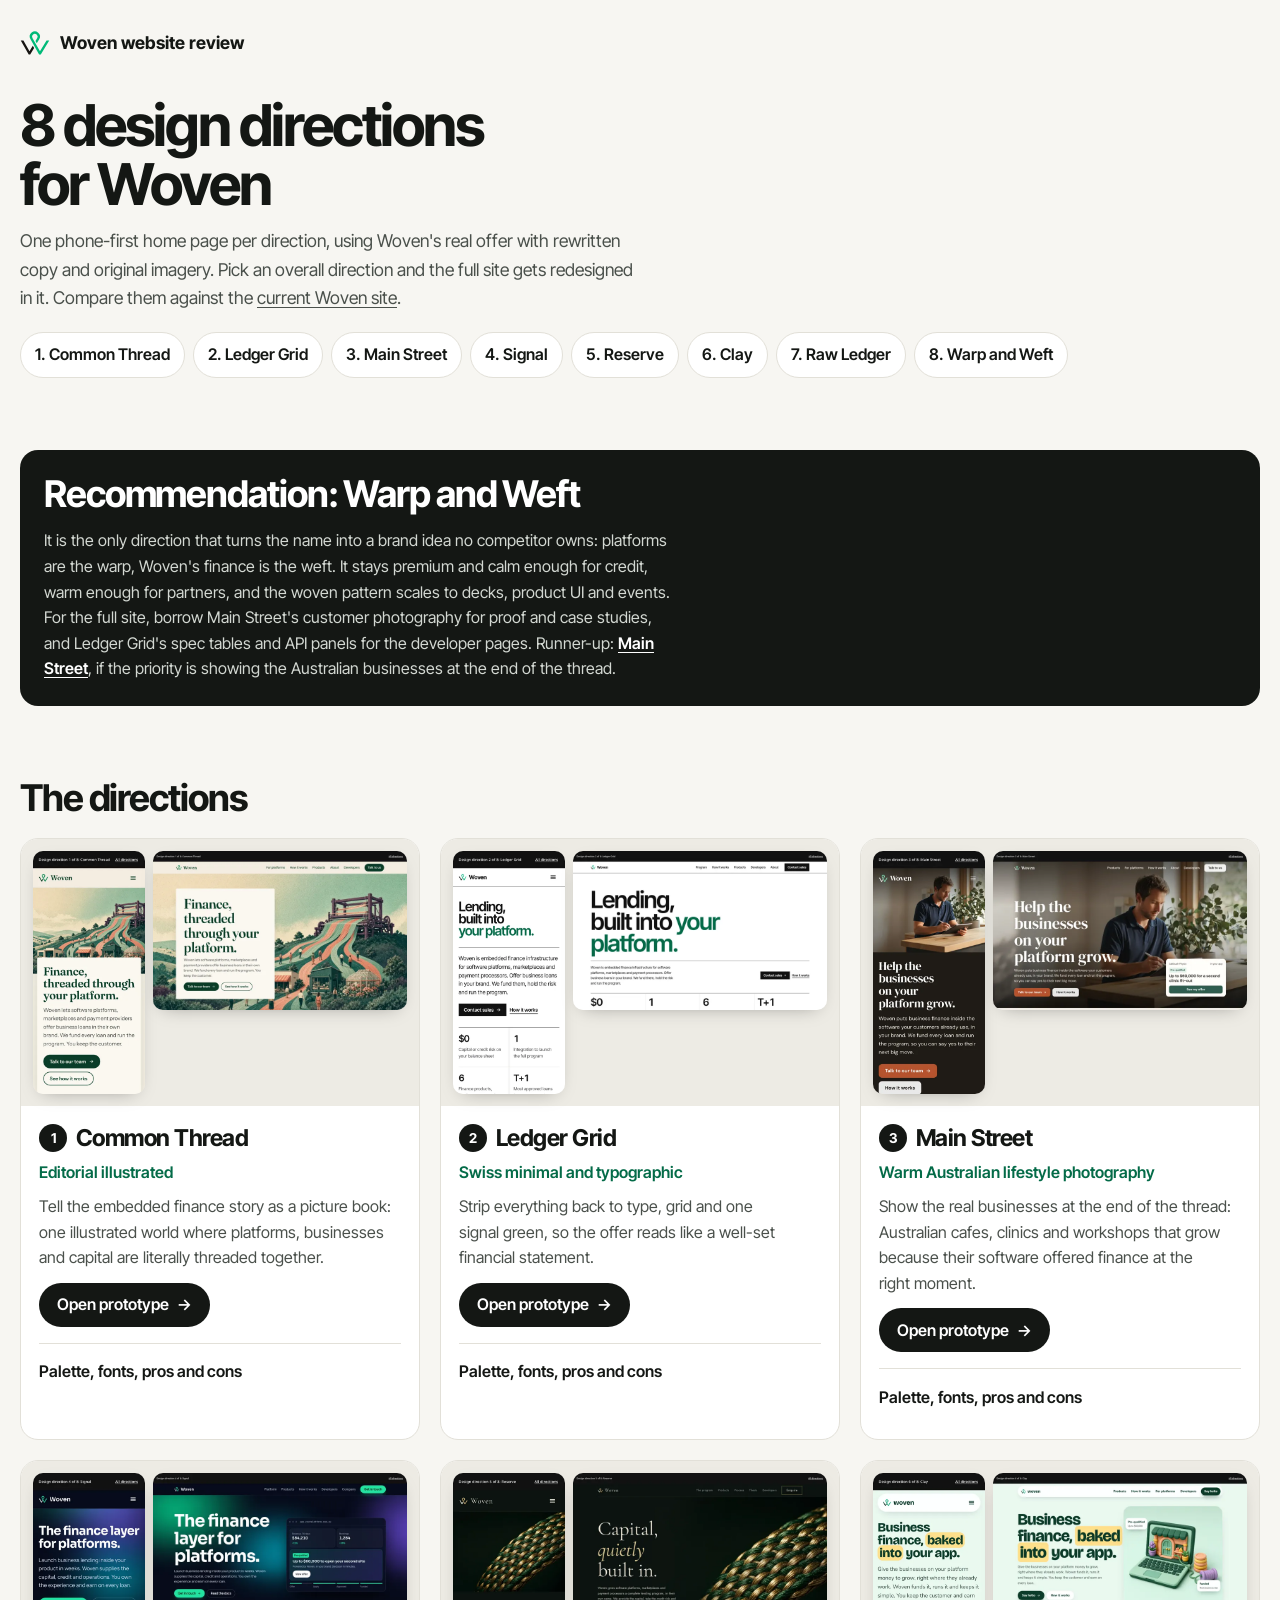
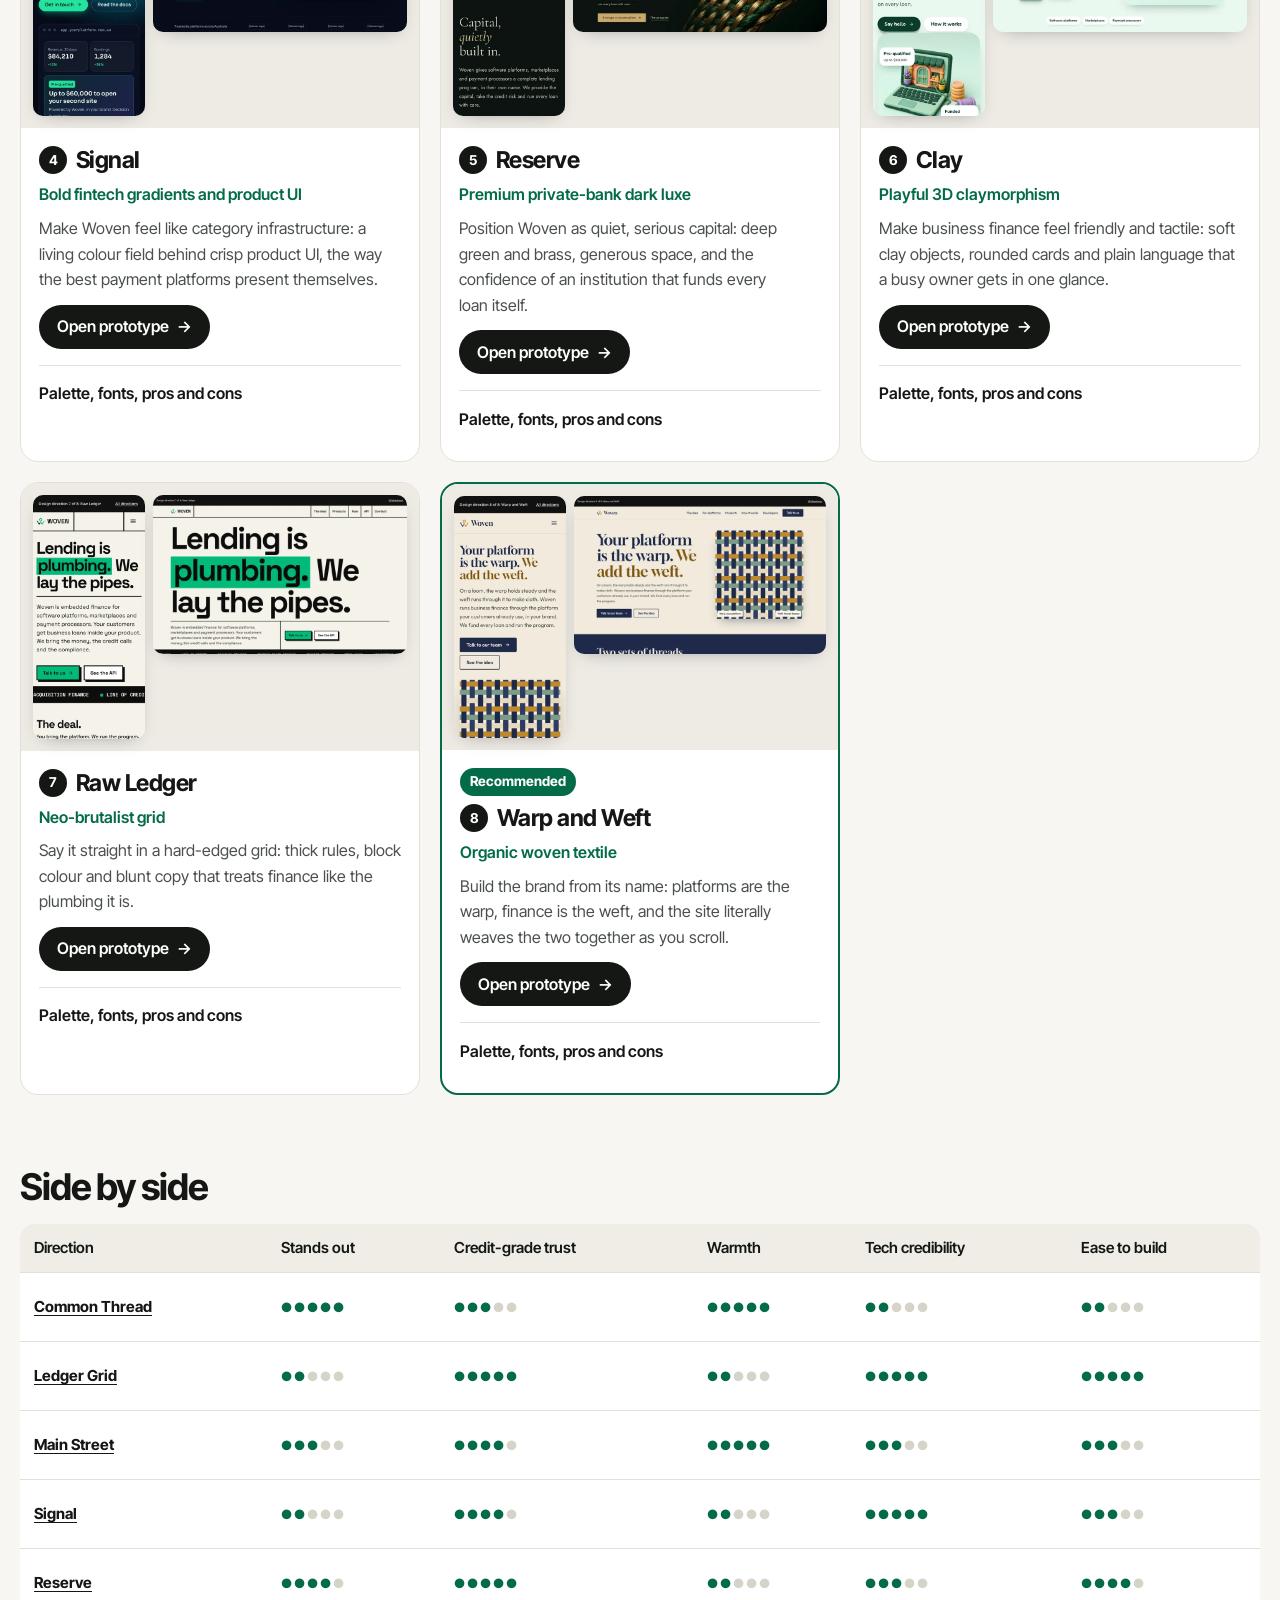
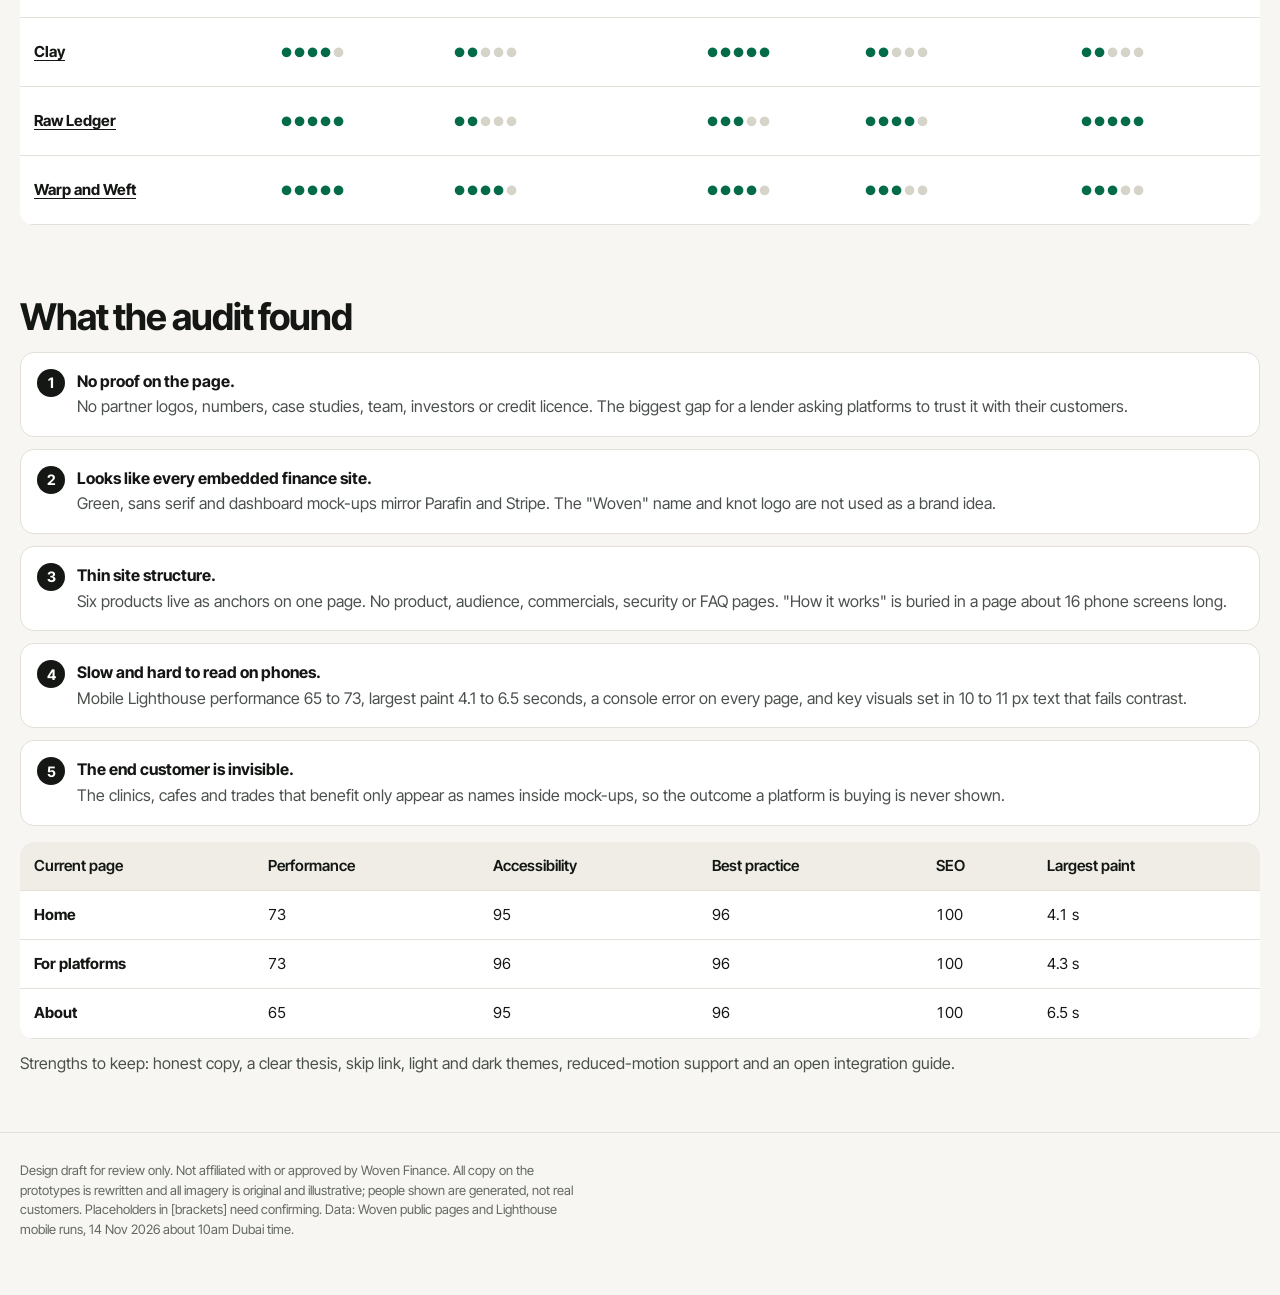
<file: index.html>
<!doctype html><html lang="en-AU"><head><meta charset="utf-8"><meta name="viewport" content="width=device-width, initial-scale=1, viewport-fit=cover">
<meta name="robots" content="noindex, nofollow, noarchive"><meta name="googlebot" content="noindex, nofollow">
<title>Woven website: 8 design directions (draft)</title>
<meta name="description" content="Draft comparison of 8 design directions for the Woven Finance website.">
<link rel="icon" href="assets/icon.svg" type="image/svg+xml">
<link rel="preconnect" href="https://fonts.googleapis.com"><link rel="preconnect" href="https://fonts.gstatic.com" crossorigin>
<link href="https://fonts.googleapis.com/css2?family=Inter+Tight:wght@400;500;600;700&display=swap" rel="stylesheet">
<link rel="stylesheet" href="assets/base.css">
<style>
:root{--ink:#141714;--body:#4A504B;--line:#E2E0D8;--bg:#F7F6F2;--card:#fff;--g:#046B48;--g2:#00BA78}
body{background:var(--bg);color:var(--ink);font:400 16px/1.6 "Inter Tight",system-ui,sans-serif}
:focus-visible{outline:3px solid var(--g);outline-offset:3px;border-radius:6px}
.w{width:min(1240px,100% - 32px);margin-inline:auto}
header{padding:28px 0 8px}
.brand{display:flex;align-items:center;gap:10px;font-weight:700;font-size:1.1rem}
.brand svg{width:30px;height:30px}
h1{font-size:clamp(2.1rem,6vw,3.6rem);line-height:1.02;letter-spacing:-.035em;margin:22px 0 14px;max-width:18ch}
.lede{font-size:1.1rem;color:var(--body);max-width:62ch}
.jump{display:flex;flex-wrap:wrap;gap:8px;margin:20px 0 0;list-style:none;padding:0}
.jump a{display:inline-flex;align-items:center;min-height:46px;padding:0 14px;border-radius:999px;background:var(--card);border:1px solid var(--line);text-decoration:none;font-weight:600}
.jump a:hover{border-color:var(--ink)}
section{padding:36px 0}
h2{font-size:clamp(1.6rem,4vw,2.3rem);letter-spacing:-.03em;line-height:1.1;margin-bottom:14px}
.recbox{background:var(--ink);color:#EDEFEA;border-radius:18px;padding:24px}
.recbox h2{color:#fff}
.recbox p{max-width:70ch;color:#D3D8D2}
.recbox a{color:#fff;font-weight:600}
.find{display:grid;gap:12px;counter-reset:f;list-style:none;padding:0}
.find li{counter-increment:f;background:var(--card);border:1px solid var(--line);border-radius:14px;padding:16px 16px 16px 56px;position:relative}
.find li::before{content:counter(f);position:absolute;left:16px;top:16px;width:28px;height:28px;border-radius:50%;background:var(--ink);color:#fff;display:grid;place-items:center;font-weight:700;font-size:.9rem}
.find b{display:block}
.find span{color:var(--body)}
.lh{overflow-x:auto;margin-top:16px}
table{border-collapse:collapse;width:100%;min-width:560px;background:var(--card);border-radius:14px;overflow:hidden;font-variant-numeric:tabular-nums}
th,td{padding:12px 14px;text-align:left;border-bottom:1px solid var(--line);font-size:.95rem}
tbody th a{display:inline-flex;align-items:center;min-height:44px;min-width:44px}
thead th{background:#EFEDE6;font-weight:600}
.dots{letter-spacing:2px;color:var(--g);font-size:.8rem;white-space:nowrap}.dots .off{color:#D6D3C8}
.grid{display:grid;gap:20px;margin-top:20px}
@media (min-width:760px){.grid{grid-template-columns:1fr 1fr}}
@media (min-width:1180px){.grid{grid-template-columns:repeat(3,1fr)}}
.card{background:var(--card);border:1px solid var(--line);border-radius:18px;overflow:hidden;display:flex;flex-direction:column}
.card.is-rec{border:2px solid var(--g)}
.thumbs{display:grid;grid-template-columns:30% 1fr;gap:8px;padding:12px;background:#EDEBE4;align-items:start}
.thumbs img{width:100%;height:auto;border-radius:10px;box-shadow:0 6px 18px -10px #0006}
.thumbs .ph{aspect-ratio:360/780;object-fit:cover;object-position:top}
.thumbs .dt{aspect-ratio:16/10;object-fit:cover;object-position:top}
.body{padding:18px 18px 20px;display:flex;flex-direction:column;gap:8px;flex:1}
.rec{align-self:flex-start;background:var(--g);color:#fff;font-weight:700;font-size:.85rem;padding:3px 10px;border-radius:999px}
.card h3{font-size:1.45rem;letter-spacing:-.02em;line-height:1.1}
.num{display:inline-grid;place-items:center;width:28px;height:28px;border-radius:50%;background:var(--ink);color:#fff;font-size:.85rem;vertical-align:3px;margin-right:4px}
.cat{color:var(--g);font-weight:600}
.thesis{color:var(--body)}
.open{display:inline-flex;align-items:center;gap:8px;min-height:44px;align-self:flex-start;padding:0 18px;border-radius:999px;background:var(--ink);color:#fff;text-decoration:none;font-weight:600;margin-top:4px}
.open:hover{background:var(--g)}
details{border-top:1px solid var(--line);margin-top:8px;padding-top:6px}
summary{cursor:pointer;min-height:44px;display:flex;align-items:center;font-weight:600}
details dl{display:grid;gap:4px}
details dt{font-weight:600;margin-top:8px}
details dd{color:var(--body)}
details ul{padding-left:18px;margin:0}
.sw{list-style:none;padding:0!important;display:grid;gap:6px}
.sw li{display:flex;align-items:center;gap:8px}
.sw span{width:22px;height:22px;border-radius:6px;border:1px solid #0002;flex:none}
.sw code{font-size:.8rem;color:var(--body)}
.docs a{font-weight:600}
footer{padding:28px 0 56px;color:var(--body);font-size:.92rem;border-top:1px solid var(--line);margin-top:20px}
</style></head><body>
<a class="skip" href="#main">Skip to content</a>
<header class="w"><div class="brand"><svg viewBox="40 40 502.6 502.6" aria-hidden="true"><g transform="translate(52.5 98.1)"><path fill="#171512" d="M0 149.5L133.3 386.5H158.4L223.8 277.5L201.8 238.4L146.5 330.5L44.7 149.5Z"/><path fill="#00BA78" d="M268.4 197.9L309.6 129.5A85.5 85.5 0 1 0 161.7 127.4L307.4 386.5H335.4L477.6 149.5H432.1L322 332.9L195.7 108.3A46.5 46.5 0 1 1 276.1 109.4L246.5 158.8Z"/></g></svg>Woven website review</div></header>
<main id="main">
<section class="w" style="padding-top:8px">
 <h1>8 design directions for Woven</h1>
 <p class="lede">One phone-first home page per direction, using Woven's real offer with rewritten copy and original imagery. Pick an overall direction and the full site gets redesigned in it. Compare them against the <a href="https://www.wovenfinance.com.au/" rel="noopener">current Woven site</a>.</p>
 <ul class="jump" role="list"><li><a href="common-thread/">1. Common Thread</a></li><li><a href="ledger-grid/">2. Ledger Grid</a></li><li><a href="main-street/">3. Main Street</a></li><li><a href="signal/">4. Signal</a></li><li><a href="reserve/">5. Reserve</a></li><li><a href="clay/">6. Clay</a></li><li><a href="raw-ledger/">7. Raw Ledger</a></li><li><a href="warp-weft/">8. Warp and Weft</a></li></ul>
</section>
<section class="w" aria-labelledby="rec-h"><div class="recbox">
 <h2 id="rec-h">Recommendation: Warp and Weft</h2>
 <p>It is the only direction that turns the name into a brand idea no competitor owns: platforms are the warp, Woven's finance is the weft. It stays premium and calm enough for credit, warm enough for partners, and the woven pattern scales to decks, product UI and events. For the full site, borrow Main Street's customer photography for proof and case studies, and Ledger Grid's spec tables and API panels for the developer pages. Runner-up: <a href="main-street/">Main Street</a>, if the priority is showing the Australian businesses at the end of the thread.</p>
</div></section>
<section class="w" id="directions" aria-labelledby="dir-h">
 <h2 id="dir-h">The directions</h2>
 <div class="grid"><article class="card" id="common-thread">
 <a class="thumbs" href="common-thread/" aria-label="Open Common Thread prototype">
  <img class="ph" src="assets/thumbs/common-thread-phone.webp" width="360" height="780" loading="lazy" alt="">
  <img class="dt" src="assets/thumbs/common-thread-desktop.webp" width="720" height="450" loading="lazy" alt="">
 </a>
 <div class="body">
  <h3><span class="num">1</span> Common Thread</h3>
  <p class="cat">Editorial illustrated</p>
  <p class="thesis">Tell the embedded finance story as a picture book: one illustrated world where platforms, businesses and capital are literally threaded together.</p>
  <a class="open" href="common-thread/">Open prototype <span aria-hidden="true">→</span></a>
  <details><summary>Palette, fonts, pros and cons</summary>
   <dl>
    <dt>Suits</dt><dd>A brand that wants warmth and memorability over spec-sheet credibility; strong for founders, partnerships and investor decks.</dd>
    <dt>Palette</dt><dd><ul class="sw" role="list"><li><span style="background:#F3EDE0"></span>Cream <code>#F3EDE0</code></li><li><span style="background:#0A3D2A"></span>Forest <code>#0A3D2A</code></li><li><span style="background:#B3E6CC"></span>Mint <code>#B3E6CC</code></li><li><span style="background:#E0663A"></span>Coral <code>#E0663A</code></li><li><span style="background:#4A2E3F"></span>Plum <code>#4A2E3F</code></li></ul></dd>
    <dt>Fonts (free)</dt><dd>Fraunces (display), Instrument Sans (text)</dd>
    <dt>Imagery</dt><dd>Grainy risograph-style scenes with small mixed figures, colour panels laid over the art.</dd>
    <dt>Motion</dt><dd>Slow parallax drift on the hero art, panels rise in once.</dd>
    <dt>Pros</dt><dd><ul><li>Instantly distinctive in a sea of dashboard screenshots</li><li>Explains an abstract product through metaphor</li><li>Same art can run across decks, socials and events</li></ul></dd>
    <dt>Cons</dt><dd><ul><li>Needs an ongoing illustration budget</li><li>Can feel soft to engineering buyers</li><li>Product UI is shown less</li></ul></dd>
   </dl>
  </details>
 </div>
</article><article class="card" id="ledger-grid">
 <a class="thumbs" href="ledger-grid/" aria-label="Open Ledger Grid prototype">
  <img class="ph" src="assets/thumbs/ledger-grid-phone.webp" width="360" height="780" loading="lazy" alt="">
  <img class="dt" src="assets/thumbs/ledger-grid-desktop.webp" width="720" height="450" loading="lazy" alt="">
 </a>
 <div class="body">
  <h3><span class="num">2</span> Ledger Grid</h3>
  <p class="cat">Swiss minimal and typographic</p>
  <p class="thesis">Strip everything back to type, grid and one signal green, so the offer reads like a well-set financial statement.</p>
  <a class="open" href="ledger-grid/">Open prototype <span aria-hidden="true">→</span></a>
  <details><summary>Palette, fonts, pros and cons</summary>
   <dl>
    <dt>Suits</dt><dd>Technical and finance buyers who distrust fluff: CTOs, CFOs, heads of product at vertical SaaS.</dd>
    <dt>Palette</dt><dd><ul class="sw" role="list"><li><span style="background:#FFFFFF"></span>Paper <code>#FFFFFF</code></li><li><span style="background:#111111"></span>Ink <code>#111111</code></li><li><span style="background:#D9D9D4"></span>Rule <code>#D9D9D4</code></li><li><span style="background:#00BA78"></span>Signal <code>#00BA78</code></li><li><span style="background:#046B48"></span>Deep green <code>#046B48</code></li></ul></dd>
    <dt>Fonts (free)</dt><dd>Inter Tight (display and text), IBM Plex Mono (API and figures)</dd>
    <dt>Imagery</dt><dd>None. Type, hairline rules, a real API call and a flow drawn in CSS.</dd>
    <dt>Motion</dt><dd>Rules draw in along the grid; numbers tick once on first view.</dd>
    <dt>Pros</dt><dd><ul><li>Fastest page of the set, almost no image weight</li><li>Looks serious and credit-grade</li><li>Easy to extend to docs and product pages</li></ul></dd>
    <dt>Cons</dt><dd><ul><li>Less emotional pull for business-owner stories</li><li>Relies on excellent copy</li><li>Swiss minimal is common in infrastructure</li></ul></dd>
   </dl>
  </details>
 </div>
</article><article class="card" id="main-street">
 <a class="thumbs" href="main-street/" aria-label="Open Main Street prototype">
  <img class="ph" src="assets/thumbs/main-street-phone.webp" width="360" height="780" loading="lazy" alt="">
  <img class="dt" src="assets/thumbs/main-street-desktop.webp" width="720" height="450" loading="lazy" alt="">
 </a>
 <div class="body">
  <h3><span class="num">3</span> Main Street</h3>
  <p class="cat">Warm Australian lifestyle photography</p>
  <p class="thesis">Show the real businesses at the end of the thread: Australian cafes, clinics and workshops that grow because their software offered finance at the right moment.</p>
  <a class="open" href="main-street/">Open prototype <span aria-hidden="true">→</span></a>
  <details><summary>Palette, fonts, pros and cons</summary>
   <dl>
    <dt>Suits</dt><dd>Platforms selling to trades, hospitality, health and retail; strong for partner co-marketing.</dd>
    <dt>Palette</dt><dd><ul class="sw" role="list"><li><span style="background:#F4EFE6"></span>Sand <code>#F4EFE6</code></li><li><span style="background:#2F5D50"></span>Eucalypt <code>#2F5D50</code></li><li><span style="background:#B5532E"></span>Terracotta <code>#B5532E</code></li><li><span style="background:#1F1B16"></span>Ink <code>#1F1B16</code></li><li><span style="background:#E9B949"></span>Wattle <code>#E9B949</code></li></ul></dd>
    <dt>Fonts (free)</dt><dd>DM Serif Display (display), DM Sans (text)</dd>
    <dt>Imagery</dt><dd>Candid, film-toned photography of owners and platform teams, with real product UI overlaid.</dd>
    <dt>Motion</dt><dd>Offer cards slide onto the photos; gentle crossfade between customer stories.</dd>
    <dt>Pros</dt><dd><ul><li>Most human and local of the set</li><li>Makes the end customer benefit obvious</li><li>Photography is easy to brief and replace</li></ul></dd>
    <dt>Cons</dt><dd><ul><li>Needs a real shoot to avoid stock feel</li><li>Platforms may want to see more of the tech</li><li>Heavier pages if images are not managed</li></ul></dd>
   </dl>
  </details>
 </div>
</article><article class="card" id="signal">
 <a class="thumbs" href="signal/" aria-label="Open Signal prototype">
  <img class="ph" src="assets/thumbs/signal-phone.webp" width="360" height="780" loading="lazy" alt="">
  <img class="dt" src="assets/thumbs/signal-desktop.webp" width="720" height="450" loading="lazy" alt="">
 </a>
 <div class="body">
  <h3><span class="num">4</span> Signal</h3>
  <p class="cat">Bold fintech gradients and product UI</p>
  <p class="thesis">Make Woven feel like category infrastructure: a living colour field behind crisp product UI, the way the best payment platforms present themselves.</p>
  <a class="open" href="signal/">Open prototype <span aria-hidden="true">→</span></a>
  <details><summary>Palette, fonts, pros and cons</summary>
   <dl>
    <dt>Suits</dt><dd>Fundraising moments, developer audiences, and competing head to head with global embedded finance players.</dd>
    <dt>Palette</dt><dd><ul class="sw" role="list"><li><span style="background:#070B1A"></span>Night <code>#070B1A</code></li><li><span style="background:#22E3A0"></span>Aurora green <code>#22E3A0</code></li><li><span style="background:#0FB5C9"></span>Teal <code>#0FB5C9</code></li><li><span style="background:#7B5CFF"></span>Violet <code>#7B5CFF</code></li><li><span style="background:#E8EEF9"></span>Mist <code>#E8EEF9</code></li></ul></dd>
    <dt>Fonts (free)</dt><dd>Sora (display), Manrope (text), JetBrains Mono (code)</dd>
    <dt>Imagery</dt><dd>No photos. An animated mesh gradient plus product UI built in code.</dd>
    <dt>Motion</dt><dd>Slow-moving aurora gradient; the offer widget assembles in four steps.</dd>
    <dt>Pros</dt><dd><ul><li>Signals scale and technical ambition</li><li>Product UI is the hero, so buyers see it working</li><li>Works well in dark rooms and on stage</li></ul></dd>
    <dt>Cons</dt><dd><ul><li>Gradient and dark UI is a well-worn fintech look</li><li>Harder to keep accessible on colour</li><li>Less Australian and less personal</li></ul></dd>
   </dl>
  </details>
 </div>
</article><article class="card" id="reserve">
 <a class="thumbs" href="reserve/" aria-label="Open Reserve prototype">
  <img class="ph" src="assets/thumbs/reserve-phone.webp" width="360" height="780" loading="lazy" alt="">
  <img class="dt" src="assets/thumbs/reserve-desktop.webp" width="720" height="450" loading="lazy" alt="">
 </a>
 <div class="body">
  <h3><span class="num">5</span> Reserve</h3>
  <p class="cat">Premium private-bank dark luxe</p>
  <p class="thesis">Position Woven as quiet, serious capital: deep green and brass, generous space, and the confidence of an institution that funds every loan itself.</p>
  <a class="open" href="reserve/">Open prototype <span aria-hidden="true">→</span></a>
  <details><summary>Palette, fonts, pros and cons</summary>
   <dl>
    <dt>Suits</dt><dd>Enterprise platforms, banks and investors; any moment where trust and balance sheet strength matter most.</dd>
    <dt>Palette</dt><dd><ul class="sw" role="list"><li><span style="background:#0B1310"></span>Bottle <code>#0B1310</code></li><li><span style="background:#123A2B"></span>Green <code>#123A2B</code></li><li><span style="background:#C8A96A"></span>Brass <code>#C8A96A</code></li><li><span style="background:#EFE8DA"></span>Ivory <code>#EFE8DA</code></li><li><span style="background:#9AA59F"></span>Ash <code>#9AA59F</code></li></ul></dd>
    <dt>Fonts (free)</dt><dd>Cormorant Garamond (display), Jost (text)</dd>
    <dt>Imagery</dt><dd>Dark still life: woven silk and brass loom parts, lit like jewellery.</dd>
    <dt>Motion</dt><dd>Very little. A slow light sweep across the hero weave, fades only.</dd>
    <dt>Pros</dt><dd><ul><li>Feels credit-grade and premium</li><li>Stands apart from bright fintech sites</li><li>Photography is simple to art direct</li></ul></dd>
    <dt>Cons</dt><dd><ul><li>May feel distant to small platforms</li><li>Dark pages need care for readability</li><li>Less room for playful product demos</li></ul></dd>
   </dl>
  </details>
 </div>
</article><article class="card" id="clay">
 <a class="thumbs" href="clay/" aria-label="Open Clay prototype">
  <img class="ph" src="assets/thumbs/clay-phone.webp" width="360" height="780" loading="lazy" alt="">
  <img class="dt" src="assets/thumbs/clay-desktop.webp" width="720" height="450" loading="lazy" alt="">
 </a>
 <div class="body">
  <h3><span class="num">6</span> Clay</h3>
  <p class="cat">Playful 3D claymorphism</p>
  <p class="thesis">Make business finance feel friendly and tactile: soft clay objects, rounded cards and plain language that a busy owner gets in one glance.</p>
  <a class="open" href="clay/">Open prototype <span aria-hidden="true">→</span></a>
  <details><summary>Palette, fonts, pros and cons</summary>
   <dl>
    <dt>Suits</dt><dd>Platforms whose customers are micro and small businesses; consumer-grade brands; social campaigns.</dd>
    <dt>Palette</dt><dd><ul class="sw" role="list"><li><span style="background:#EAF8F0"></span>Mint wash <code>#EAF8F0</code></li><li><span style="background:#0C3B2A"></span>Deep green <code>#0C3B2A</code></li><li><span style="background:#FFC9A8"></span>Peach <code>#FFC9A8</code></li><li><span style="background:#FFE08A"></span>Butter <code>#FFE08A</code></li><li><span style="background:#D9C8FF"></span>Lilac <code>#D9C8FF</code></li></ul></dd>
    <dt>Fonts (free)</dt><dd>Bricolage Grotesque (display), Nunito Sans (text)</dd>
    <dt>Imagery</dt><dd>Soft 3D clay renders of laptops, shops, coins, taps and paper planes.</dd>
    <dt>Motion</dt><dd>Springy hover on cards, objects bob gently, product tabs slide.</dd>
    <dt>Pros</dt><dd><ul><li>Approachable and memorable</li><li>Turns abstract products into objects</li><li>Great for social and onboarding</li></ul></dd>
    <dt>Cons</dt><dd><ul><li>Risk of looking juvenile for credit</li><li>3D assets need a consistent pipeline</li><li>Weaker signal for enterprise buyers</li></ul></dd>
   </dl>
  </details>
 </div>
</article><article class="card" id="raw-ledger">
 <a class="thumbs" href="raw-ledger/" aria-label="Open Raw Ledger prototype">
  <img class="ph" src="assets/thumbs/raw-ledger-phone.webp" width="360" height="780" loading="lazy" alt="">
  <img class="dt" src="assets/thumbs/raw-ledger-desktop.webp" width="720" height="450" loading="lazy" alt="">
 </a>
 <div class="body">
  <h3><span class="num">7</span> Raw Ledger</h3>
  <p class="cat">Neo-brutalist grid</p>
  <p class="thesis">Say it straight in a hard-edged grid: thick rules, block colour and blunt copy that treats finance like the plumbing it is.</p>
  <a class="open" href="raw-ledger/">Open prototype <span aria-hidden="true">→</span></a>
  <details><summary>Palette, fonts, pros and cons</summary>
   <dl>
    <dt>Suits</dt><dd>Developer-first audiences and challenger positioning; brands that want to be noticed and remembered.</dd>
    <dt>Palette</dt><dd><ul class="sw" role="list"><li><span style="background:#F5F3EA"></span>Bone <code>#F5F3EA</code></li><li><span style="background:#0D0D0D"></span>Black <code>#0D0D0D</code></li><li><span style="background:#00BA78"></span>Acid green <code>#00BA78</code></li><li><span style="background:#FFD23F"></span>Signal yellow <code>#FFD23F</code></li><li><span style="background:#FFFFFF"></span>White <code>#FFFFFF</code></li></ul></dd>
    <dt>Fonts (free)</dt><dd>Space Grotesk (display and text), Space Mono (figures and code)</dd>
    <dt>Imagery</dt><dd>None. Blocks, borders, a ticker and an honest API call.</dd>
    <dt>Motion</dt><dd>A product ticker, hard snap hovers, no easing on purpose.</dd>
    <dt>Pros</dt><dd><ul><li>Unmistakable and confident</li><li>Very light and fast</li><li>Developers tend to love it</li></ul></dd>
    <dt>Cons</dt><dd><ul><li>Divisive with conservative finance buyers</li><li>Easy to tip into gimmick</li><li>Needs disciplined copy to stay credible</li></ul></dd>
   </dl>
  </details>
 </div>
</article><article class="card is-rec" id="warp-weft">
 <a class="thumbs" href="warp-weft/" aria-label="Open Warp and Weft prototype">
  <img class="ph" src="assets/thumbs/warp-weft-phone.webp" width="360" height="780" loading="lazy" alt="">
  <img class="dt" src="assets/thumbs/warp-weft-desktop.webp" width="720" height="450" loading="lazy" alt="">
 </a>
 <div class="body">
  <p class="rec">Recommended</p><h3><span class="num">8</span> Warp and Weft</h3>
  <p class="cat">Organic woven textile</p>
  <p class="thesis">Build the brand from its name: platforms are the warp, finance is the weft, and the site literally weaves the two together as you scroll.</p>
  <a class="open" href="warp-weft/">Open prototype <span aria-hidden="true">→</span></a>
  <details><summary>Palette, fonts, pros and cons</summary>
   <dl>
    <dt>Suits</dt><dd>A long-term brand platform with a strong idea; partners who value craft and a story they can retell.</dd>
    <dt>Palette</dt><dd><ul class="sw" role="list"><li><span style="background:#F2EBDD"></span>Wool <code>#F2EBDD</code></li><li><span style="background:#1F2A4A"></span>Indigo <code>#1F2A4A</code></li><li><span style="background:#C08A2E"></span>Ochre <code>#C08A2E</code></li><li><span style="background:#7E9C86"></span>Eucalyptus <code>#7E9C86</code></li><li><span style="background:#14201B"></span>Deep <code>#14201B</code></li></ul></dd>
    <dt>Fonts (free)</dt><dd>Gloock (display), Outfit (text)</dd>
    <dt>Imagery</dt><dd>Macro textile photography plus code-drawn weave patterns that animate.</dd>
    <dt>Motion</dt><dd>Threads draw across the hero and interlace section by section.</dd>
    <dt>Pros</dt><dd><ul><li>The only direction that owns the name</li><li>Ownable pattern system for every touchpoint</li><li>Warm and premium at once</li></ul></dd>
    <dt>Cons</dt><dd><ul><li>Concept needs explaining internally</li><li>Pattern work takes design time</li><li>Must keep product clarity above the metaphor</li></ul></dd>
   </dl>
  </details>
 </div>
</article></div>
</section>
<section class="w" aria-labelledby="cmp-h">
 <h2 id="cmp-h">Side by side</h2>
 <div class="lh" role="region" tabindex="0" aria-label="Direction comparison table"><table><thead><tr><th scope="col">Direction</th><th scope="col">Stands out</th><th scope="col">Credit-grade trust</th><th scope="col">Warmth</th><th scope="col">Tech credibility</th><th scope="col">Ease to build</th></tr></thead><tbody><tr><th scope="row"><a href="#common-thread">Common Thread</a></th><td><span class="dots" aria-label="5 out of 5">●●●●●<span class="off"></span></span></td><td><span class="dots" aria-label="3 out of 5">●●●<span class="off">●●</span></span></td><td><span class="dots" aria-label="5 out of 5">●●●●●<span class="off"></span></span></td><td><span class="dots" aria-label="2 out of 5">●●<span class="off">●●●</span></span></td><td><span class="dots" aria-label="2 out of 5">●●<span class="off">●●●</span></span></td></tr><tr><th scope="row"><a href="#ledger-grid">Ledger Grid</a></th><td><span class="dots" aria-label="2 out of 5">●●<span class="off">●●●</span></span></td><td><span class="dots" aria-label="5 out of 5">●●●●●<span class="off"></span></span></td><td><span class="dots" aria-label="2 out of 5">●●<span class="off">●●●</span></span></td><td><span class="dots" aria-label="5 out of 5">●●●●●<span class="off"></span></span></td><td><span class="dots" aria-label="5 out of 5">●●●●●<span class="off"></span></span></td></tr><tr><th scope="row"><a href="#main-street">Main Street</a></th><td><span class="dots" aria-label="3 out of 5">●●●<span class="off">●●</span></span></td><td><span class="dots" aria-label="4 out of 5">●●●●<span class="off">●</span></span></td><td><span class="dots" aria-label="5 out of 5">●●●●●<span class="off"></span></span></td><td><span class="dots" aria-label="3 out of 5">●●●<span class="off">●●</span></span></td><td><span class="dots" aria-label="3 out of 5">●●●<span class="off">●●</span></span></td></tr><tr><th scope="row"><a href="#signal">Signal</a></th><td><span class="dots" aria-label="2 out of 5">●●<span class="off">●●●</span></span></td><td><span class="dots" aria-label="4 out of 5">●●●●<span class="off">●</span></span></td><td><span class="dots" aria-label="2 out of 5">●●<span class="off">●●●</span></span></td><td><span class="dots" aria-label="5 out of 5">●●●●●<span class="off"></span></span></td><td><span class="dots" aria-label="3 out of 5">●●●<span class="off">●●</span></span></td></tr><tr><th scope="row"><a href="#reserve">Reserve</a></th><td><span class="dots" aria-label="4 out of 5">●●●●<span class="off">●</span></span></td><td><span class="dots" aria-label="5 out of 5">●●●●●<span class="off"></span></span></td><td><span class="dots" aria-label="2 out of 5">●●<span class="off">●●●</span></span></td><td><span class="dots" aria-label="3 out of 5">●●●<span class="off">●●</span></span></td><td><span class="dots" aria-label="4 out of 5">●●●●<span class="off">●</span></span></td></tr><tr><th scope="row"><a href="#clay">Clay</a></th><td><span class="dots" aria-label="4 out of 5">●●●●<span class="off">●</span></span></td><td><span class="dots" aria-label="2 out of 5">●●<span class="off">●●●</span></span></td><td><span class="dots" aria-label="5 out of 5">●●●●●<span class="off"></span></span></td><td><span class="dots" aria-label="2 out of 5">●●<span class="off">●●●</span></span></td><td><span class="dots" aria-label="2 out of 5">●●<span class="off">●●●</span></span></td></tr><tr><th scope="row"><a href="#raw-ledger">Raw Ledger</a></th><td><span class="dots" aria-label="5 out of 5">●●●●●<span class="off"></span></span></td><td><span class="dots" aria-label="2 out of 5">●●<span class="off">●●●</span></span></td><td><span class="dots" aria-label="3 out of 5">●●●<span class="off">●●</span></span></td><td><span class="dots" aria-label="4 out of 5">●●●●<span class="off">●</span></span></td><td><span class="dots" aria-label="5 out of 5">●●●●●<span class="off"></span></span></td></tr><tr><th scope="row"><a href="#warp-weft">Warp and Weft</a></th><td><span class="dots" aria-label="5 out of 5">●●●●●<span class="off"></span></span></td><td><span class="dots" aria-label="4 out of 5">●●●●<span class="off">●</span></span></td><td><span class="dots" aria-label="4 out of 5">●●●●<span class="off">●</span></span></td><td><span class="dots" aria-label="3 out of 5">●●●<span class="off">●●</span></span></td><td><span class="dots" aria-label="3 out of 5">●●●<span class="off">●●</span></span></td></tr></tbody></table></div>
</section>
<section class="w" aria-labelledby="aud-h">
 <h2 id="aud-h">What the audit found</h2>
 <ol class="find" role="list">
  <li><b>No proof on the page.</b><span>No partner logos, numbers, case studies, team, investors or credit licence. The biggest gap for a lender asking platforms to trust it with their customers.</span></li>
  <li><b>Looks like every embedded finance site.</b><span>Green, sans serif and dashboard mock-ups mirror Parafin and Stripe. The "Woven" name and knot logo are not used as a brand idea.</span></li>
  <li><b>Thin site structure.</b><span>Six products live as anchors on one page. No product, audience, commercials, security or FAQ pages. "How it works" is buried in a page about 16 phone screens long.</span></li>
  <li><b>Slow and hard to read on phones.</b><span>Mobile Lighthouse performance 65 to 73, largest paint 4.1 to 6.5 seconds, a console error on every page, and key visuals set in 10 to 11 px text that fails contrast.</span></li>
  <li><b>The end customer is invisible.</b><span>The clinics, cafes and trades that benefit only appear as names inside mock-ups, so the outcome a platform is buying is never shown.</span></li>
 </ol>
 <div class="lh" role="region" tabindex="0" aria-label="Lighthouse scores table"><table><caption class="sr-only">Lighthouse mobile scores for the current Woven site</caption><thead><tr><th scope="col">Current page</th><th scope="col">Performance</th><th scope="col">Accessibility</th><th scope="col">Best practice</th><th scope="col">SEO</th><th scope="col">Largest paint</th></tr></thead><tbody>
 <tr><th scope="row">Home</th><td>73</td><td>95</td><td>96</td><td>100</td><td>4.1 s</td></tr>
 <tr><th scope="row">For platforms</th><td>73</td><td>96</td><td>96</td><td>100</td><td>4.3 s</td></tr>
 <tr><th scope="row">About</th><td>65</td><td>95</td><td>96</td><td>100</td><td>6.5 s</td></tr>
 </tbody></table></div>
 <p style="margin-top:12px;color:var(--body)">Strengths to keep: honest copy, a clear thesis, skip link, light and dark themes, reduced-motion support and an open integration guide.</p>
</section>
</main>
<footer><div class="w"><p class="draftnote">Design draft for review only. Not affiliated with or approved by Woven Finance. All copy on the prototypes is rewritten and all imagery is original and illustrative; people shown are generated, not real customers. Placeholders in [brackets] need confirming. Data: Woven public pages and Lighthouse mobile runs, 14 Nov 2026 about 10am Dubai time.</p></div></footer>
</body></html>
</file>
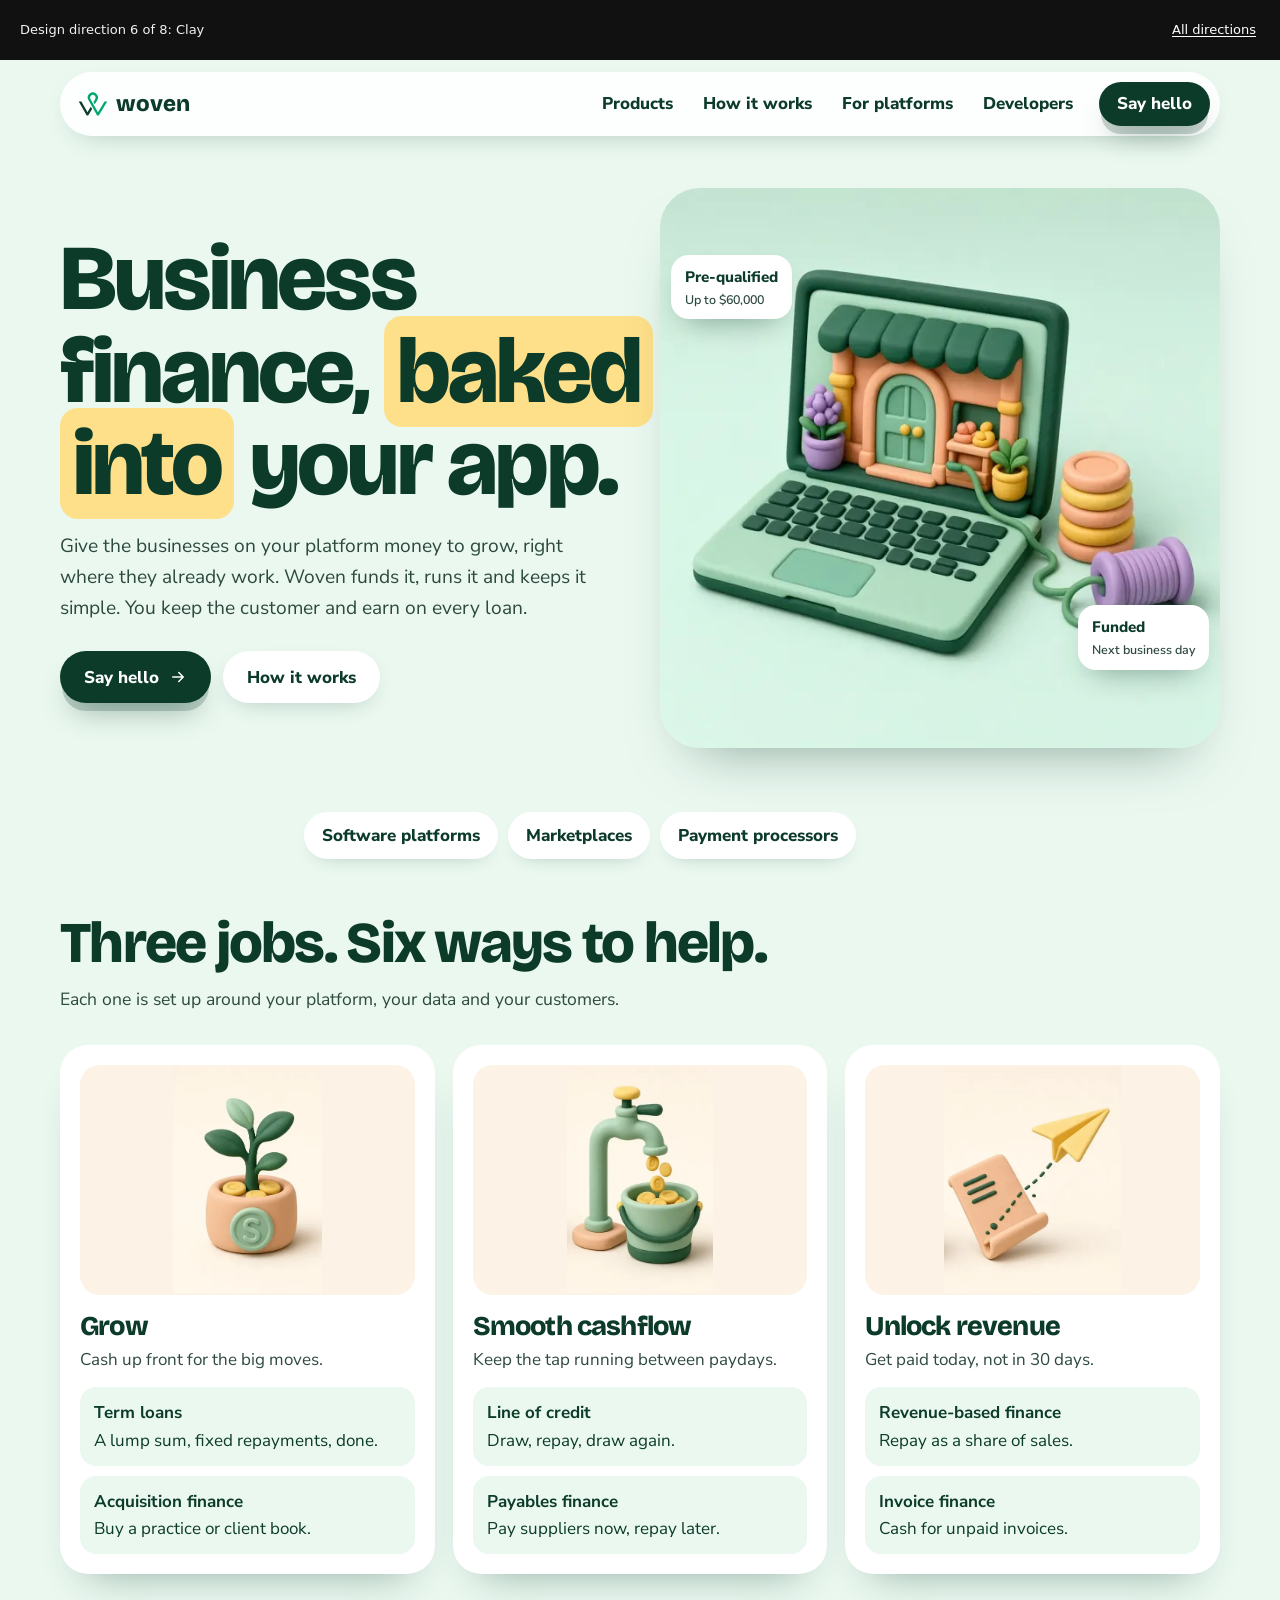
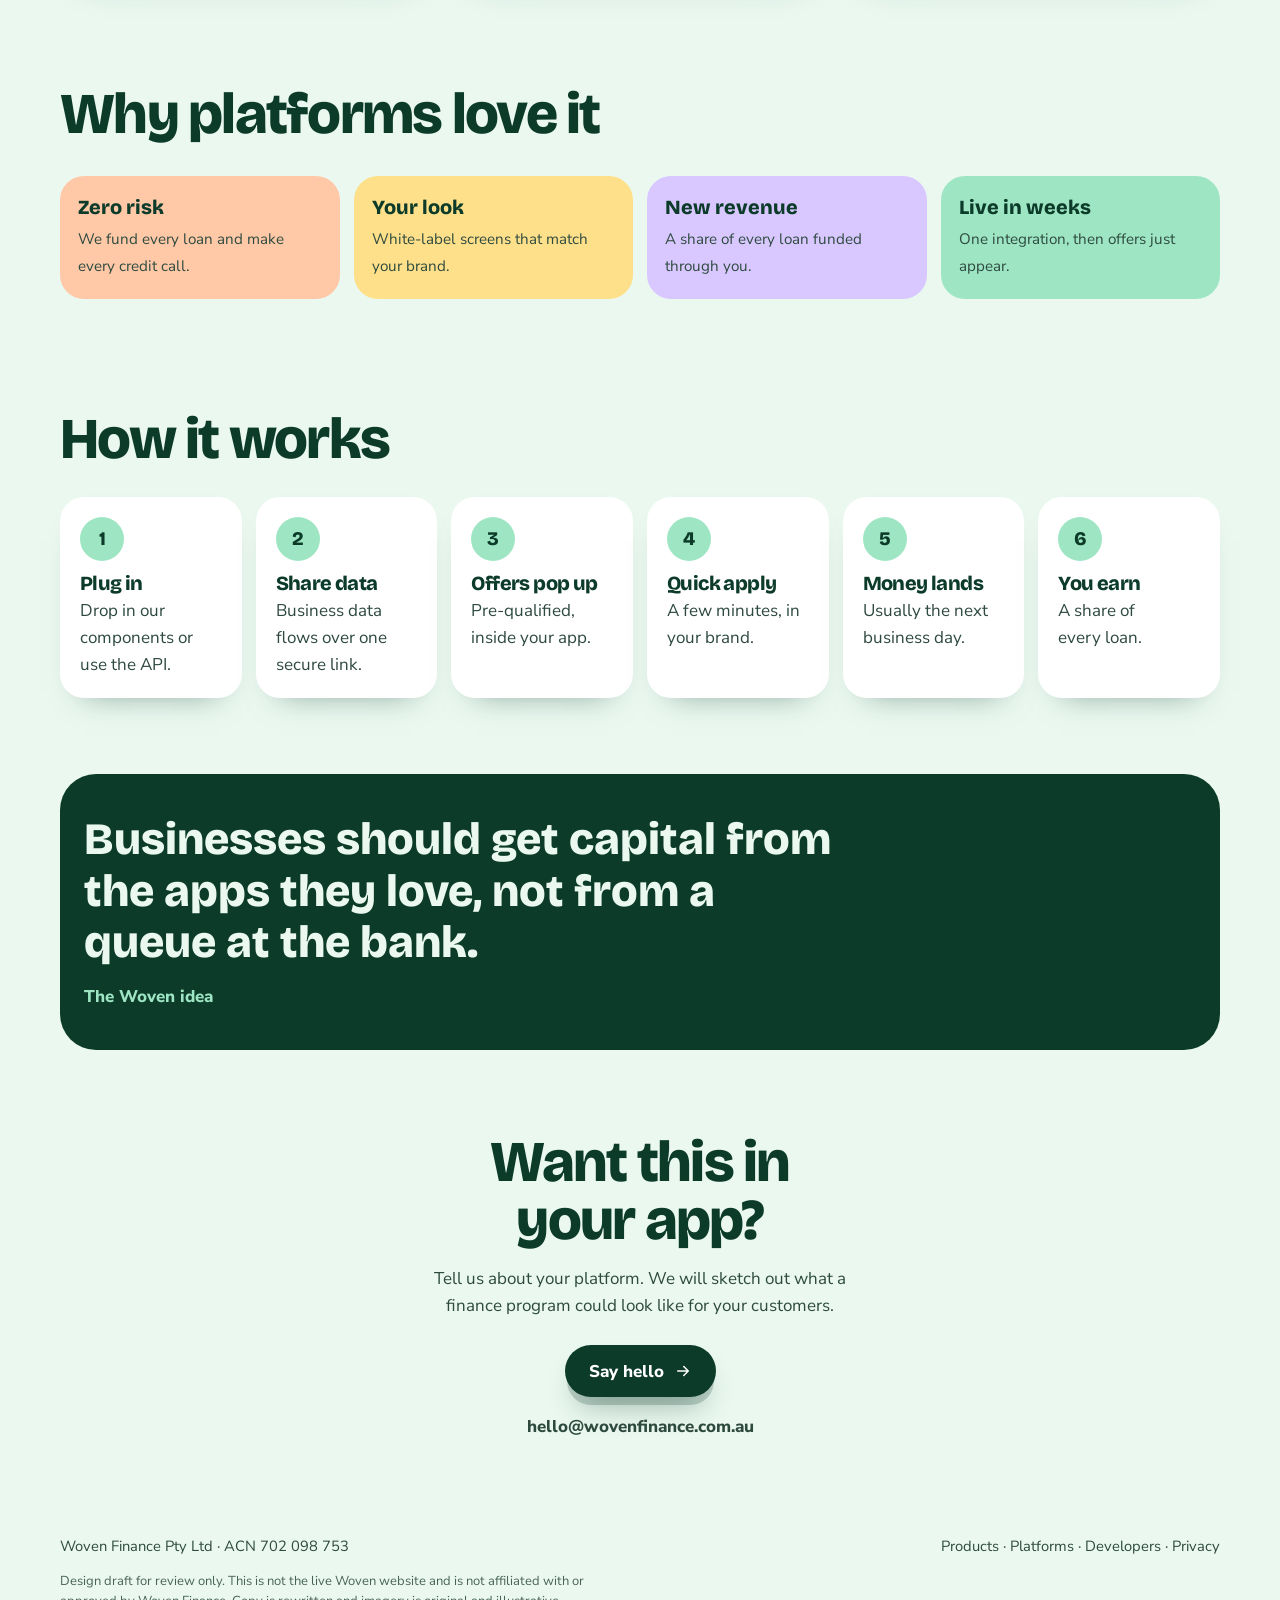
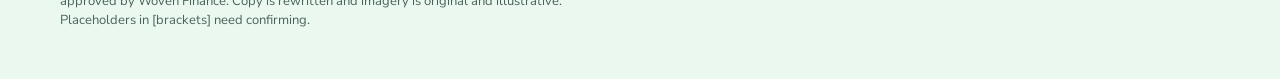
<file: clay/index.html>
<!doctype html><html lang="en-AU"><head><meta charset="utf-8"><meta name="viewport" content="width=device-width, initial-scale=1, viewport-fit=cover">
<meta name="robots" content="noindex, nofollow, noarchive"><meta name="googlebot" content="noindex, nofollow">
<link rel="icon" href="../assets/icon.svg" type="image/svg+xml">
<link rel="stylesheet" href="../assets/base.css"><script src="../assets/proto.js" defer></script>
<link rel="preconnect" href="https://fonts.googleapis.com"><link rel="preconnect" href="https://fonts.gstatic.com" crossorigin>
<title>Woven: finance your customers will actually use | Clay draft</title>
<meta name="description" content="Design direction draft: Woven embedded business finance for platforms, playful 3D clay style.">
<link href="https://fonts.googleapis.com/css2?family=Bricolage+Grotesque:opsz,wght@12..96,600;12..96,800&family=Nunito+Sans:opsz,wght@6..12,400;6..12,600;6..12,800&display=swap" rel="stylesheet">
<style>
:root{--wash:#EAF8F0;--white:#fff;--deep:#0C3B2A;--body:#2E4A3F;--peach:#FFC9A8;--butter:#FFE08A;--lilac:#D9C8FF;--mint:#9EE6C3;--green:#046B48;--mark:#00A86B;--r:28px}
body{background:var(--wash);color:var(--deep);font:400 17px/1.6 "Nunito Sans",system-ui,sans-serif}
::selection{background:var(--butter)}
:focus-visible{outline:3px solid var(--green);outline-offset:3px;border-radius:12px}
.w{width:min(1160px,100% - 32px);margin-inline:auto}
h1,h2,h3{font-family:"Bricolage Grotesque",system-ui,sans-serif;font-weight:800;letter-spacing:-.03em;line-height:1}
h2{font-size:clamp(2.1rem,6vw,3.6rem)}
.btn{display:inline-flex;align-items:center;gap:10px;min-height:52px;padding:0 24px;border-radius:999px;font-weight:800;text-decoration:none;transition:transform .35s cubic-bezier(.34,1.56,.64,1),box-shadow .3s}
.btn:hover{transform:translateY(-3px) scale(1.02)}
.btn-p{background:var(--deep);color:#fff;box-shadow:0 10px 0 -2px #0C3B2A33,0 18px 30px -12px #0C3B2A66}
.btn-s{background:#fff;color:var(--deep);box-shadow:0 8px 24px -12px #0C3B2A55}
.hdr{padding:12px 0;position:sticky;top:0;z-index:20}
.hdr .w{display:flex;align-items:center;gap:12px;min-height:64px;background:#ffffffE6;backdrop-filter:blur(10px);border-radius:999px;padding:0 10px 0 18px;box-shadow:0 10px 30px -18px #0C3B2A66}
.brand{display:flex;align-items:center;gap:8px;color:var(--deep);text-decoration:none;font:800 1.4rem/1 "Bricolage Grotesque",sans-serif;min-height:44px}
.brand .mark{width:30px;height:30px}
.nav{margin-left:auto}.nav ul{display:flex;gap:2px;list-style:none;margin:0;padding:0}
.nav a{display:flex;align-items:center;min-height:44px;padding:0 14px;border-radius:999px;color:var(--deep);text-decoration:none;font-weight:800}
.nav a:hover{background:var(--wash)}
.hdr .btn{min-height:44px;padding:0 18px}
.menu-btn{margin-left:auto;color:var(--deep);border-radius:50%}
@media (max-width:899px){.nav{position:absolute;top:84px;left:16px;right:16px;background:#fff;border-radius:24px;padding:10px;box-shadow:0 20px 40px -20px #0C3B2A88}.nav ul{flex-direction:column}.nav a{min-height:54px;font-size:1.15rem}.hdr .btn{display:none}}
@media (min-width:900px){.menu-btn{display:none}}
.hero{padding:20px 0 40px}
.hero .w{display:grid;gap:12px;align-items:center}
.hero h1{font-size:clamp(2.8rem,10vw,5.8rem)}
.hero h1 span{background:var(--butter);border-radius:18px;padding:0 .14em;box-decoration-break:clone;-webkit-box-decoration-break:clone}
.hero p{font-size:1.2rem;color:var(--body);max-width:44ch;margin:20px 0 28px}
.acts{display:flex;flex-wrap:wrap;gap:12px}
.hero figure{position:relative}
.hero figure img{width:100%;max-width:560px;margin:auto;border-radius:40px;box-shadow:0 30px 60px -36px #0C3B2A88;animation:bob 6s ease-in-out infinite}
@keyframes bob{50%{transform:translateY(-10px) rotate(-.6deg)}}
.chip{position:absolute;background:#fff;border-radius:18px;padding:10px 14px;font-weight:800;box-shadow:0 14px 30px -14px #0C3B2A77;font-size:.95rem}
.chip small{display:block;font-weight:600;color:var(--body);font-size:.78rem}
.chip.a{left:2%;top:12%}.chip.b{right:2%;bottom:14%}
@media (min-width:900px){.hero .w{grid-template-columns:1.05fr 1fr}.hero{padding:40px 0 64px}}
.who{display:flex;flex-wrap:wrap;gap:10px;justify-content:center;padding:8px 0 40px;list-style:none;margin:0}
.who li{background:#fff;border-radius:999px;padding:10px 18px;font-weight:800;box-shadow:0 8px 20px -14px #0C3B2A66}
.sec{padding:56px 0}
.sec .sub{color:var(--body);max-width:52ch;margin-top:12px;font-size:1.1rem}
.prods{display:grid;gap:18px;margin-top:32px}
.prod{background:#fff;border-radius:var(--r);padding:20px;box-shadow:0 24px 40px -28px #0C3B2A77;transition:transform .4s cubic-bezier(.34,1.56,.64,1)}
.prod:hover{transform:translateY(-6px) rotate(-.4deg)}
.prod .art{border-radius:20px;background:#FCF2E5;height:230px;display:grid;place-items:center;overflow:hidden;margin-bottom:18px}
.prod .art img{height:226px;width:auto;object-fit:contain}
.prod h3{font-size:1.7rem;margin-bottom:6px}
.prod>p{color:var(--body);margin-bottom:14px}
.prod ul{list-style:none;padding:0;margin:0;display:grid;gap:10px}
.prod li{background:var(--wash);border-radius:16px;padding:12px 14px}
.prod li b{display:block}
@media (min-width:900px){.prods{grid-template-columns:repeat(3,1fr)}}
.perks{display:grid;gap:14px;margin-top:32px;grid-template-columns:1fr 1fr}
.perk{border-radius:24px;padding:20px 18px;background:var(--tone)}
.perk b{display:block;font:800 1.25rem/1.15 "Bricolage Grotesque",sans-serif;margin-bottom:6px}
.perk span{color:var(--body);font-size:.95rem}
@media (min-width:900px){.perks{grid-template-columns:repeat(4,1fr)}}
.steps{display:flex;gap:14px;overflow-x:auto;scroll-snap-type:x mandatory;padding:8px 4px 20px;margin-top:28px;list-style:none;counter-reset:s}
.steps li{counter-increment:s;flex:0 0 78%;max-width:300px;scroll-snap-align:start;background:#fff;border-radius:24px;padding:20px;box-shadow:0 18px 30px -24px #0C3B2A88}
.steps li::before{content:counter(s);display:grid;place-items:center;width:44px;height:44px;border-radius:50%;background:var(--mint);font:800 1.2rem "Bricolage Grotesque",sans-serif;margin-bottom:12px}
.steps h3{font-size:1.25rem;margin-bottom:4px}
.steps p{color:var(--body)}
@media (min-width:900px){.steps{display:grid;grid-template-columns:repeat(6,1fr);overflow:visible}.steps li{max-width:none}}
.big-quote{background:var(--deep);color:#EAF8F0;border-radius:36px;padding:40px 24px;margin:20px auto}
.big-quote p{font:800 clamp(1.6rem,4.4vw,2.8rem)/1.15 "Bricolage Grotesque",sans-serif;max-width:26ch}
.big-quote span{display:block;margin-top:14px;color:var(--mint);font-weight:800}
.cta{text-align:center;padding:64px 0 48px}
.cta h2{max-width:14ch;margin:0 auto}
.cta p{color:var(--body);max-width:44ch;margin:16px auto 26px}
footer{padding:20px 0 48px;color:var(--body);font-size:.92rem}
footer .row{display:flex;flex-wrap:wrap;justify-content:space-between;gap:8px 20px;margin-bottom:14px}
</style></head><body>
<a class="skip" href="#main">Skip to content</a>
<div class="draftbar" role="note"><span>Design direction 6 of 8: Clay</span><a href="../">All directions</a></div>
<header class="hdr"><div class="w">
 <a class="brand" href="#top" aria-label="Woven home"><svg class="mark" viewBox="40 40 502.6 502.6" aria-hidden="true" focusable="false"><g transform="translate(52.5 98.1)"><path fill="currentColor" d="M0 149.5L133.3 386.5H158.4L223.8 277.5L201.8 238.4L146.5 330.5L44.7 149.5Z"/><path fill="var(--mark,#00BA78)" d="M268.4 197.9L309.6 129.5A85.5 85.5 0 1 0 161.7 127.4L307.4 386.5H335.4L477.6 149.5H432.1L322 332.9L195.7 108.3A46.5 46.5 0 1 1 276.1 109.4L246.5 158.8Z"/></g></svg>woven</a>
 <button class="menu-btn" data-menu aria-expanded="false" aria-controls="nav" aria-label="Menu"><svg viewBox="0 0 24 24" fill="none" stroke="currentColor" stroke-width="2" stroke-linecap="round" aria-hidden="true"><path d="M4 7h16M4 12h16M4 17h16"/></svg></button>
 <nav class="nav" id="nav" data-nav aria-label="Main"><ul><li><a href="#products">Products</a></li><li><a href="#how">How it works</a></li><li><a href="#why">For platforms</a></li><li><a href="#contact">Developers</a></li></ul></nav>
 <a class="btn btn-p" href="#contact">Say hello</a>
</div></header>
<main id="main">
<section class="hero" id="top" aria-labelledby="h1"><div class="w">
 <div><h1 id="h1">Business finance, <span>baked into</span> your app.</h1>
 <p>Give the businesses on your platform money to grow, right where they already work. Woven funds it, runs it and keeps it simple. You keep the customer and earn on every loan.</p>
 <div class="acts"><a class="btn btn-p" href="#contact">Say hello <svg class="arw" viewBox="0 0 24 24" width="18" height="18" fill="none" stroke="currentColor" stroke-width="2" stroke-linecap="round" stroke-linejoin="round" aria-hidden="true"><path d="M5 12h14M13 6l6 6-6 6"/></svg></a><a class="btn btn-s" href="#how">How it works</a></div></div>
 <figure><img src="../assets/img/d6-hero.webp" srcset="../assets/img/d6-hero-sm.webp 640w, ../assets/img/d6-hero.webp 1024w" sizes="(min-width:900px) 45vw, 100vw" width="1024" height="1024" alt="A soft clay laptop with a little shopfront popping out of the screen, next to a stack of clay coins and a thread spool." fetchpriority="high">
 <span class="chip a" aria-hidden="true">Pre-qualified<small>Up to $60,000</small></span><span class="chip b" aria-hidden="true">Funded<small>Next business day</small></span></figure>
</div></section>
<ul class="who w" role="list" aria-label="Who Woven is for"><li>Software platforms</li><li>Marketplaces</li><li>Payment processors</li></ul>
<section class="sec w" id="products" aria-labelledby="pr-h">
 <h2 id="pr-h">Three jobs. Six ways to help.</h2>
 <p class="sub">Each one is set up around your platform, your data and your customers.</p>
 <div class="prods">
  <article class="prod reveal" style="--tone:#FDE6D6"><div class="art"><img src="../assets/img/d6-p1.webp" width="395" height="600" loading="lazy" alt="Clay plant sprouting from a pot of coins."></div><h3>Grow</h3><p>Cash up front for the big moves.</p><ul role="list"><li><b>Term loans</b>A lump sum, fixed repayments, done.</li><li><b>Acquisition finance</b>Buy a practice or client book.</li></ul></article>
  <article class="prod reveal" style="--tone:#DDF5E8"><div class="art"><img src="../assets/img/d6-p2.webp" width="390" height="600" loading="lazy" alt="Clay tap pouring coins into a bucket."></div><h3>Smooth cashflow</h3><p>Keep the tap running between paydays.</p><ul role="list"><li><b>Line of credit</b>Draw, repay, draw again.</li><li><b>Payables finance</b>Pay suppliers now, repay later.</li></ul></article>
  <article class="prod reveal" style="--tone:#FFF3C9"><div class="art"><img src="../assets/img/d6-p3.webp" width="470" height="600" loading="lazy" alt="Clay invoice turning into a paper plane."></div><h3>Unlock revenue</h3><p>Get paid today, not in 30 days.</p><ul role="list"><li><b>Revenue-based finance</b>Repay as a share of sales.</li><li><b>Invoice finance</b>Cash for unpaid invoices.</li></ul></article>
 </div>
</section>
<section class="sec w" id="why" aria-labelledby="why-h">
 <h2 id="why-h">Why platforms love it</h2>
 <div class="perks">
  <div class="perk reveal" style="--tone:var(--peach)"><b>Zero risk</b><span>We fund every loan and make every credit call.</span></div>
  <div class="perk reveal" style="--tone:var(--butter)"><b>Your look</b><span>White-label screens that match your brand.</span></div>
  <div class="perk reveal" style="--tone:var(--lilac)"><b>New revenue</b><span>A share of every loan funded through you.</span></div>
  <div class="perk reveal" style="--tone:var(--mint)"><b>Live in weeks</b><span>One integration, then offers just appear.</span></div>
 </div>
</section>
<section class="sec w" id="how" aria-labelledby="how-h">
 <h2 id="how-h">How it works</h2>
 <ol class="steps" role="list" tabindex="0" aria-label="Steps, swipe for more on phones">
  <li><h3>Plug in</h3><p>Drop in our components or use the API.</p></li>
  <li><h3>Share data</h3><p>Business data flows over one secure link.</p></li>
  <li><h3>Offers pop up</h3><p>Pre-qualified, inside your app.</p></li>
  <li><h3>Quick apply</h3><p>A few minutes, in your brand.</p></li>
  <li><h3>Money lands</h3><p>Usually the next business day.</p></li>
  <li><h3>You earn</h3><p>A share of every loan.</p></li>
 </ol>
</section>
<section class="w" aria-label="Thesis"><div class="big-quote reveal"><p>Businesses should get capital from the apps they love, not from a queue at the bank.</p><span>The Woven idea</span></div></section>
<section class="cta w" id="contact" aria-labelledby="c-h"><h2 id="c-h">Want this in your app?</h2><p>Tell us about your platform. We will sketch out what a finance program could look like for your customers.</p><a class="btn btn-p" href="#contact">Say hello <svg class="arw" viewBox="0 0 24 24" width="18" height="18" fill="none" stroke="currentColor" stroke-width="2" stroke-linecap="round" stroke-linejoin="round" aria-hidden="true"><path d="M5 12h14M13 6l6 6-6 6"/></svg></a><p style="margin-top:16px;font-weight:800">hello@wovenfinance.com.au</p></section>
</main>
<footer><div class="w"><div class="row"><span>Woven Finance Pty Ltd · ACN 702 098 753</span><span>Products · Platforms · Developers · Privacy</span></div><p class="draftnote">Design draft for review only. This is not the live Woven website and is not affiliated with or approved by Woven Finance. Copy is rewritten and imagery is original and illustrative. Placeholders in [brackets] need confirming.</p></div></footer>
</body></html>
</file>
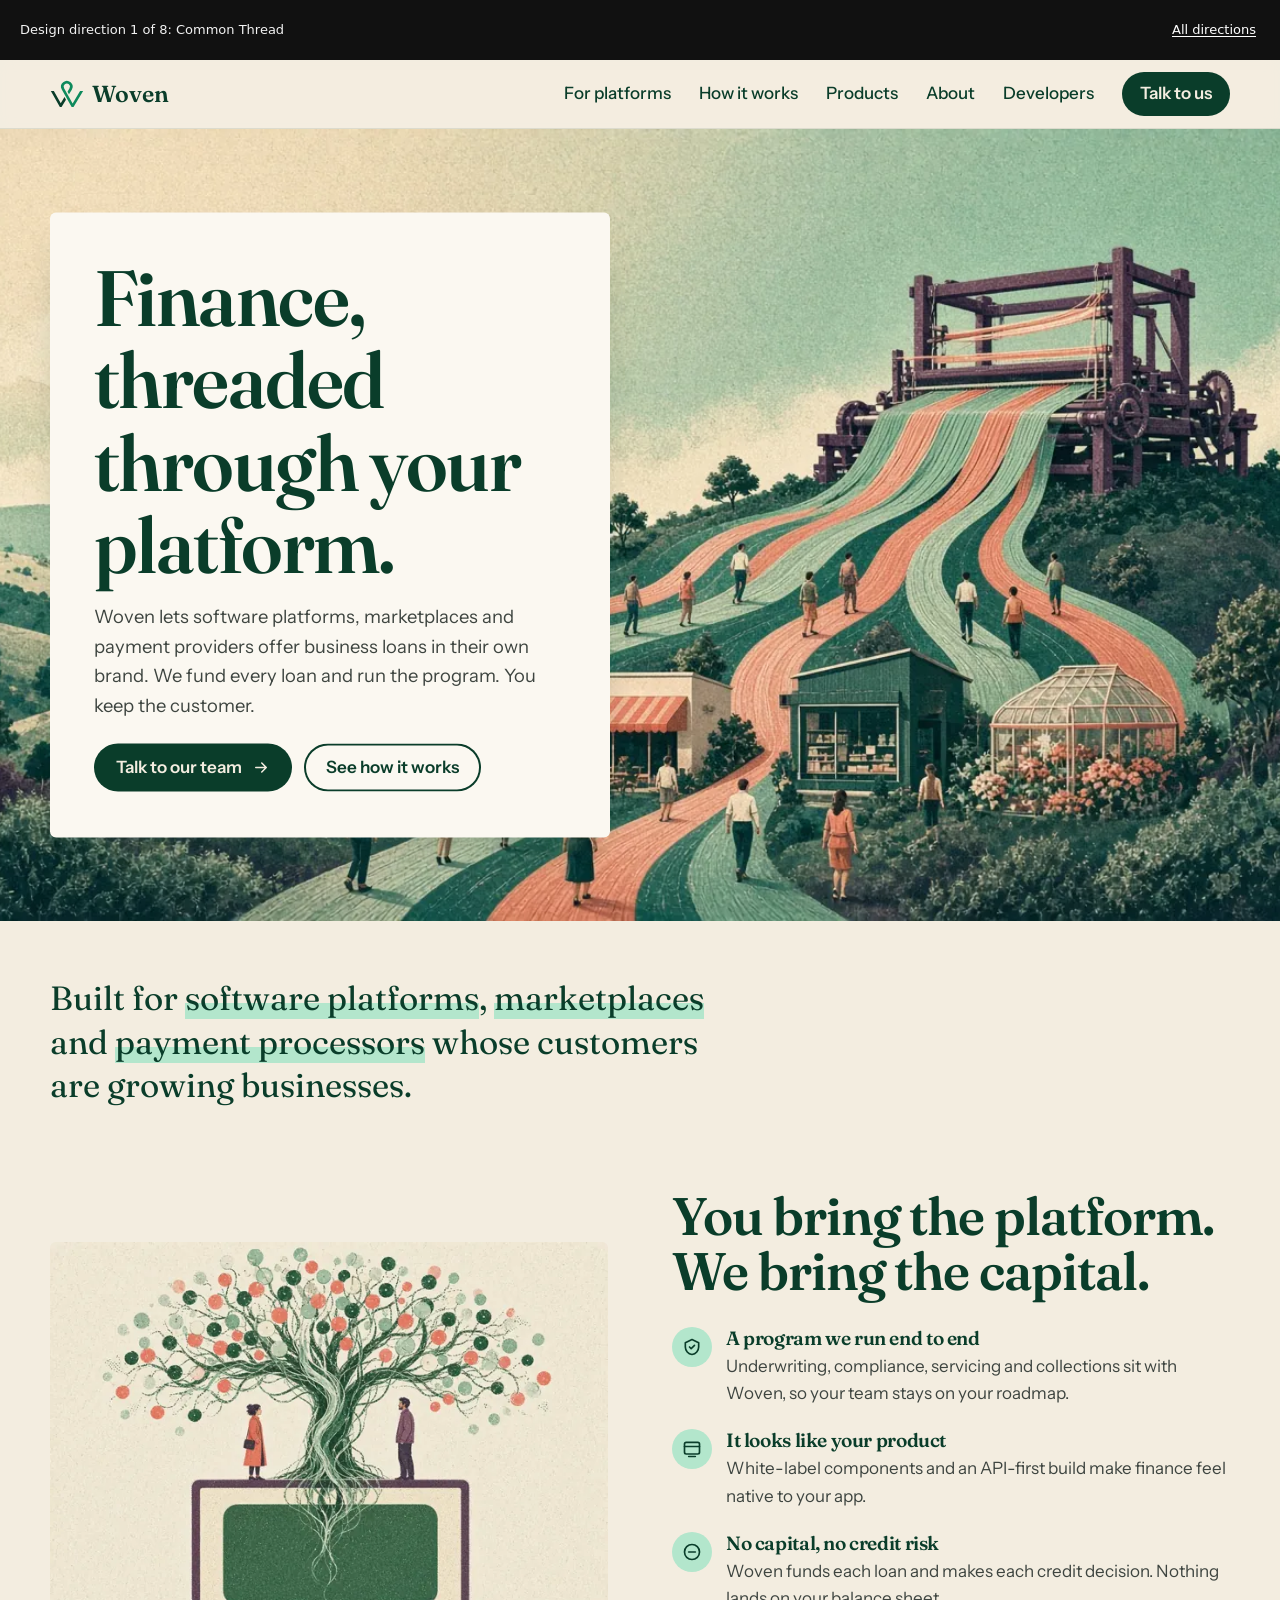
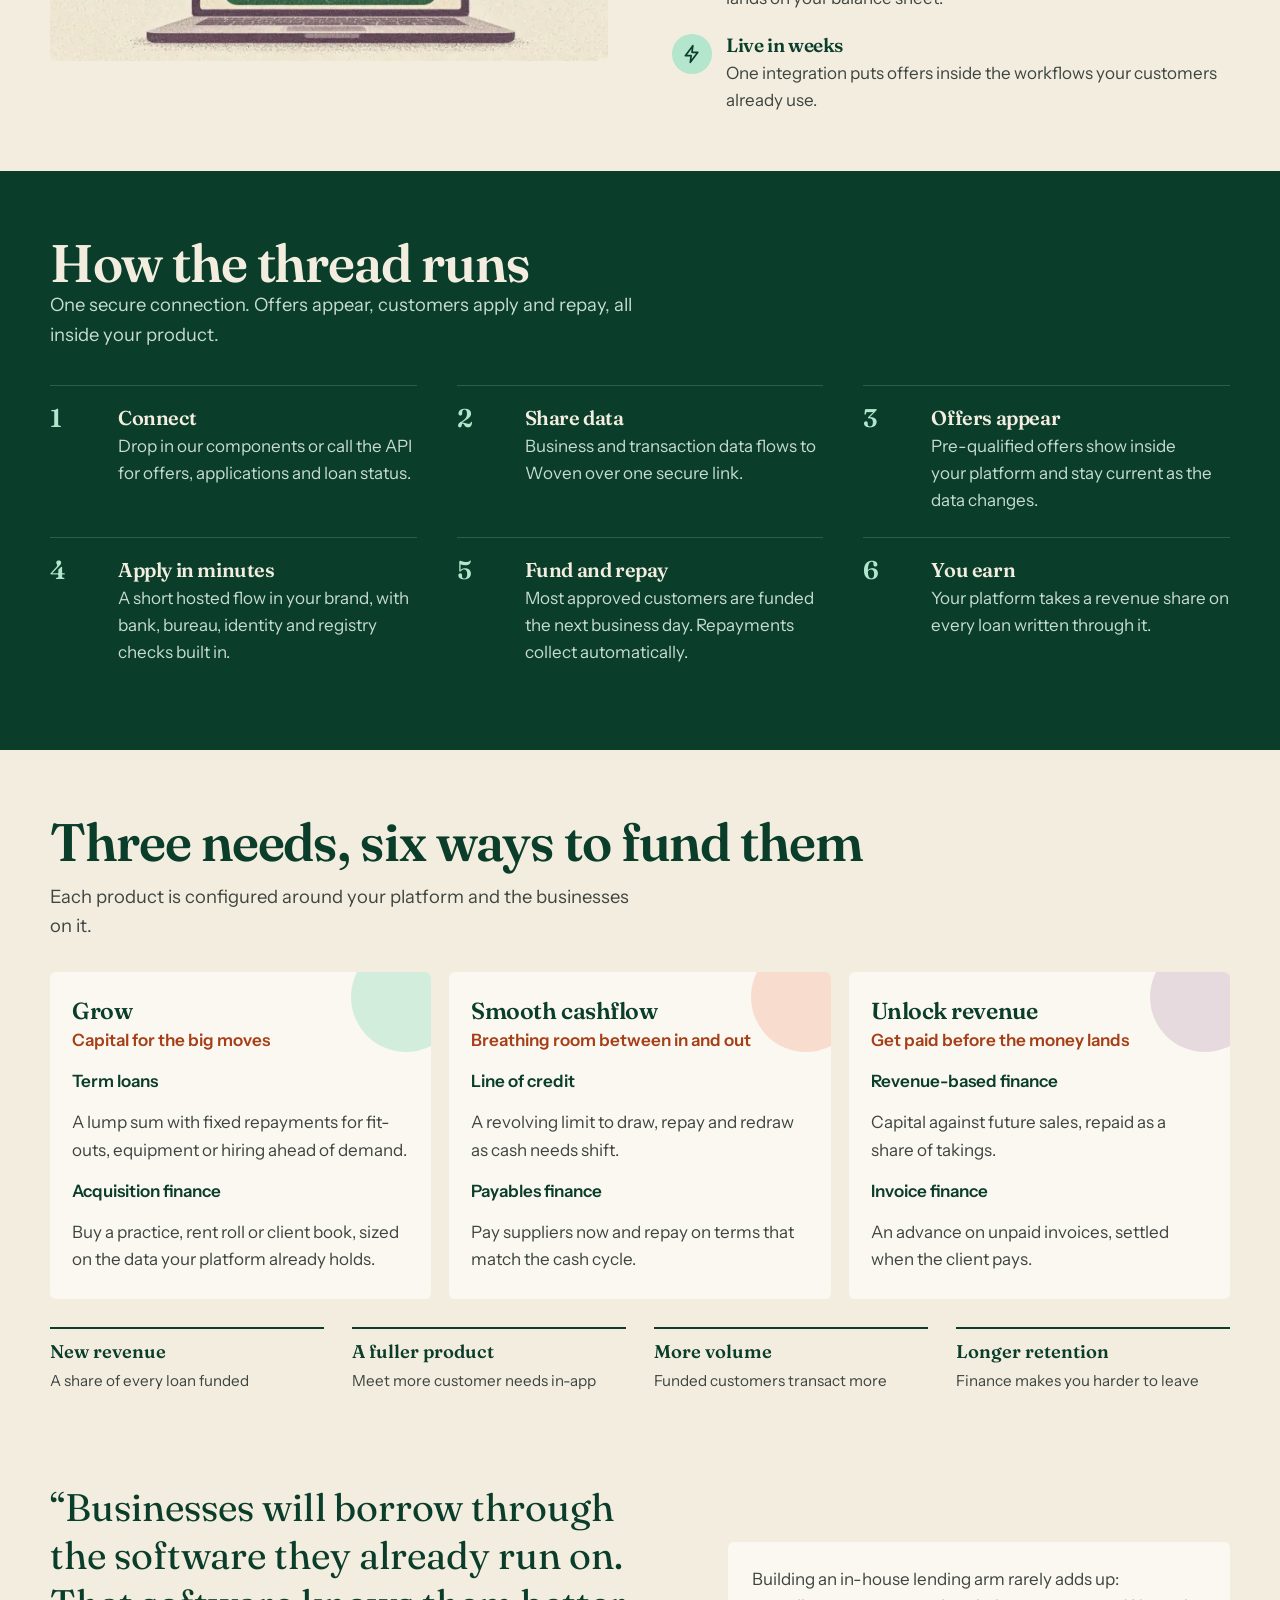
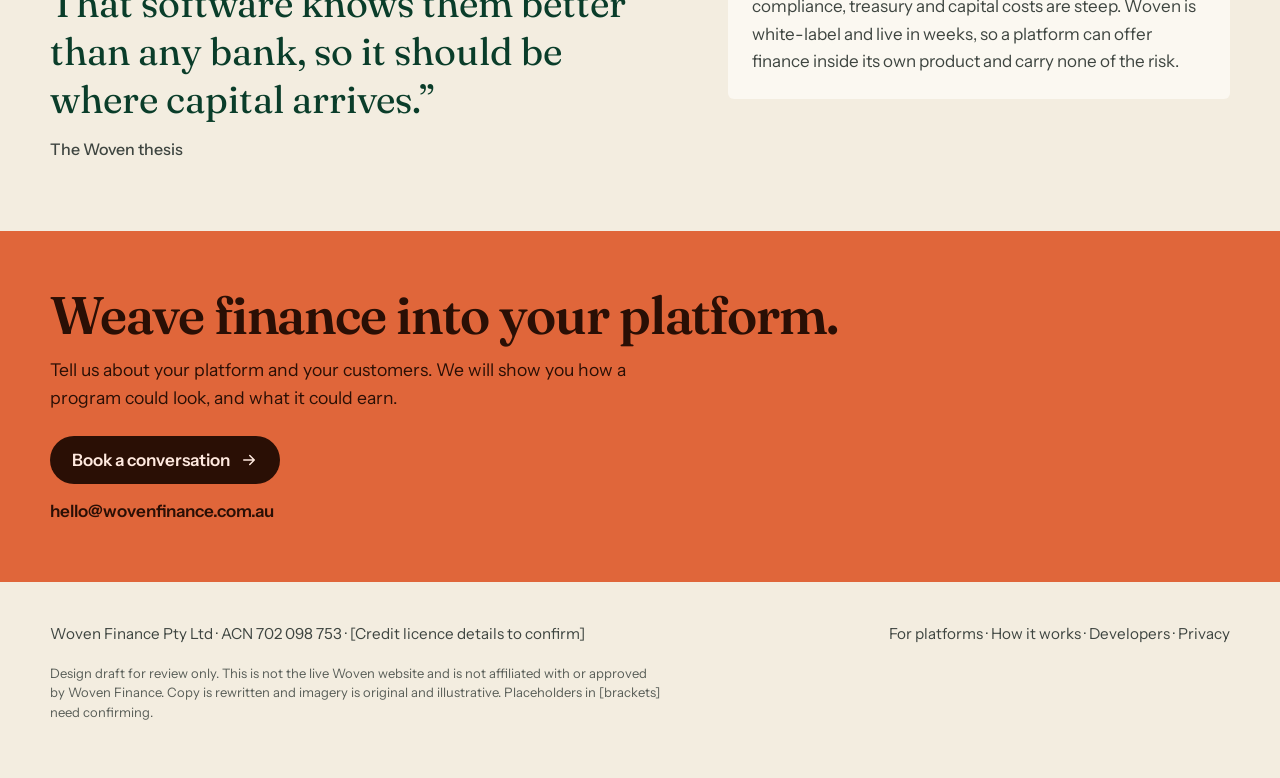
<file: common-thread/index.html>
<!doctype html><html lang="en-AU"><head><meta charset="utf-8"><meta name="viewport" content="width=device-width, initial-scale=1, viewport-fit=cover">
<meta name="robots" content="noindex, nofollow, noarchive"><meta name="googlebot" content="noindex, nofollow">
<link rel="icon" href="../assets/icon.svg" type="image/svg+xml">
<link rel="stylesheet" href="../assets/base.css"><script src="../assets/proto.js" defer></script>
<link rel="preconnect" href="https://fonts.googleapis.com"><link rel="preconnect" href="https://fonts.gstatic.com" crossorigin>
<title>Woven: finance, threaded through your platform | Common Thread draft</title>
<meta name="description" content="Design direction draft: Woven embedded business finance for platforms, editorial illustrated style.">
<link href="https://fonts.googleapis.com/css2?family=Fraunces:opsz,wght@9..144,400;9..144,600&family=Instrument+Sans:wght@400;500;600&display=swap" rel="stylesheet">
<style>
:root{--cream:#F3EDE0;--paper:#FBF8F1;--forest:#0A3D2A;--mint:#B3E6CC;--coral:#E0663A;--coral-ink:#A63E17;--plum:#4A2E3F;--ink:#1D211E;--body:#3E4540;--mark:#0E8A5C;--r:6px}
body{background:var(--cream);color:var(--ink);font:400 17px/1.6 "Instrument Sans",system-ui,sans-serif}
::selection{background:var(--mint);color:var(--forest)}
:focus-visible{outline:3px solid var(--coral-ink);outline-offset:3px;border-radius:4px}
.wrap{width:min(1180px,100% - 40px);margin-inline:auto}
h1,h2,h3{font-family:Fraunces,Georgia,serif;font-weight:600;letter-spacing:-.02em;color:var(--forest);line-height:1.05}
h1{font-size:clamp(2.5rem,7.5vw,4.9rem)}
h2{font-size:clamp(2rem,5vw,3.3rem)}
h3{font-size:1.45rem;line-height:1.15}
.lede{font-size:1.15rem;color:var(--body);max-width:52ch}
.btn{display:inline-flex;align-items:center;gap:10px;min-height:48px;padding:0 22px;border-radius:999px;font-weight:600;text-decoration:none;transition:transform .3s cubic-bezier(.16,1,.3,1),background .2s}
.btn:hover{transform:translateY(-2px)}
.btn-p{background:var(--forest);color:var(--cream)}
.btn-p:hover{background:#0f5239}
.btn-s{color:var(--forest);box-shadow:inset 0 0 0 2px var(--forest)}
/* header */
.hdr{position:sticky;top:0;z-index:20;background:color-mix(in srgb,var(--cream) 92%,transparent);backdrop-filter:saturate(1.2) blur(8px);border-bottom:1px solid #0A3D2A1A}
.hdr .wrap{display:flex;align-items:center;gap:16px;min-height:68px}
.brand{display:flex;align-items:center;gap:8px;text-decoration:none;color:var(--forest);font:600 1.45rem/1 Fraunces,serif;min-height:44px}
.brand .mark{width:34px;height:34px;color:var(--forest)}
.nav{margin-left:auto}
.nav ul{display:flex;gap:4px;list-style:none;padding:0;margin:0}
.nav a{display:flex;align-items:center;min-height:44px;padding:0 12px;text-decoration:none;font-weight:500;color:var(--forest);border-radius:999px}
.nav a:hover{background:#0A3D2A12}
.hdr .btn{min-height:44px;padding:0 18px}
.menu-btn{color:var(--forest);margin-left:auto}
@media (max-width:899px){.nav{position:absolute;inset:68px 0 auto 0;background:var(--cream);border-bottom:1px solid #0A3D2A22;padding:8px 20px 20px}.nav ul{flex-direction:column}.nav a{font-size:1.15rem;min-height:52px}.hdr .btn{display:none}}
@media (min-width:900px){.menu-btn{display:none}}
/* hero */
.hero{position:relative;overflow:hidden}
.hero-art{position:relative;aspect-ratio:16/9;min-height:300px;max-height:78vh;width:100%}
.hero-art img{width:100%;height:100%;object-fit:cover;object-position:62% 50%;animation:drift 22s ease-in-out infinite alternate}
@keyframes drift{to{transform:scale(1.06) translate(-1.5%,1%)}}
.hero-panel{position:relative;z-index:2;background:var(--paper);padding:28px 22px 30px;margin:-56px 14px 0;border-radius:var(--r);box-shadow:0 18px 40px -18px #0A3D2A55}
.hero-panel h1{margin-bottom:16px}
.hero-panel .acts{display:flex;flex-wrap:wrap;gap:12px;margin-top:24px}
@media (min-width:900px){.hero-art{aspect-ratio:auto;height:min(88vh,820px);max-height:none}
 .hero-panel{position:absolute;left:max(20px,calc((100% - 1180px)/2));top:50%;transform:translateY(-50%);margin:0;width:min(560px,46vw);padding:44px 44px 46px}}
/* who */
.who{padding:56px 0 24px}
.who p{font-family:Fraunces,serif;font-size:clamp(1.4rem,3.2vw,2.1rem);line-height:1.3;color:var(--forest);max-width:30ch}
.who em{font-style:normal;background:linear-gradient(transparent 62%,var(--mint) 62%)}
/* pillars as chapters */
.chap{padding:56px 0}
.chap-grid{display:grid;gap:32px}
.chap figure{border-radius:var(--r);overflow:hidden;background:var(--paper)}
.pill-list{display:grid;gap:22px;margin-top:28px;list-style:none;padding:0}
.pill-list li{display:grid;grid-template-columns:40px 1fr;gap:14px;align-items:start}
.pill-list .dot{width:40px;height:40px;border-radius:50%;display:grid;place-items:center;background:var(--mint);color:var(--forest)}
.pill-list .dot svg{width:20px;height:20px}
.pill-list h3{font-size:1.2rem;margin-bottom:4px}
.pill-list p{color:var(--body)}
@media (min-width:900px){.chap-grid{grid-template-columns:1fr 1fr;gap:64px;align-items:center}}
/* how it works band */
.how{background:var(--forest);color:#E6F2EA;padding:64px 0;position:relative}
.how h2{color:var(--cream)}
.how .lede{color:#C7DCD0}
.steps{counter-reset:s;display:grid;gap:2px;margin-top:36px;list-style:none;padding:0}
.steps li{counter-increment:s;display:grid;grid-template-columns:52px 1fr;gap:16px;padding:20px 0;border-top:1px solid #B3E6CC33}
.steps li::before{content:counter(s);font:600 1.6rem/1 Fraunces,serif;color:var(--mint)}
.steps h3{color:var(--cream);font-size:1.25rem;margin-bottom:4px}
.steps p{color:#C7DCD0;max-width:60ch}
@media (min-width:900px){.steps{grid-template-columns:repeat(3,1fr);column-gap:40px}}
/* products */
.prod{padding:64px 0}
.needs{display:grid;gap:18px;margin-top:32px}
.need{background:var(--paper);border-radius:var(--r);padding:26px 22px;position:relative;overflow:hidden}
.need::after{content:"";position:absolute;right:-30px;top:-30px;width:110px;height:110px;border-radius:50%;background:var(--tone);opacity:.55}
.need h3{position:relative;z-index:1}
.need .tag{font-weight:600;color:var(--coral-ink);margin:2px 0 14px}
.need dl{display:grid;gap:14px}
.need dt{font-weight:600;color:var(--forest)}
.need dd{color:var(--body)}
@media (min-width:900px){.needs{grid-template-columns:repeat(3,1fr)}}
/* thesis */
.thesis{padding:24px 0 72px}
.thesis-grid{display:grid;gap:28px;align-items:center}
.thesis blockquote{font-family:Fraunces,serif;font-size:clamp(1.5rem,3.6vw,2.4rem);line-height:1.25;color:var(--forest)}
.thesis cite{display:block;margin-top:16px;font:500 1rem "Instrument Sans",sans-serif;color:var(--body);font-style:normal}
.thesis img{border-radius:var(--r)}
@media (min-width:900px){.thesis-grid{grid-template-columns:1.1fr .9fr;gap:64px}}
/* gains */
.gains{display:grid;gap:12px;margin-top:28px;grid-template-columns:repeat(2,1fr)}
.gain{border-top:2px solid var(--forest);padding-top:12px}
.gain b{display:block;font:600 1.15rem/1.2 Fraunces,serif;color:var(--forest);margin-bottom:4px}
.gain span{color:var(--body);font-size:.95rem}
@media (min-width:900px){.gains{grid-template-columns:repeat(4,1fr);gap:28px}}
/* cta */
.cta{background:var(--coral);padding:56px 0;color:#2A0F05}
.cta h2{color:#2A0F05}
.cta p{max-width:48ch;margin:14px 0 24px;font-size:1.1rem}
.cta .btn-p{background:#2A0F05;color:#FFE9DF}
.cta .mail{display:block;margin-top:14px;font-weight:600}
footer{padding:40px 0 56px;color:var(--body);font-size:.95rem}
footer .row{display:flex;flex-wrap:wrap;gap:8px 24px;justify-content:space-between;margin-bottom:18px}
</style></head><body>
<a class="skip" href="#main">Skip to content</a>
<div class="draftbar" role="note"><span>Design direction 1 of 8: Common Thread</span><a href="../">All directions</a></div>
<header class="hdr"><div class="wrap">
 <a class="brand" href="#top" aria-label="Woven home"><svg class="mark" viewBox="40 40 502.6 502.6" aria-hidden="true" focusable="false"><g transform="translate(52.5 98.1)"><path fill="currentColor" d="M0 149.5L133.3 386.5H158.4L223.8 277.5L201.8 238.4L146.5 330.5L44.7 149.5Z"/><path fill="var(--mark,#00BA78)" d="M268.4 197.9L309.6 129.5A85.5 85.5 0 1 0 161.7 127.4L307.4 386.5H335.4L477.6 149.5H432.1L322 332.9L195.7 108.3A46.5 46.5 0 1 1 276.1 109.4L246.5 158.8Z"/></g></svg><span>Woven</span></a>
 <button class="menu-btn" data-menu aria-expanded="false" aria-controls="nav" aria-label="Menu"><svg viewBox="0 0 24 24" fill="none" stroke="currentColor" stroke-width="2" stroke-linecap="round" aria-hidden="true"><path d="M4 7h16M4 12h16M4 17h16"/></svg></button>
 <nav class="nav" id="nav" data-nav aria-label="Main"><ul>
  <li><a href="#platforms">For platforms</a></li><li><a href="#how">How it works</a></li><li><a href="#products">Products</a></li><li><a href="#thesis">About</a></li><li><a href="#contact">Developers</a></li>
 </ul></nav>
 <a class="btn btn-p" href="#contact">Talk to us</a>
</div></header>
<main id="main">
<section class="hero" id="top" aria-labelledby="h1">
 <div class="hero-art"><img src="../assets/img/d1-hero.webp" srcset="../assets/img/d1-hero-sm.webp 640w, ../assets/img/d1-hero.webp 1280w" sizes="100vw" width="1280" height="720" alt="Illustration: a loom on a hill weaves green and coral threads into roads that lead to a clinic, a cafe, a hardware store and a florist, with people walking along them." fetchpriority="high"></div>
 <div class="hero-panel">
  <h1 id="h1">Finance, threaded through your platform.</h1>
  <p class="lede">Woven lets software platforms, marketplaces and payment providers offer business loans in their own brand. We fund every loan and run the program. You keep the customer.</p>
  <div class="acts"><a class="btn btn-p" href="#contact">Talk to our team <svg class="arw" viewBox="0 0 24 24" width="18" height="18" fill="none" stroke="currentColor" stroke-width="2" stroke-linecap="round" stroke-linejoin="round" aria-hidden="true"><path d="M5 12h14M13 6l6 6-6 6"/></svg></a><a class="btn btn-s" href="#how">See how it works</a></div>
 </div>
</section>
<section class="who wrap" id="platforms" aria-label="Who it is for">
 <p class="reveal">Built for <em>software platforms</em>, <em>marketplaces</em> and <em>payment processors</em> whose customers are growing businesses.</p>
</section>
<section class="chap" aria-labelledby="pill-h"><div class="wrap chap-grid">
 <figure class="reveal"><img src="../assets/img/d1-platform.webp" srcset="../assets/img/d1-platform-sm.webp 640w, ../assets/img/d1-platform.webp 1152w" sizes="(min-width:900px) 50vw, 100vw" width="1152" height="864" loading="lazy" alt="Illustration: a woman and a man stand on an open laptop as threads from the screen grow into a tree whose leaves are coins."></figure>
 <div>
  <h2 id="pill-h">You bring the platform. We bring the capital.</h2>
  <ul class="pill-list" role="list">
   <li class="reveal"><span class="dot"><svg viewBox="0 0 24 24" fill="none" stroke="currentColor" stroke-width="2" stroke-linecap="round" stroke-linejoin="round" aria-hidden="true"><path d="M12 3l8 4v5c0 4.5-3.4 8.3-8 9-4.6-.7-8-4.5-8-9V7z"/><path d="M9 12l2 2 4-4"/></svg></span><div><h3>A program we run end to end</h3><p>Underwriting, compliance, servicing and collections sit with Woven, so your team stays on your roadmap.</p></div></li>
   <li class="reveal"><span class="dot"><svg viewBox="0 0 24 24" fill="none" stroke="currentColor" stroke-width="2" stroke-linecap="round" stroke-linejoin="round" aria-hidden="true"><rect x="3" y="4" width="18" height="14" rx="2"/><path d="M3 9h18M8 21h8"/></svg></span><div><h3>It looks like your product</h3><p>White-label components and an API-first build make finance feel native to your app.</p></div></li>
   <li class="reveal"><span class="dot"><svg viewBox="0 0 24 24" fill="none" stroke="currentColor" stroke-width="2" stroke-linecap="round" stroke-linejoin="round" aria-hidden="true"><circle cx="12" cy="12" r="9"/><path d="M8 12h8"/></svg></span><div><h3>No capital, no credit risk</h3><p>Woven funds each loan and makes each credit decision. Nothing lands on your balance sheet.</p></div></li>
   <li class="reveal"><span class="dot"><svg viewBox="0 0 24 24" fill="none" stroke="currentColor" stroke-width="2" stroke-linecap="round" stroke-linejoin="round" aria-hidden="true"><path d="M13 2L4 14h7l-1 8 9-12h-7z"/></svg></span><div><h3>Live in weeks</h3><p>One integration puts offers inside the workflows your customers already use.</p></div></li>
  </ul>
 </div>
</div></section>
<section class="how" id="how" aria-labelledby="how-h"><div class="wrap">
 <h2 id="how-h">How the thread runs</h2>
 <p class="lede">One secure connection. Offers appear, customers apply and repay, all inside your product.</p>
 <ol class="steps" role="list">
  <li class="reveal"><div><h3>Connect</h3><p>Drop in our components or call the API for offers, applications and loan status.</p></div></li>
  <li class="reveal"><div><h3>Share data</h3><p>Business and transaction data flows to Woven over one secure link.</p></div></li>
  <li class="reveal"><div><h3>Offers appear</h3><p>Pre-qualified offers show inside your platform and stay current as the data changes.</p></div></li>
  <li class="reveal"><div><h3>Apply in minutes</h3><p>A short hosted flow in your brand, with bank, bureau, identity and registry checks built in.</p></div></li>
  <li class="reveal"><div><h3>Fund and repay</h3><p>Most approved customers are funded the next business day. Repayments collect automatically.</p></div></li>
  <li class="reveal"><div><h3>You earn</h3><p>Your platform takes a revenue share on every loan written through it.</p></div></li>
 </ol>
</div></section>
<section class="prod" id="products" aria-labelledby="prod-h"><div class="wrap">
 <h2 id="prod-h">Three needs, six ways to fund them</h2>
 <p class="lede" style="margin-top:12px">Each product is configured around your platform and the businesses on it.</p>
 <div class="needs">
  <article class="need reveal" style="--tone:var(--mint)"><h3>Grow</h3><p class="tag">Capital for the big moves</p><dl><dt>Term loans</dt><dd>A lump sum with fixed repayments for fit-outs, equipment or hiring ahead of demand.</dd><dt>Acquisition finance</dt><dd>Buy a practice, rent roll or client book, sized on the data your platform already holds.</dd></dl></article>
  <article class="need reveal" style="--tone:#F6C7B3"><h3>Smooth cashflow</h3><p class="tag">Breathing room between in and out</p><dl><dt>Line of credit</dt><dd>A revolving limit to draw, repay and redraw as cash needs shift.</dd><dt>Payables finance</dt><dd>Pay suppliers now and repay on terms that match the cash cycle.</dd></dl></article>
  <article class="need reveal" style="--tone:#D8C3CF"><h3>Unlock revenue</h3><p class="tag">Get paid before the money lands</p><dl><dt>Revenue-based finance</dt><dd>Capital against future sales, repaid as a share of takings.</dd><dt>Invoice finance</dt><dd>An advance on unpaid invoices, settled when the client pays.</dd></dl></article>
 </div>
 <div class="gains">
  <div class="gain reveal"><b>New revenue</b><span>A share of every loan funded</span></div>
  <div class="gain reveal"><b>A fuller product</b><span>Meet more customer needs in-app</span></div>
  <div class="gain reveal"><b>More volume</b><span>Funded customers transact more</span></div>
  <div class="gain reveal"><b>Longer retention</b><span>Finance makes you harder to leave</span></div>
 </div>
</div></section>
<section class="thesis" id="thesis" aria-label="Our thesis"><div class="wrap thesis-grid">
 <div><blockquote class="reveal">“Businesses will borrow through the software they already run on. That software knows them better than any bank, so it should be where capital arrives.”</blockquote><cite>The Woven thesis</cite></div>
 <div class="reveal" style="background:var(--paper);border-radius:var(--r);padding:24px"><p style="color:var(--body)">Building an in-house lending arm rarely adds up: compliance, treasury and capital costs are steep. Woven is white-label and live in weeks, so a platform can offer finance inside its own product and carry none of the risk.</p></div>
</div></section>
<section class="cta" id="contact" aria-labelledby="cta-h"><div class="wrap">
 <h2 id="cta-h">Weave finance into your platform.</h2>
 <p>Tell us about your platform and your customers. We will show you how a program could look, and what it could earn.</p>
 <a class="btn btn-p" href="#contact">Book a conversation <svg class="arw" viewBox="0 0 24 24" width="18" height="18" fill="none" stroke="currentColor" stroke-width="2" stroke-linecap="round" stroke-linejoin="round" aria-hidden="true"><path d="M5 12h14M13 6l6 6-6 6"/></svg></a>
 <span class="mail">hello@wovenfinance.com.au</span>
</div></section>
</main>
<footer><div class="wrap">
 <div class="row"><span>Woven Finance Pty Ltd · ACN 702 098 753 · [Credit licence details to confirm]</span><span>For platforms · How it works · Developers · Privacy</span></div>
 <p class="draftnote">Design draft for review only. This is not the live Woven website and is not affiliated with or approved by Woven Finance. Copy is rewritten and imagery is original and illustrative. Placeholders in [brackets] need confirming.</p>
</div></footer>
</body></html>
</file>
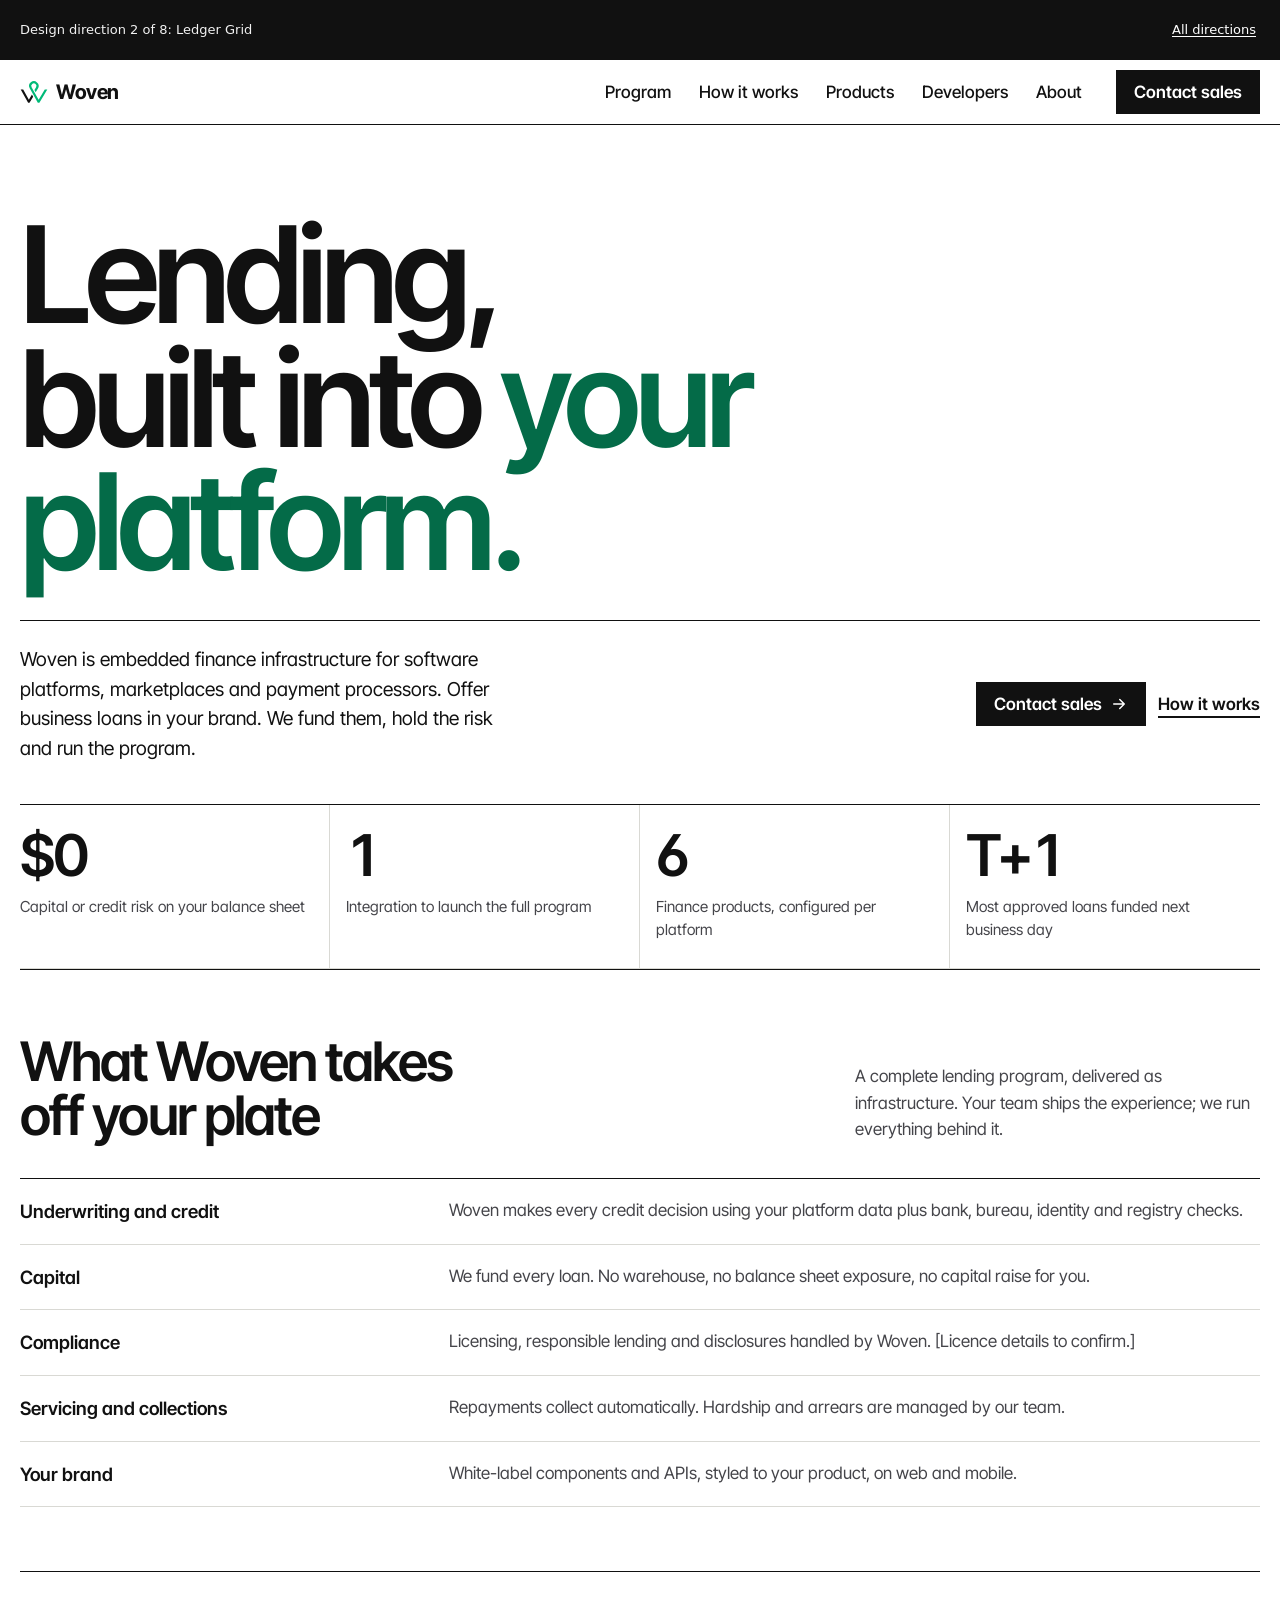
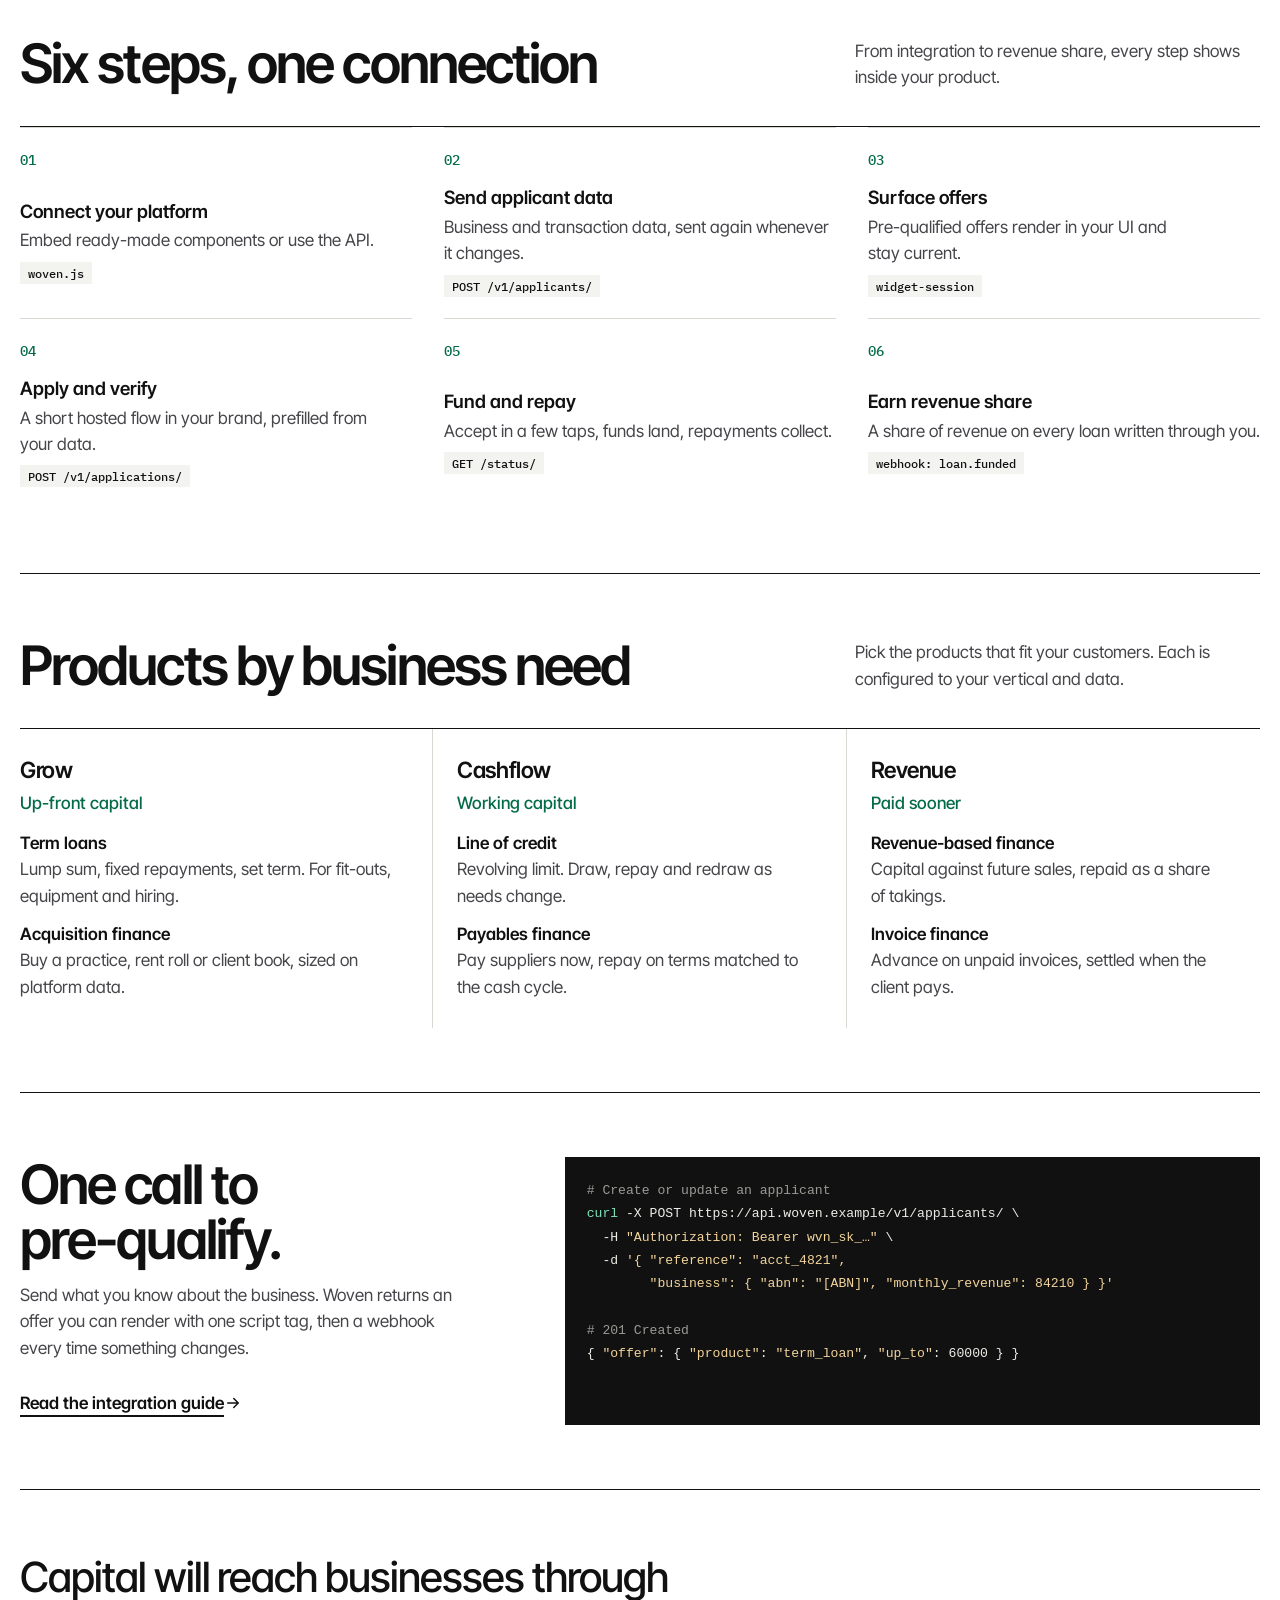
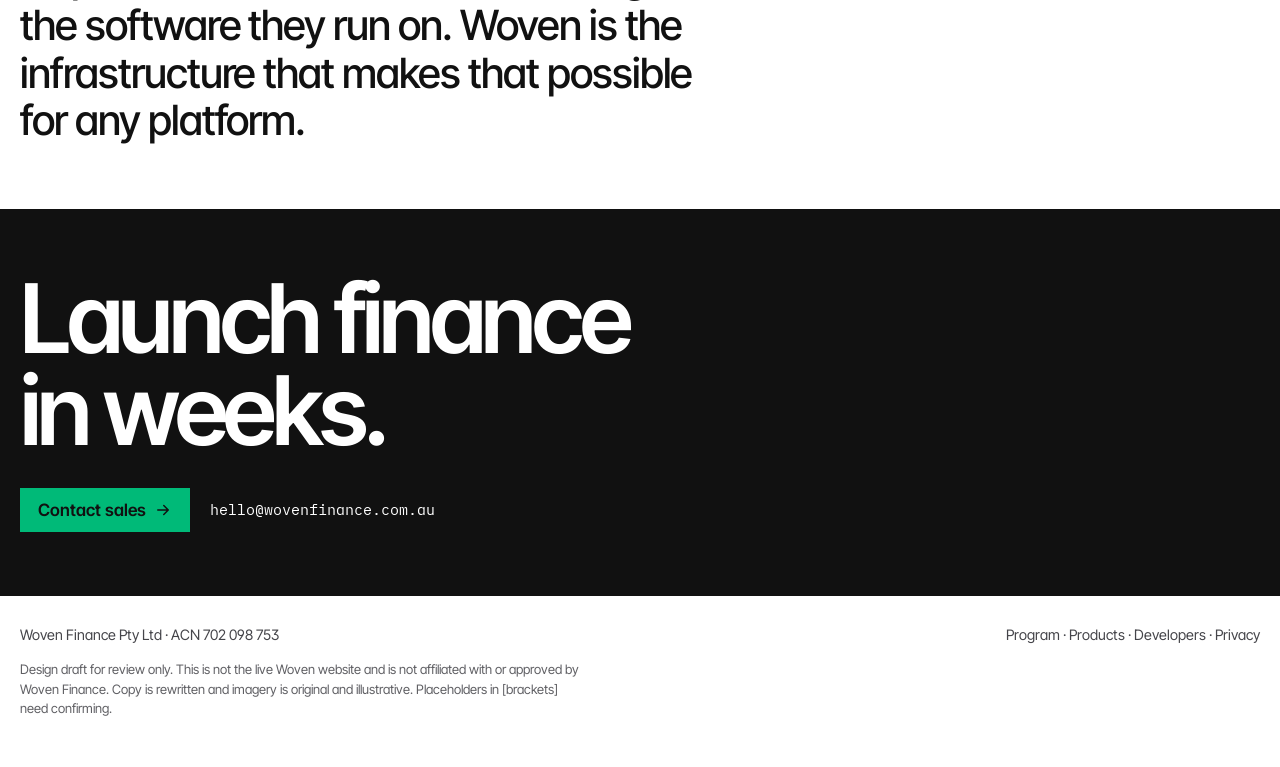
<file: ledger-grid/index.html>
<!doctype html><html lang="en-AU"><head><meta charset="utf-8"><meta name="viewport" content="width=device-width, initial-scale=1, viewport-fit=cover">
<meta name="robots" content="noindex, nofollow, noarchive"><meta name="googlebot" content="noindex, nofollow">
<link rel="icon" href="../assets/icon.svg" type="image/svg+xml">
<link rel="stylesheet" href="../assets/base.css"><script src="../assets/proto.js" defer></script>
<link rel="preconnect" href="https://fonts.googleapis.com"><link rel="preconnect" href="https://fonts.gstatic.com" crossorigin>
<title>Woven: lending infrastructure for platforms | Ledger Grid draft</title>
<meta name="description" content="Design direction draft: Woven embedded business finance for platforms, Swiss typographic style.">
<link href="https://fonts.googleapis.com/css2?family=Inter+Tight:wght@400;500;600;700&family=IBM+Plex+Mono:wght@400;500&display=swap" rel="stylesheet">
<style>
:root{--ink:#111;--body:#45454A;--rule:#D9D9D4;--paper:#fff;--sig:#00BA78;--deep:#046B48;--mark:#00BA78;--col:min(1240px,100% - 40px)}
body{background:var(--paper);color:var(--ink);font:400 17px/1.55 "Inter Tight",system-ui,sans-serif;font-feature-settings:"ss01","cv11"}
::selection{background:var(--sig);color:#fff}
:focus-visible{outline:2px solid var(--ink);outline-offset:3px}
.g{width:var(--col);margin-inline:auto}
.mono{font-family:"IBM Plex Mono",ui-monospace,monospace;font-size:.82rem;letter-spacing:0}
.hdr{border-bottom:1px solid var(--ink)}
.hdr .g{display:flex;align-items:center;min-height:64px;gap:20px}
.brand{display:flex;align-items:center;gap:8px;text-decoration:none;font-weight:700;font-size:1.25rem;letter-spacing:-.02em;min-height:44px}
.brand .mark{width:28px;height:28px}
.nav{margin-left:auto}.nav ul{display:flex;list-style:none;margin:0;padding:0}
.nav a{display:flex;align-items:center;min-height:44px;padding:0 14px;text-decoration:none;font-weight:500}
.nav a:hover{text-decoration:underline;text-decoration-thickness:2px}
.cta-s{display:inline-flex;align-items:center;gap:8px;min-height:44px;padding:0 18px;background:var(--ink);color:#fff;text-decoration:none;font-weight:600}
.cta-s:hover{background:var(--deep)}
.menu-btn{margin-left:auto}
@media (max-width:899px){.nav{position:absolute;left:0;right:0;top:64px;background:#fff;border-bottom:1px solid var(--ink);z-index:9}.nav ul{flex-direction:column}.nav a{min-height:56px;border-top:1px solid var(--rule);padding:0 20px;font-size:1.1rem}.hdr .cta-s{display:none}}
@media (min-width:900px){.menu-btn{display:none}}
.hdr{position:relative}
/* hero */
.hero{padding:48px 0 0}
.hero h1{font-size:clamp(2.9rem,10.5vw,8.4rem);line-height:.92;letter-spacing:-.045em;font-weight:600;max-width:11ch}
.hero h1 span{color:var(--deep)}
.hero-row{display:grid;gap:24px;margin-top:36px;padding:24px 0 40px;border-top:1px solid var(--ink)}
.hero-row p{font-size:1.2rem;max-width:44ch}
.acts{display:flex;flex-wrap:wrap;gap:12px;align-items:center}
.ln{display:inline-flex;align-items:center;min-height:44px;font-weight:600;text-decoration:underline;text-decoration-thickness:2px;text-underline-offset:6px}
@media (min-width:900px){.hero{padding-top:88px}.hero-row{grid-template-columns:repeat(12,1fr)}.hero-row p{grid-column:1/7}.hero-row .acts{grid-column:8/13;justify-content:flex-end}}
/* spec table */
.sec{padding:64px 0;border-top:1px solid var(--ink)}
.sec-h{display:grid;gap:12px;margin-bottom:36px}
.sec-h h2{font-size:clamp(1.9rem,4.6vw,3.4rem);line-height:1;letter-spacing:-.035em;font-weight:600}
.sec-h p{color:var(--body);max-width:52ch}
@media (min-width:900px){.sec-h{grid-template-columns:repeat(12,1fr);align-items:end}.sec-h h2{grid-column:1/8}.sec-h p{grid-column:9/13}}
.spec{border-top:1px solid var(--ink)}
.spec>div{display:grid;grid-template-columns:1fr;gap:6px;padding:18px 0;border-bottom:1px solid var(--rule)}
.spec dt{font-weight:600;font-size:1.15rem}
.spec dd{color:var(--body)}
@media (min-width:720px){.spec>div{grid-template-columns:4fr 8fr;gap:24px}}
/* flow */
.flow{display:grid;gap:0;counter-reset:f;list-style:none;padding:0;border-top:1px solid var(--ink)}
.flow li{counter-increment:f;display:grid;grid-template-columns:56px 1fr;gap:12px;padding:20px 0;border-bottom:1px solid var(--rule);position:relative}
.flow li::before{content:counter(f,decimal-leading-zero);font:500 .9rem/1.6 "IBM Plex Mono",monospace;color:var(--deep)}
.flow h3{font-size:1.15rem;font-weight:600;margin-bottom:2px}
.flow p{color:var(--body)}
.flow code{display:inline-block;margin-top:8px;padding:3px 8px;background:#F3F3F0;font:500 .78rem "IBM Plex Mono",monospace;color:var(--ink)}
@media (min-width:900px){.flow{grid-template-columns:repeat(3,1fr);column-gap:32px}.flow li{grid-template-columns:1fr;border-bottom:0;border-top:1px solid var(--rule)}}
/* figures */
.figs{display:grid;grid-template-columns:repeat(2,1fr);border-top:1px solid var(--ink)}
.fig{padding:22px 16px 26px 0;border-bottom:1px solid var(--rule)}
.fig:nth-child(odd){border-right:1px solid var(--rule)}
.fig:nth-child(even){padding-left:16px}
.fig b{display:block;font-size:clamp(2rem,6vw,3.6rem);font-weight:600;letter-spacing:-.04em;line-height:1;font-variant-numeric:tabular-nums}
.fig span{display:block;margin-top:10px;color:var(--body);font-size:.95rem}
@media (min-width:900px){.figs{grid-template-columns:repeat(4,1fr)}.fig{border-right:1px solid var(--rule)!important;padding-left:16px!important}.fig:first-child{padding-left:0!important}.fig:last-child{border-right:0!important}}
/* products matrix */
.matrix{display:grid;gap:0;border-top:1px solid var(--ink)}
.mcol{padding:22px 0;border-bottom:1px solid var(--rule)}
.mcol h3{font-size:1.4rem;font-weight:600;letter-spacing:-.02em}
.mcol .sub{color:var(--deep);font-weight:500;margin:2px 0 14px}
.mcol h4{font-weight:600;margin-top:12px}
.mcol p{color:var(--body)}
@media (min-width:900px){.matrix{grid-template-columns:repeat(3,1fr)}.mcol{padding:24px 24px 28px;border-bottom:0;border-right:1px solid var(--rule)}.mcol:first-child{padding-left:0}.mcol:last-child{border-right:0}}
/* code */
.split{display:grid;gap:32px}
@media (min-width:900px){.split{grid-template-columns:5fr 7fr;gap:48px}}
pre{margin:0;background:var(--ink);color:#EDEDE8;padding:22px;overflow:auto;font:400 .82rem/1.7 "IBM Plex Mono",monospace;tab-size:2}
pre .k{color:#7FE3B9}pre .s{color:#F2D49B}pre .c{color:#9A9A95}
.quote{font-size:clamp(1.5rem,3.6vw,2.6rem);line-height:1.15;letter-spacing:-.025em;font-weight:500;max-width:28ch}
.contact{background:var(--ink);color:#fff;padding:64px 0}
.contact h2{font-size:clamp(2.4rem,8vw,6rem);line-height:.95;letter-spacing:-.045em;font-weight:600;max-width:12ch}
.contact .row{display:flex;flex-wrap:wrap;gap:20px;align-items:center;margin-top:32px}
.contact .cta-s{background:var(--sig);color:var(--ink)}
.contact .cta-s:hover{background:#fff}
footer{padding:28px 0 48px;font-size:.9rem;color:var(--body)}
footer .g>div{display:flex;flex-wrap:wrap;justify-content:space-between;gap:8px 20px;margin-bottom:14px}
.rule-in{transform-origin:left;transition:transform 1s cubic-bezier(.16,1,.3,1)}
.js .rule-in:not(.in){transform:scaleX(0)}
</style></head><body>
<a class="skip" href="#main">Skip to content</a>
<div class="draftbar" role="note"><span>Design direction 2 of 8: Ledger Grid</span><a href="../">All directions</a></div>
<header class="hdr"><div class="g">
 <a class="brand" href="#top" aria-label="Woven home"><svg class="mark" viewBox="40 40 502.6 502.6" aria-hidden="true" focusable="false"><g transform="translate(52.5 98.1)"><path fill="currentColor" d="M0 149.5L133.3 386.5H158.4L223.8 277.5L201.8 238.4L146.5 330.5L44.7 149.5Z"/><path fill="var(--mark,#00BA78)" d="M268.4 197.9L309.6 129.5A85.5 85.5 0 1 0 161.7 127.4L307.4 386.5H335.4L477.6 149.5H432.1L322 332.9L195.7 108.3A46.5 46.5 0 1 1 276.1 109.4L246.5 158.8Z"/></g></svg>Woven</a>
 <button class="menu-btn" data-menu aria-expanded="false" aria-controls="nav" aria-label="Menu"><svg viewBox="0 0 24 24" fill="none" stroke="currentColor" stroke-width="2" stroke-linecap="round" aria-hidden="true"><path d="M4 7h16M4 12h16M4 17h16"/></svg></button>
 <nav class="nav" id="nav" data-nav aria-label="Main"><ul><li><a href="#program">Program</a></li><li><a href="#flow">How it works</a></li><li><a href="#products">Products</a></li><li><a href="#api">Developers</a></li><li><a href="#about">About</a></li></ul></nav>
 <a class="cta-s" href="#contact">Contact sales</a>
</div></header>
<main id="main">
<section class="hero g" id="top" aria-labelledby="h1">
 <h1 id="h1">Lending, built into <span>your platform.</span></h1>
 <div class="hero-row">
  <p>Woven is embedded finance infrastructure for software platforms, marketplaces and payment processors. Offer business loans in your brand. We fund them, hold the risk and run the program.</p>
  <div class="acts"><a class="cta-s" href="#contact">Contact sales <svg class="arw" viewBox="0 0 24 24" width="18" height="18" fill="none" stroke="currentColor" stroke-width="2" stroke-linecap="round" stroke-linejoin="round" aria-hidden="true"><path d="M5 12h14M13 6l6 6-6 6"/></svg></a><a class="ln" href="#flow">How it works</a></div>
 </div>
</section>
<section class="g" aria-label="Program at a glance"><div class="figs">
 <div class="fig reveal"><b>$0</b><span>Capital or credit risk on your balance sheet</span></div>
 <div class="fig reveal"><b>1</b><span>Integration to launch the full program</span></div>
 <div class="fig reveal"><b>6</b><span>Finance products, configured per platform</span></div>
 <div class="fig reveal"><b>T+1</b><span>Most approved loans funded next business day</span></div>
</div></section>
<section class="sec g" id="program" aria-labelledby="prog-h">
 <div class="sec-h"><h2 id="prog-h">What Woven takes off your plate</h2><p>A complete lending program, delivered as infrastructure. Your team ships the experience; we run everything behind it.</p></div>
 <dl class="spec">
  <div class="reveal"><dt>Underwriting and credit</dt><dd>Woven makes every credit decision using your platform data plus bank, bureau, identity and registry checks.</dd></div>
  <div class="reveal"><dt>Capital</dt><dd>We fund every loan. No warehouse, no balance sheet exposure, no capital raise for you.</dd></div>
  <div class="reveal"><dt>Compliance</dt><dd>Licensing, responsible lending and disclosures handled by Woven. [Licence details to confirm.]</dd></div>
  <div class="reveal"><dt>Servicing and collections</dt><dd>Repayments collect automatically. Hardship and arrears are managed by our team.</dd></div>
  <div class="reveal"><dt>Your brand</dt><dd>White-label components and APIs, styled to your product, on web and mobile.</dd></div>
 </dl>
</section>
<section class="sec g" id="flow" aria-labelledby="flow-h">
 <div class="sec-h"><h2 id="flow-h">Six steps, one connection</h2><p>From integration to revenue share, every step shows inside your product.</p></div>
 <ol class="flow" role="list">
  <li class="reveal"><div><h3>Connect your platform</h3><p>Embed ready-made components or use the API.</p><code>woven.js</code></div></li>
  <li class="reveal"><div><h3>Send applicant data</h3><p>Business and transaction data, sent again whenever it changes.</p><code>POST /v1/applicants/</code></div></li>
  <li class="reveal"><div><h3>Surface offers</h3><p>Pre-qualified offers render in your UI and stay current.</p><code>widget-session</code></div></li>
  <li class="reveal"><div><h3>Apply and verify</h3><p>A short hosted flow in your brand, prefilled from your data.</p><code>POST /v1/applications/</code></div></li>
  <li class="reveal"><div><h3>Fund and repay</h3><p>Accept in a few taps, funds land, repayments collect.</p><code>GET /status/</code></div></li>
  <li class="reveal"><div><h3>Earn revenue share</h3><p>A share of revenue on every loan written through you.</p><code>webhook: loan.funded</code></div></li>
 </ol>
</section>
<section class="sec g" id="products" aria-labelledby="prod-h">
 <div class="sec-h"><h2 id="prod-h">Products by business need</h2><p>Pick the products that fit your customers. Each is configured to your vertical and data.</p></div>
 <div class="matrix">
  <div class="mcol reveal"><h3>Grow</h3><p class="sub">Up-front capital</p><h4>Term loans</h4><p>Lump sum, fixed repayments, set term. For fit-outs, equipment and hiring.</p><h4>Acquisition finance</h4><p>Buy a practice, rent roll or client book, sized on platform data.</p></div>
  <div class="mcol reveal"><h3>Cashflow</h3><p class="sub">Working capital</p><h4>Line of credit</h4><p>Revolving limit. Draw, repay and redraw as needs change.</p><h4>Payables finance</h4><p>Pay suppliers now, repay on terms matched to the cash cycle.</p></div>
  <div class="mcol reveal"><h3>Revenue</h3><p class="sub">Paid sooner</p><h4>Revenue-based finance</h4><p>Capital against future sales, repaid as a share of takings.</p><h4>Invoice finance</h4><p>Advance on unpaid invoices, settled when the client pays.</p></div>
 </div>
</section>
<section class="sec g" id="api" aria-labelledby="api-h"><div class="split">
 <div><h2 id="api-h" style="font-size:clamp(1.9rem,4.6vw,3.4rem);line-height:1;letter-spacing:-.035em;font-weight:600">One call to pre-qualify.</h2><p style="color:var(--body);margin:16px 0 20px;max-width:44ch">Send what you know about the business. Woven returns an offer you can render with one script tag, then a webhook every time something changes.</p><a class="ln" href="#contact">Read the integration guide <svg class="arw" viewBox="0 0 24 24" width="18" height="18" fill="none" stroke="currentColor" stroke-width="2" stroke-linecap="round" stroke-linejoin="round" aria-hidden="true"><path d="M5 12h14M13 6l6 6-6 6"/></svg></a></div>
 <pre class="reveal" tabindex="0" aria-label="Example API request"><code><span class="c"># Create or update an applicant</span>
<span class="k">curl</span> -X POST https://api.woven.example/v1/applicants/ \
  -H <span class="s">"Authorization: Bearer wvn_sk_…"</span> \
  -d <span class="s">'{ "reference": "acct_4821",
        "business": { "abn": "[ABN]", "monthly_revenue": 84210 } }'</span>

<span class="c"># 201 Created</span>
{ <span class="s">"offer"</span>: { <span class="s">"product"</span>: <span class="s">"term_loan"</span>, <span class="s">"up_to"</span>: 60000 } }</code></pre>
</div></section>
<section class="sec g" id="about" aria-label="Thesis">
 <p class="quote reveal">Capital will reach businesses through the software they run on. Woven is the infrastructure that makes that possible for any platform.</p>
</section>
<section class="contact" id="contact" aria-labelledby="c-h"><div class="g">
 <h2 id="c-h">Launch finance in weeks.</h2>
 <div class="row"><a class="cta-s" href="#contact">Contact sales <svg class="arw" viewBox="0 0 24 24" width="18" height="18" fill="none" stroke="currentColor" stroke-width="2" stroke-linecap="round" stroke-linejoin="round" aria-hidden="true"><path d="M5 12h14M13 6l6 6-6 6"/></svg></a><span class="mono" style="font-size:.95rem">hello@wovenfinance.com.au</span></div>
</div></section>
</main>
<footer><div class="g"><div><span>Woven Finance Pty Ltd · ACN 702 098 753</span><span>Program · Products · Developers · Privacy</span></div><p class="draftnote">Design draft for review only. This is not the live Woven website and is not affiliated with or approved by Woven Finance. Copy is rewritten and imagery is original and illustrative. Placeholders in [brackets] need confirming.</p></div></footer>
</body></html>
</file>
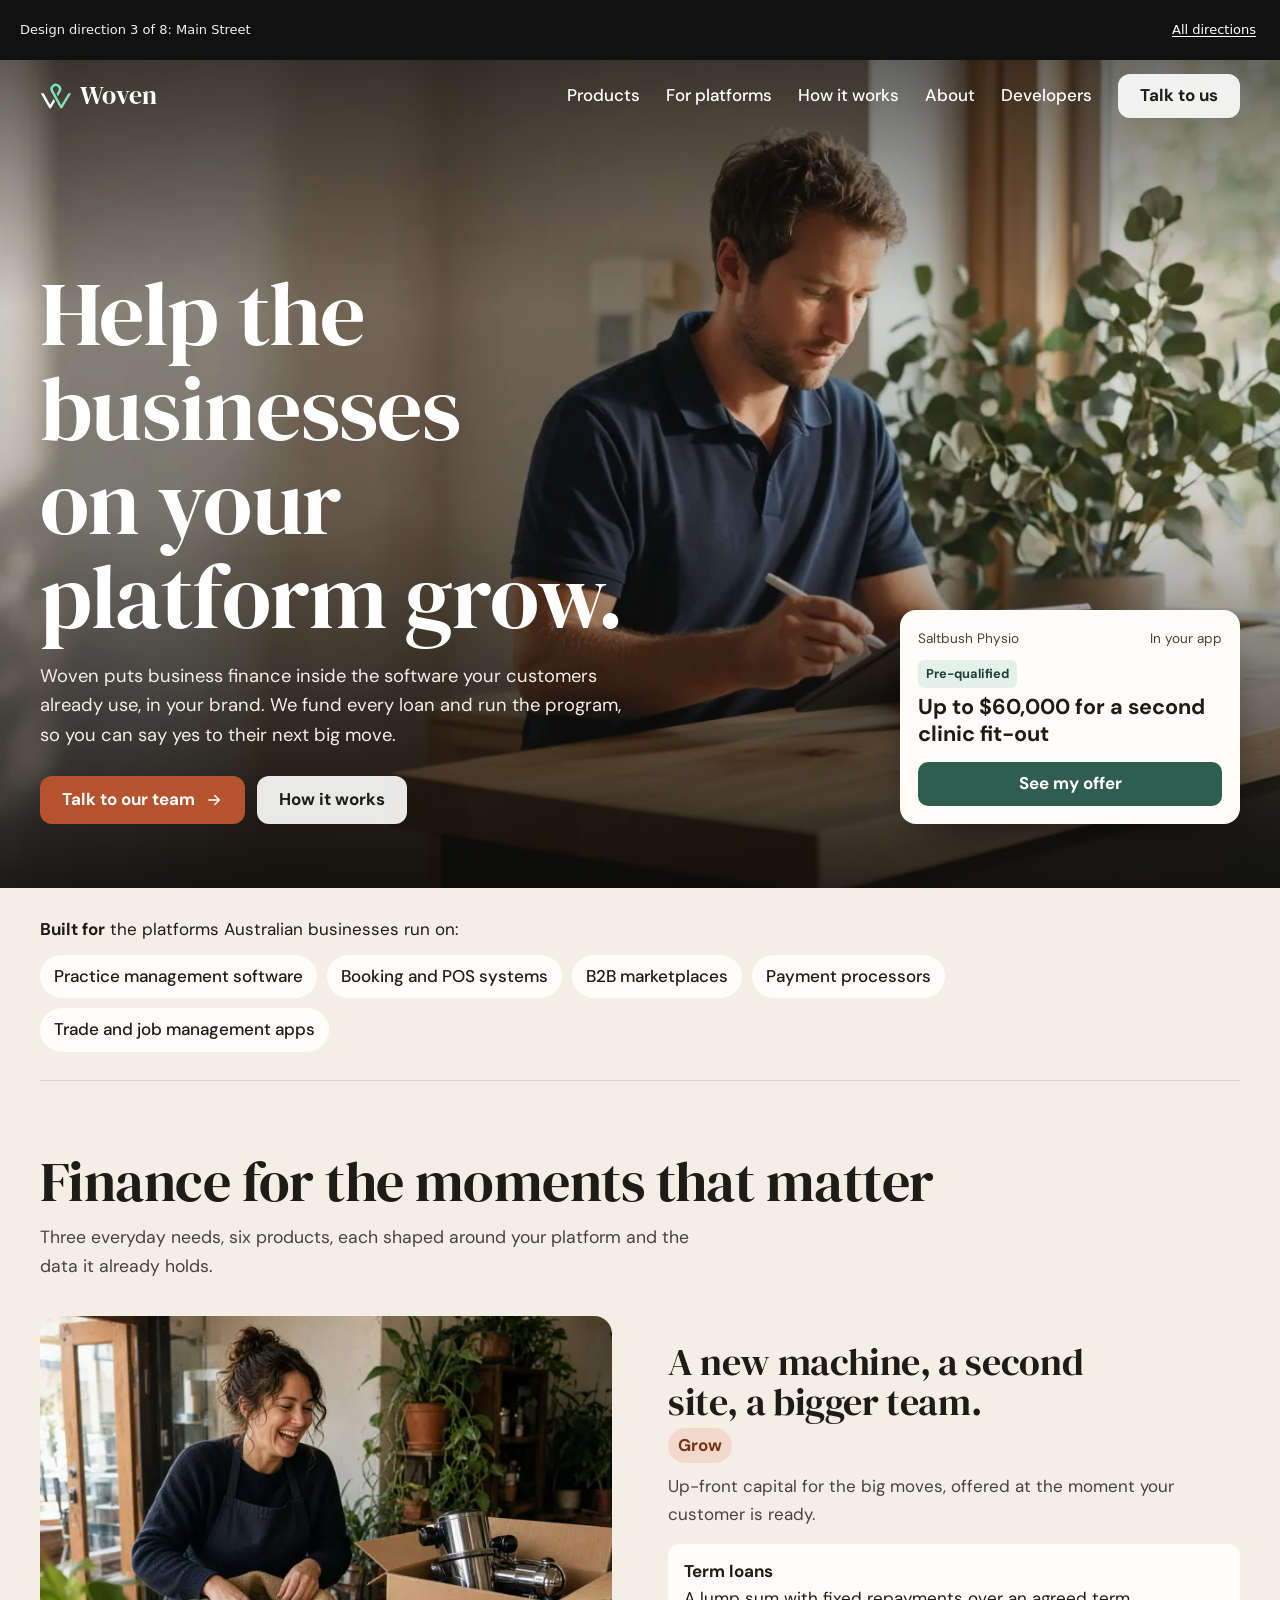
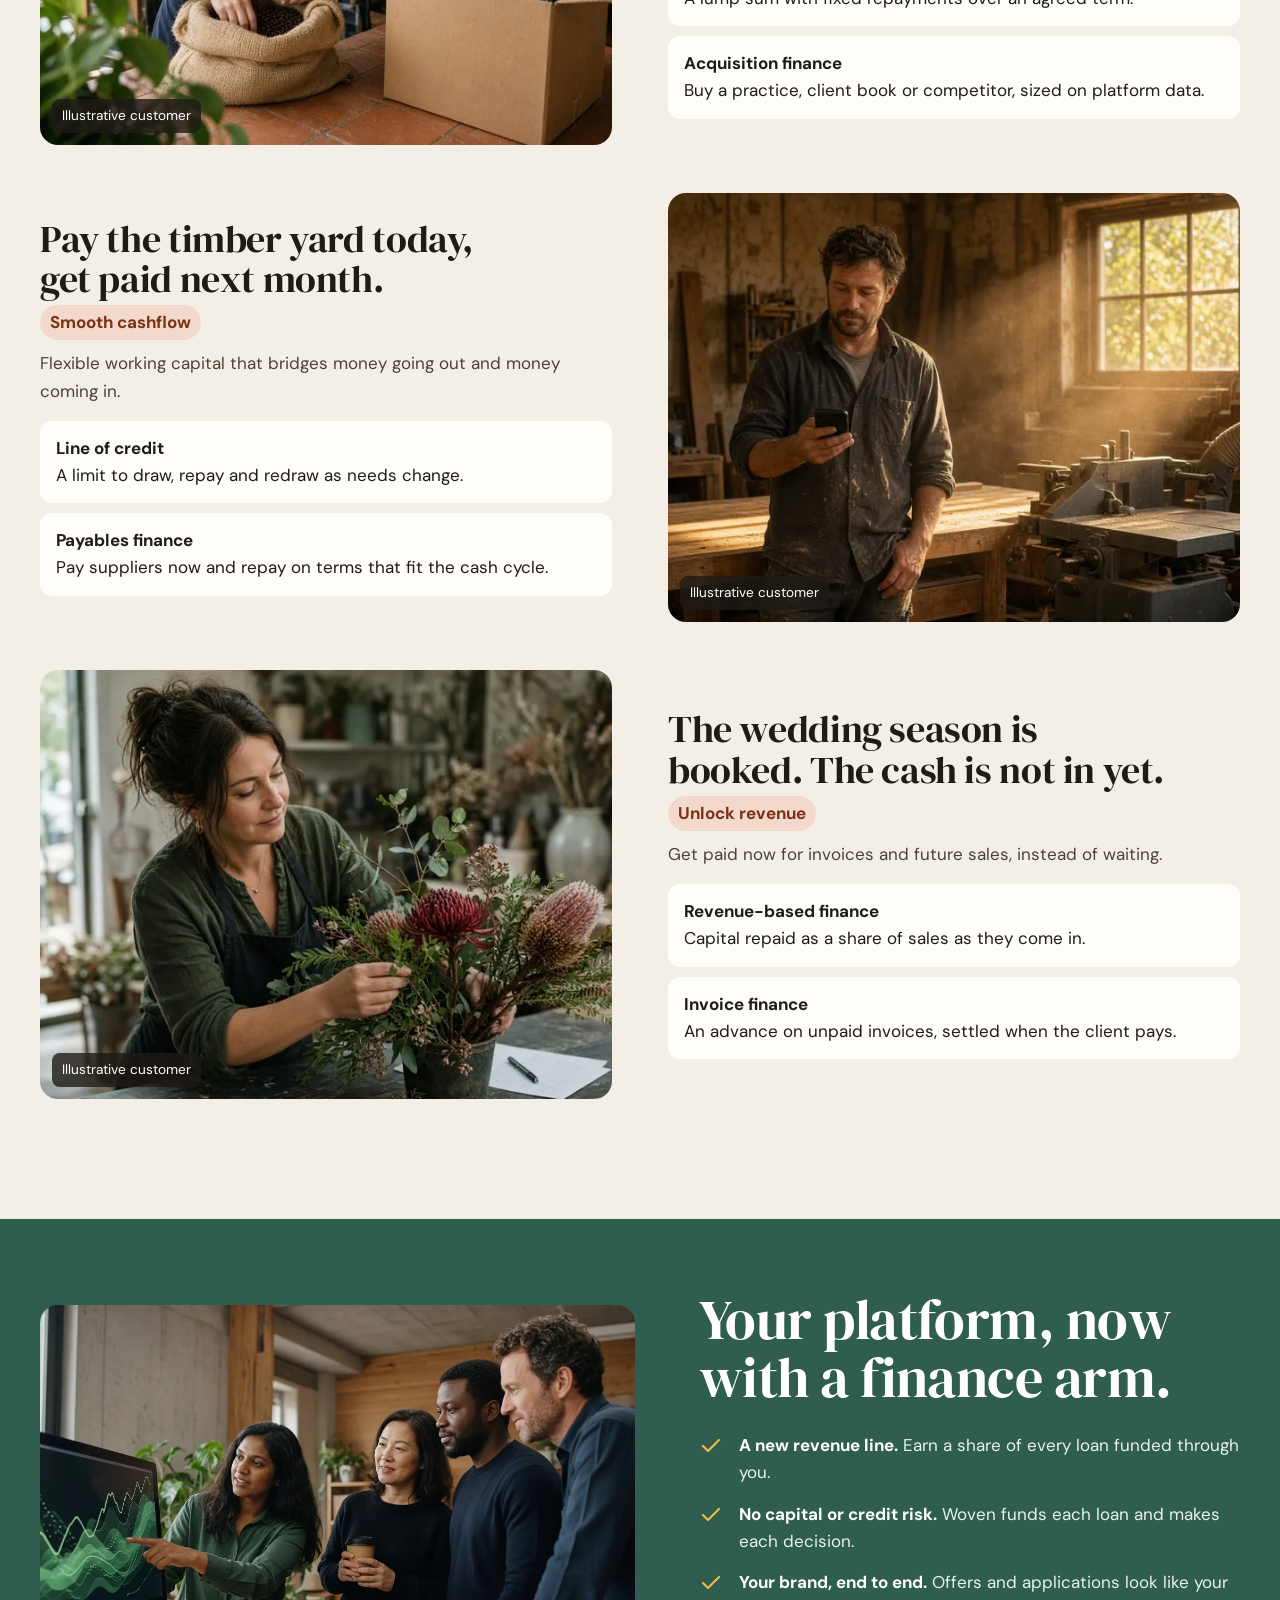
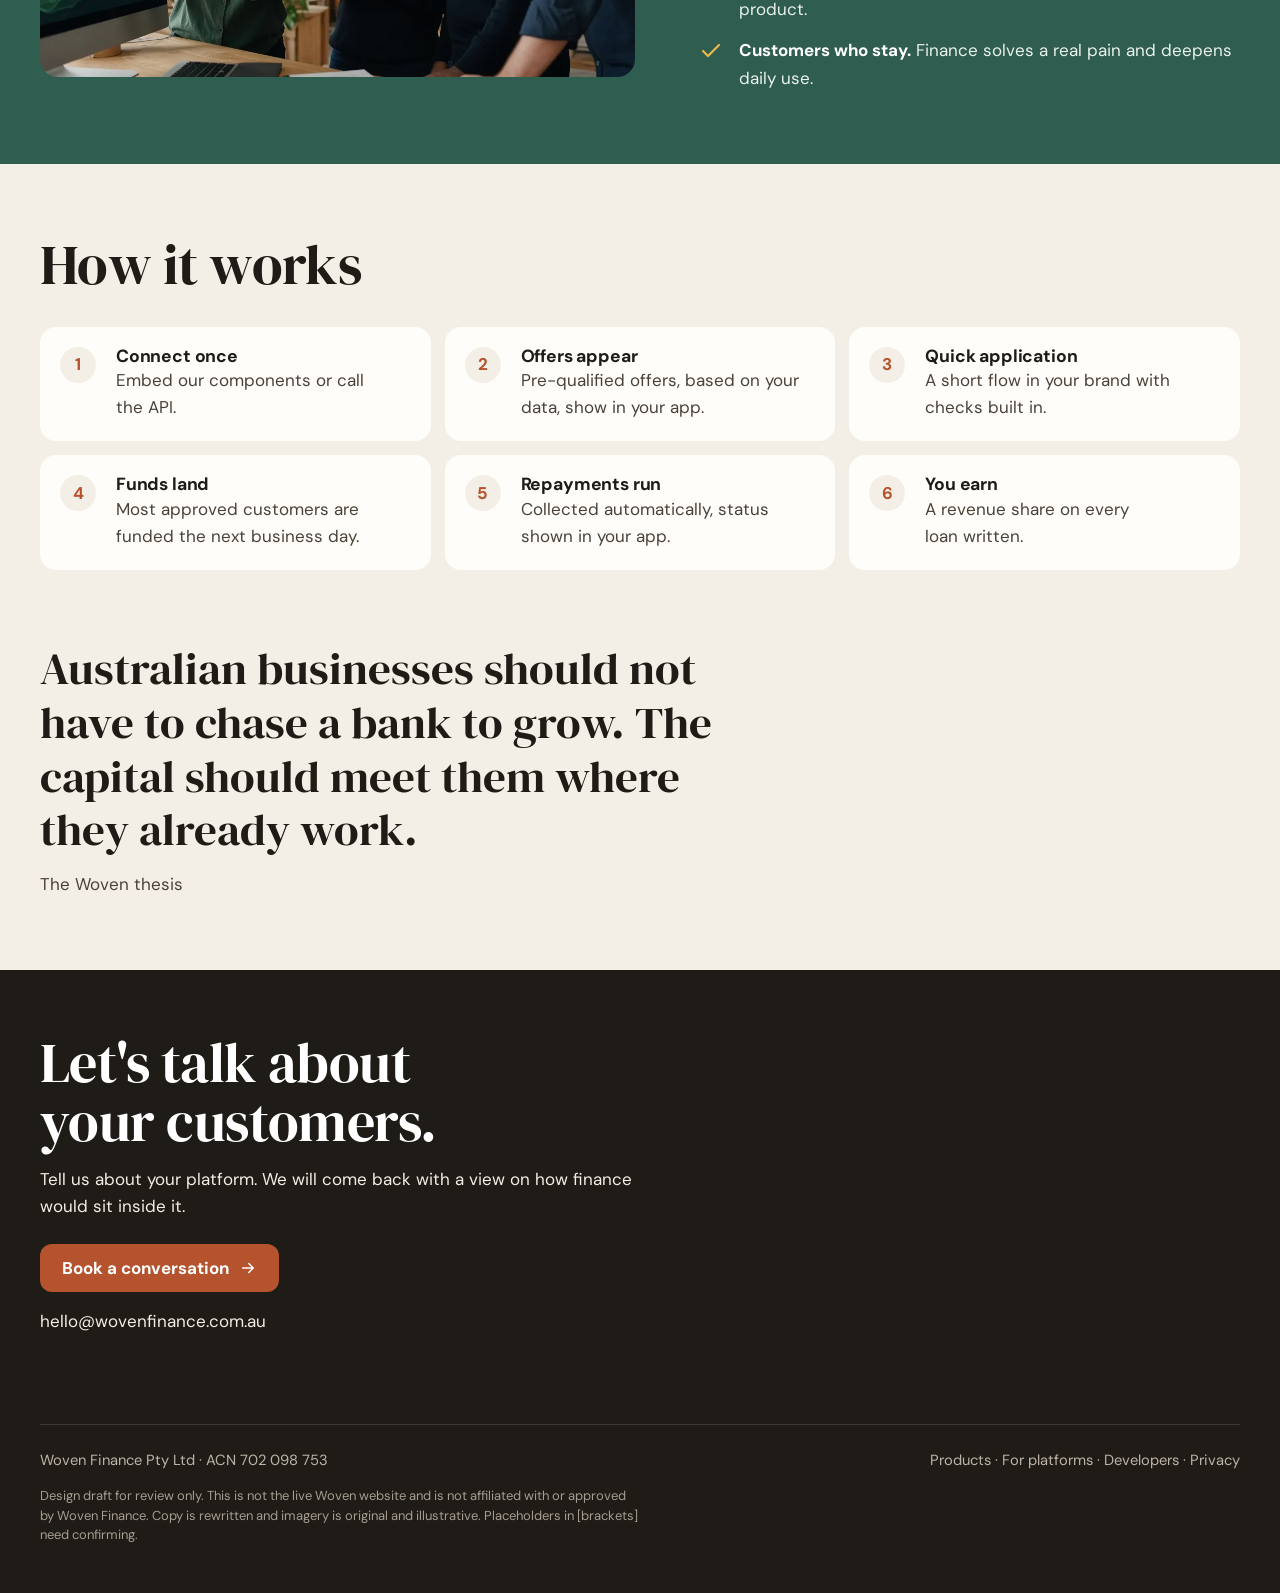
<file: main-street/index.html>
<!doctype html><html lang="en-AU"><head><meta charset="utf-8"><meta name="viewport" content="width=device-width, initial-scale=1, viewport-fit=cover">
<meta name="robots" content="noindex, nofollow, noarchive"><meta name="googlebot" content="noindex, nofollow">
<link rel="icon" href="../assets/icon.svg" type="image/svg+xml">
<link rel="stylesheet" href="../assets/base.css"><script src="../assets/proto.js" defer></script>
<link rel="preconnect" href="https://fonts.googleapis.com"><link rel="preconnect" href="https://fonts.gstatic.com" crossorigin>
<title>Woven: help the businesses on your platform grow | Main Street draft</title>
<meta name="description" content="Design direction draft: Woven embedded business finance for platforms, warm Australian photography style.">
<link href="https://fonts.googleapis.com/css2?family=DM+Serif+Display&family=DM+Sans:opsz,wght@9..40,400;9..40,500;9..40,700&display=swap" rel="stylesheet">
<style>
:root{--sand:#F4EFE6;--card:#FFFDF9;--euc:#2F5D50;--euc-d:#1E3F36;--terra:#B5532E;--ink:#1F1B16;--body:#4A4239;--wattle:#E9B949;--mark:#2F8F6E}
body{background:var(--sand);color:var(--ink);font:400 17px/1.6 "DM Sans",system-ui,sans-serif}
::selection{background:var(--wattle);color:var(--ink)}
:focus-visible{outline:3px solid var(--terra);outline-offset:3px;border-radius:4px}
.w{width:min(1200px,100% - 40px);margin-inline:auto}
h1,h2,h3{font-family:"DM Serif Display",Georgia,serif;font-weight:400;line-height:1.05;letter-spacing:-.01em}
h2{font-size:clamp(2rem,5.4vw,3.5rem)}
.btn{display:inline-flex;align-items:center;gap:10px;min-height:48px;padding:0 22px;border-radius:12px;font-weight:700;text-decoration:none;transition:background .2s,transform .25s cubic-bezier(.16,1,.3,1)}
.btn:hover{transform:translateY(-1px)}
.btn-p{background:var(--terra);color:#fff}.btn-p:hover{background:#9A4423}
.btn-g{background:#ffffffE6;color:var(--ink)}
/* header over photo */
.hdr{position:absolute;left:0;right:0;z-index:20;color:#fff}
.hdr .w{display:flex;align-items:center;gap:14px;min-height:72px}
.brand{display:flex;align-items:center;gap:8px;color:#fff;text-decoration:none;font:400 1.6rem/1 "DM Serif Display",serif;min-height:44px}
.brand .mark{width:32px;height:32px;--mark:#7FE0B6}
.nav{margin-left:auto}.nav ul{display:flex;gap:2px;list-style:none;margin:0;padding:0}
.nav a{display:flex;align-items:center;min-height:44px;padding:0 12px;color:inherit;text-decoration:none;font-weight:500;border-radius:10px}
.nav a:hover{background:#ffffff26}
.menu-btn{color:#fff;margin-left:auto}
.hdr .btn{min-height:44px}
@media (max-width:899px){.nav{position:absolute;top:72px;left:12px;right:12px;background:var(--card);color:var(--ink);border-radius:16px;padding:8px;box-shadow:0 20px 40px -16px #0006}.nav ul{flex-direction:column}.nav a{min-height:52px;font-size:1.1rem}.nav a:hover{background:var(--sand)}.hdr .btn{display:none}}
@media (min-width:900px){.menu-btn{display:none}}
/* hero */
.hero{position:relative;min-height:min(92vh,860px);display:flex;align-items:flex-end;color:#fff;overflow:hidden}
.hero>img{position:absolute;inset:0;width:100%;height:100%;object-fit:cover;object-position:60% 40%}
.hero::after{content:"";position:absolute;inset:0;background:linear-gradient(180deg,#0b0a0899 0%,#0b0a0820 30%,#0b0a0833 55%,#0b0a08d9 100%)}
.hero .w{position:relative;z-index:2;padding:120px 0 40px;display:grid;gap:28px}
.hero h1{font-size:clamp(2.6rem,8vw,5.6rem);max-width:13ch}
.hero p{font-size:1.15rem;max-width:46ch;color:#F3EEE6}
.acts{display:flex;flex-wrap:wrap;gap:12px}
.offer{background:var(--card);color:var(--ink);border-radius:16px;padding:18px;max-width:340px;box-shadow:0 24px 48px -20px #000a;animation:rise 1s .4s cubic-bezier(.16,1,.3,1) both}
@keyframes rise{from{opacity:0;transform:translateY(24px)}}
.offer .top{display:flex;justify-content:space-between;font-size:.85rem;color:var(--body)}
.offer .tag{display:inline-block;background:#E4F1EB;color:var(--euc-d);font-weight:700;font-size:.8rem;padding:4px 8px;border-radius:6px;margin:10px 0 6px}
.offer b{display:block;font-size:1.35rem;line-height:1.25}
.offer .go{margin-top:14px;display:flex;justify-content:center;align-items:center;min-height:44px;border-radius:10px;background:var(--euc);color:#fff;font-weight:700}
@media (min-width:900px){.hero .w{grid-template-columns:1fr auto;align-items:end;padding-bottom:64px}}
@media (max-width:899px){.hero{display:block;min-height:0;background:var(--ink)}.hero>img{position:relative;height:auto;aspect-ratio:4/3;object-position:62% 35%}.hero::after{inset:0 0 auto 0;height:130px;background:linear-gradient(#0b0a08b3,transparent)}.hero .w{padding:26px 0 36px}}
/* who strip */
.who{padding:28px 0;border-bottom:1px solid #1F1B1622}
.who ul{display:flex;flex-wrap:wrap;gap:10px;list-style:none;padding:0;margin:12px 0 0}
.who li{padding:8px 14px;border-radius:999px;background:var(--card);font-weight:500}
/* stories */
.stories{padding:72px 0}
.stories .intro{max-width:56ch;margin:12px 0 36px;color:var(--body);font-size:1.1rem}
.story{display:grid;gap:20px;margin-bottom:48px}
.story figure{position:relative;border-radius:18px;overflow:hidden}
.story figure img{width:100%;aspect-ratio:4/3;object-fit:cover}
.story figcaption{position:absolute;left:12px;bottom:12px;background:#1F1B16CC;color:#fff;font-size:.85rem;padding:6px 10px;border-radius:8px}
.story .k{font-weight:700;color:var(--terra);text-transform:none}
.story h3{font-size:clamp(1.7rem,3.6vw,2.4rem);margin:0 0 6px}
.story .k{display:inline-block;margin-bottom:10px;padding:4px 10px;border-radius:999px;background:#F3D9CC;color:#7A3216}
.story p{color:var(--body);max-width:48ch}
.story ul{margin:16px 0 0;padding:0;list-style:none;display:grid;gap:10px}
.story li{background:var(--card);border-radius:12px;padding:14px 16px}
.story li b{display:block}
@media (min-width:900px){.story{grid-template-columns:1fr 1fr;gap:56px;align-items:center}.story:nth-of-type(even) figure{order:2}}
/* platform band */
.plat{background:var(--euc);color:#EAF2EE;padding:72px 0}
.plat h2{color:#fff}
.plat-grid{display:grid;gap:32px;align-items:center}
.plat img{border-radius:18px;width:100%;aspect-ratio:16/10;object-fit:cover}
.plist{display:grid;gap:14px;margin-top:24px;list-style:none;padding:0}
.plist li{display:grid;grid-template-columns:28px 1fr;gap:12px}
.plist svg{width:24px;height:24px;color:var(--wattle);margin-top:2px}
.plist b{color:#fff}
@media (min-width:900px){.plat-grid{grid-template-columns:1.1fr 1fr;gap:64px}}
/* how */
.how{padding:72px 0}
.htrack{display:grid;gap:14px;margin-top:32px;list-style:none;padding:0;counter-reset:h}
.htrack li{counter-increment:h;background:var(--card);border-radius:16px;padding:20px;display:grid;grid-template-columns:44px 1fr;gap:12px}
.htrack li::before{content:counter(h);width:36px;height:36px;border-radius:50%;background:var(--sand);display:grid;place-items:center;font-weight:700;color:var(--terra)}
.htrack h3{font-family:"DM Sans",sans-serif;font-weight:700;font-size:1.1rem;margin-bottom:2px}
.htrack p{color:var(--body)}
@media (min-width:900px){.htrack{grid-template-columns:repeat(3,1fr)}}
.thesis{padding:0 0 72px}
.thesis blockquote{font-family:"DM Serif Display",serif;font-size:clamp(1.6rem,4vw,2.8rem);line-height:1.2;max-width:30ch}
.thesis p{color:var(--body);margin-top:14px}
.cta{background:var(--ink);color:#F3EEE6;padding:64px 0}
.cta h2{color:#fff;max-width:16ch}
.cta p{margin:14px 0 24px;max-width:50ch}
footer{background:var(--ink);color:#BDB4A8;padding:0 0 48px;font-size:.92rem}
footer .w{border-top:1px solid #ffffff22;padding-top:24px}
footer .row{display:flex;flex-wrap:wrap;justify-content:space-between;gap:8px 20px;margin-bottom:14px}
</style></head><body>
<a class="skip" href="#main">Skip to content</a>
<div class="draftbar" role="note"><span>Design direction 3 of 8: Main Street</span><a href="../">All directions</a></div>
<div style="position:relative">
<header class="hdr"><div class="w">
 <a class="brand" href="#top" aria-label="Woven home"><svg class="mark" viewBox="40 40 502.6 502.6" aria-hidden="true" focusable="false"><g transform="translate(52.5 98.1)"><path fill="currentColor" d="M0 149.5L133.3 386.5H158.4L223.8 277.5L201.8 238.4L146.5 330.5L44.7 149.5Z"/><path fill="var(--mark,#00BA78)" d="M268.4 197.9L309.6 129.5A85.5 85.5 0 1 0 161.7 127.4L307.4 386.5H335.4L477.6 149.5H432.1L322 332.9L195.7 108.3A46.5 46.5 0 1 1 276.1 109.4L246.5 158.8Z"/></g></svg>Woven</a>
 <button class="menu-btn" data-menu aria-expanded="false" aria-controls="nav" aria-label="Menu"><svg viewBox="0 0 24 24" fill="none" stroke="currentColor" stroke-width="2" stroke-linecap="round" aria-hidden="true"><path d="M4 7h16M4 12h16M4 17h16"/></svg></button>
 <nav class="nav" id="nav" data-nav aria-label="Main"><ul><li><a href="#stories">Products</a></li><li><a href="#platforms">For platforms</a></li><li><a href="#how">How it works</a></li><li><a href="#thesis">About</a></li><li><a href="#contact">Developers</a></li></ul></nav>
 <a class="btn btn-g" href="#contact">Talk to us</a>
</div></header>
<main id="main">
<section class="hero" id="top" aria-labelledby="h1">
 <img src="../assets/img/d3-hero.webp" srcset="../assets/img/d3-hero-sm.webp 640w, ../assets/img/d3-hero.webp 1280w" sizes="100vw" width="1280" height="720" alt="A physiotherapy clinic owner checks a tablet at his timber reception desk in morning light." fetchpriority="high">
 <div class="w">
  <div><h1 id="h1">Help the businesses on your platform grow.</h1>
  <p style="margin:18px 0 26px">Woven puts business finance inside the software your customers already use, in your brand. We fund every loan and run the program, so you can say yes to their next big move.</p>
  <div class="acts"><a class="btn btn-p" href="#contact">Talk to our team <svg class="arw" viewBox="0 0 24 24" width="18" height="18" fill="none" stroke="currentColor" stroke-width="2" stroke-linecap="round" stroke-linejoin="round" aria-hidden="true"><path d="M5 12h14M13 6l6 6-6 6"/></svg></a><a class="btn btn-g" href="#how">How it works</a></div></div>
  <div class="offer" aria-label="Example offer shown inside a platform"><div class="top"><span>Saltbush Physio</span><span>In your app</span></div><span class="tag">Pre-qualified</span><b>Up to $60,000 for a second clinic fit-out</b><span class="go" aria-hidden="true">See my offer</span></div>
 </div>
</section>
</div>
<section class="who w" aria-label="Who Woven works with"><p><b>Built for</b> the platforms Australian businesses run on:</p><ul role="list"><li>Practice management software</li><li>Booking and POS systems</li><li>B2B marketplaces</li><li>Payment processors</li><li>Trade and job management apps</li></ul></section>
<section class="stories w" id="stories" aria-labelledby="st-h">
 <h2 id="st-h">Finance for the moments that matter</h2>
 <p class="intro">Three everyday needs, six products, each shaped around your platform and the data it already holds.</p>
 <article class="story reveal"><figure><img src="../assets/img/d3-cafe.webp" srcset="../assets/img/d3-cafe-sm.webp 640w, ../assets/img/d3-cafe.webp 1152w" sizes="(min-width:900px) 50vw, 100vw" width="1152" height="864" loading="lazy" alt="A cafe owner laughs as she unpacks coffee beans and new espresso equipment."><figcaption>Illustrative customer</figcaption></figure>
  <div><h3>A new machine, a second site, a bigger team.</h3><p class="k">Grow</p><p>Up-front capital for the big moves, offered at the moment your customer is ready.</p><ul role="list"><li><b>Term loans</b>A lump sum with fixed repayments over an agreed term.</li><li><b>Acquisition finance</b>Buy a practice, client book or competitor, sized on platform data.</li></ul></div></article>
 <article class="story reveal"><figure><img src="../assets/img/d3-workshop.webp" srcset="../assets/img/d3-workshop-sm.webp 640w, ../assets/img/d3-workshop.webp 1152w" sizes="(min-width:900px) 50vw, 100vw" width="1152" height="864" loading="lazy" alt="A joinery workshop owner checks his phone beside a new workbench in golden afternoon light."><figcaption>Illustrative customer</figcaption></figure>
  <div><h3>Pay the timber yard today, get paid next month.</h3><p class="k">Smooth cashflow</p><p>Flexible working capital that bridges money going out and money coming in.</p><ul role="list"><li><b>Line of credit</b>A limit to draw, repay and redraw as needs change.</li><li><b>Payables finance</b>Pay suppliers now and repay on terms that fit the cash cycle.</li></ul></div></article>
 <article class="story reveal"><figure><img src="../assets/img/d3-florist.webp" srcset="../assets/img/d3-florist-sm.webp 640w, ../assets/img/d3-florist.webp 1152w" sizes="(min-width:900px) 50vw, 100vw" width="1152" height="864" loading="lazy" alt="A florist arranges banksia and waratah on her shop counter beside an invoice."><figcaption>Illustrative customer</figcaption></figure>
  <div><h3>The wedding season is booked. The cash is not in yet.</h3><p class="k">Unlock revenue</p><p>Get paid now for invoices and future sales, instead of waiting.</p><ul role="list"><li><b>Revenue-based finance</b>Capital repaid as a share of sales as they come in.</li><li><b>Invoice finance</b>An advance on unpaid invoices, settled when the client pays.</li></ul></div></article>
</section>
<section class="plat" id="platforms" aria-labelledby="pl-h"><div class="w plat-grid">
 <img class="reveal" src="../assets/img/d3-team.webp" srcset="../assets/img/d3-team-sm.webp 640w, ../assets/img/d3-team.webp 1280w" sizes="(min-width:900px) 55vw, 100vw" width="1280" height="720" loading="lazy" alt="A product team of two women and two men discuss a green chart on a monitor in a Sydney office.">
 <div><h2 id="pl-h">Your platform, now with a finance arm.</h2>
 <ul class="plist" role="list">
  <li><svg viewBox="0 0 24 24" fill="none" stroke="currentColor" stroke-width="2.2" stroke-linecap="round" stroke-linejoin="round" aria-hidden="true"><path d="M20 6L9 17l-5-5"/></svg><span><b>A new revenue line.</b> Earn a share of every loan funded through you.</span></li>
  <li><svg viewBox="0 0 24 24" fill="none" stroke="currentColor" stroke-width="2.2" stroke-linecap="round" stroke-linejoin="round" aria-hidden="true"><path d="M20 6L9 17l-5-5"/></svg><span><b>No capital or credit risk.</b> Woven funds each loan and makes each decision.</span></li>
  <li><svg viewBox="0 0 24 24" fill="none" stroke="currentColor" stroke-width="2.2" stroke-linecap="round" stroke-linejoin="round" aria-hidden="true"><path d="M20 6L9 17l-5-5"/></svg><span><b>Your brand, end to end.</b> Offers and applications look like your product.</span></li>
  <li><svg viewBox="0 0 24 24" fill="none" stroke="currentColor" stroke-width="2.2" stroke-linecap="round" stroke-linejoin="round" aria-hidden="true"><path d="M20 6L9 17l-5-5"/></svg><span><b>Customers who stay.</b> Finance solves a real pain and deepens daily use.</span></li>
 </ul></div>
</div></section>
<section class="how w" id="how" aria-labelledby="how-h">
 <h2 id="how-h">How it works</h2>
 <ol class="htrack" role="list">
  <li class="reveal"><div><h3>Connect once</h3><p>Embed our components or call the API.</p></div></li>
  <li class="reveal"><div><h3>Offers appear</h3><p>Pre-qualified offers, based on your data, show in your app.</p></div></li>
  <li class="reveal"><div><h3>Quick application</h3><p>A short flow in your brand with checks built in.</p></div></li>
  <li class="reveal"><div><h3>Funds land</h3><p>Most approved customers are funded the next business day.</p></div></li>
  <li class="reveal"><div><h3>Repayments run</h3><p>Collected automatically, status shown in your app.</p></div></li>
  <li class="reveal"><div><h3>You earn</h3><p>A revenue share on every loan written.</p></div></li>
 </ol>
</section>
<section class="thesis w" id="thesis" aria-label="Thesis"><blockquote class="reveal">Australian businesses should not have to chase a bank to grow. The capital should meet them where they already work.</blockquote><p>The Woven thesis</p></section>
<section class="cta" id="contact" aria-labelledby="c-h"><div class="w"><h2 id="c-h">Let's talk about your customers.</h2><p>Tell us about your platform. We will come back with a view on how finance would sit inside it.</p><a class="btn btn-p" href="#contact">Book a conversation <svg class="arw" viewBox="0 0 24 24" width="18" height="18" fill="none" stroke="currentColor" stroke-width="2" stroke-linecap="round" stroke-linejoin="round" aria-hidden="true"><path d="M5 12h14M13 6l6 6-6 6"/></svg></a><p style="margin-top:16px">hello@wovenfinance.com.au</p></div></section>
</main>
<footer><div class="w"><div class="row"><span>Woven Finance Pty Ltd · ACN 702 098 753</span><span>Products · For platforms · Developers · Privacy</span></div><p class="draftnote">Design draft for review only. This is not the live Woven website and is not affiliated with or approved by Woven Finance. Copy is rewritten and imagery is original and illustrative. Placeholders in [brackets] need confirming.</p></div></footer>
</body></html>
</file>
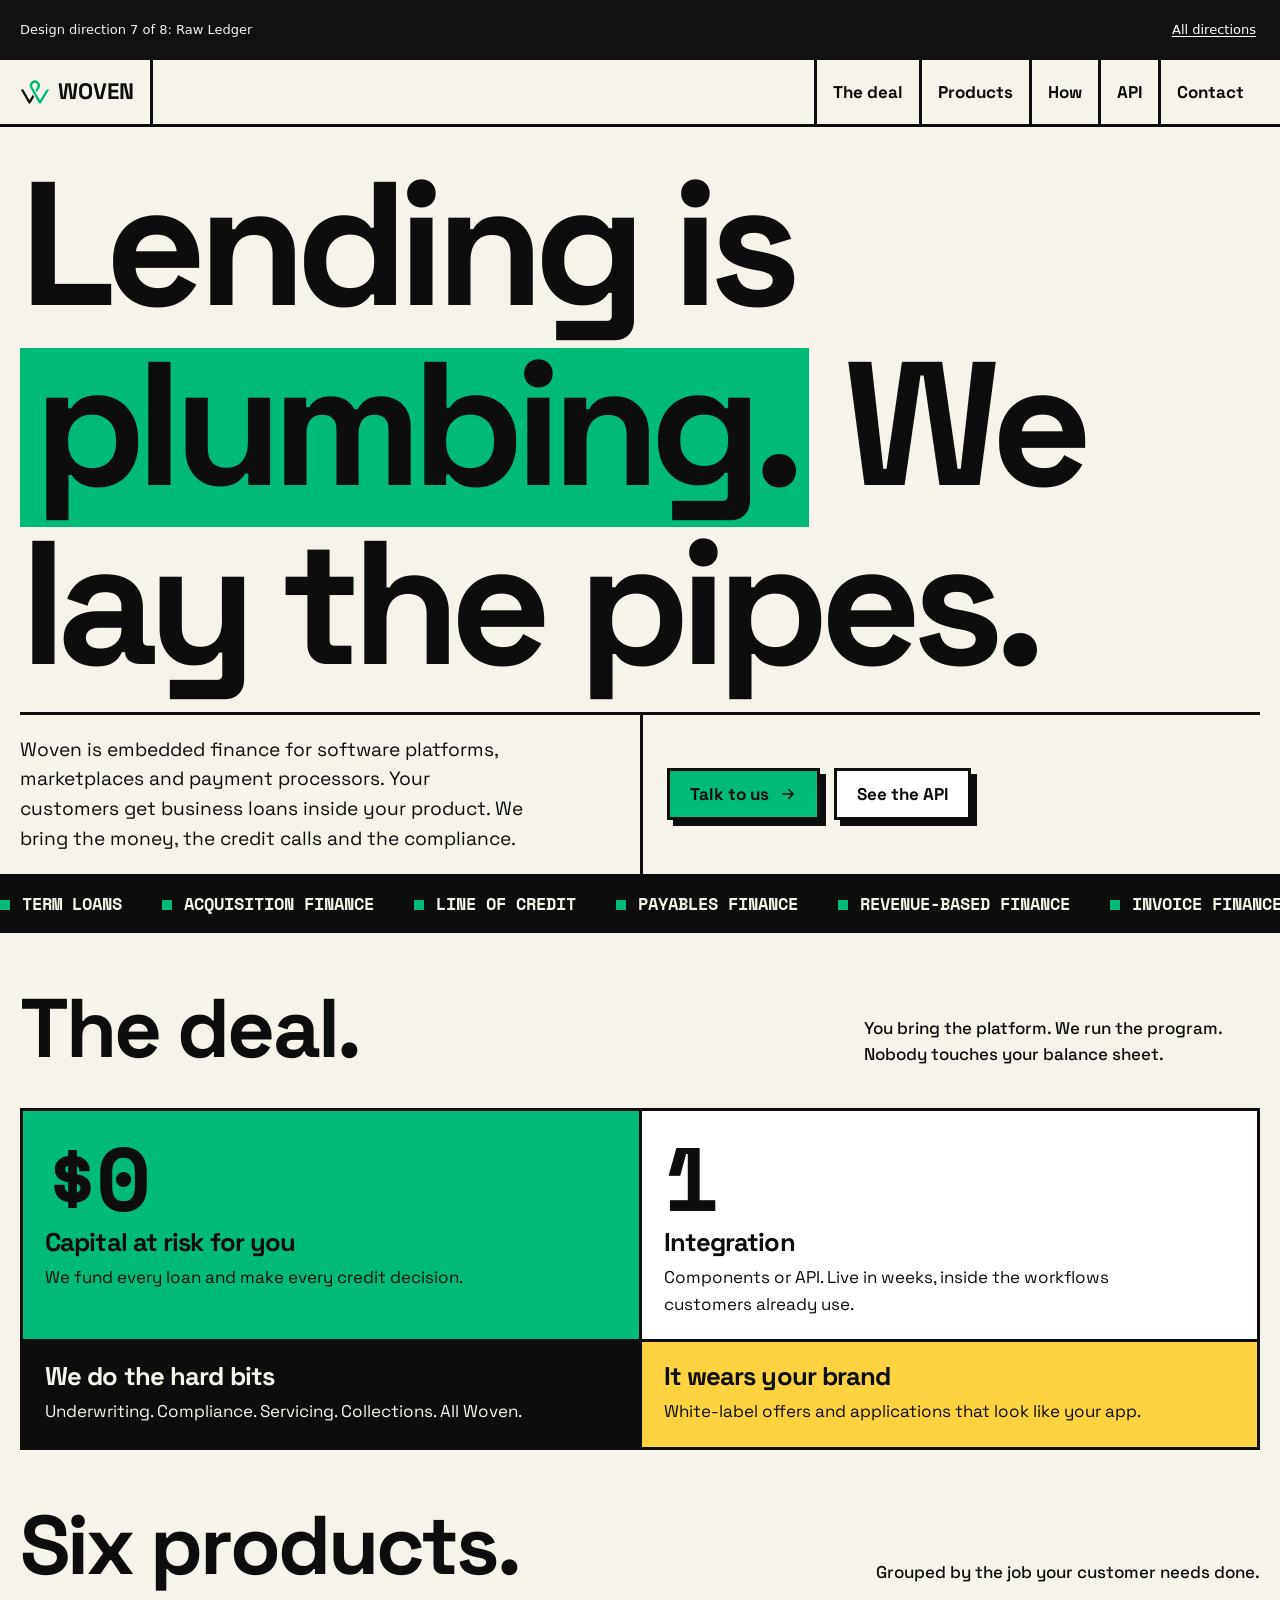
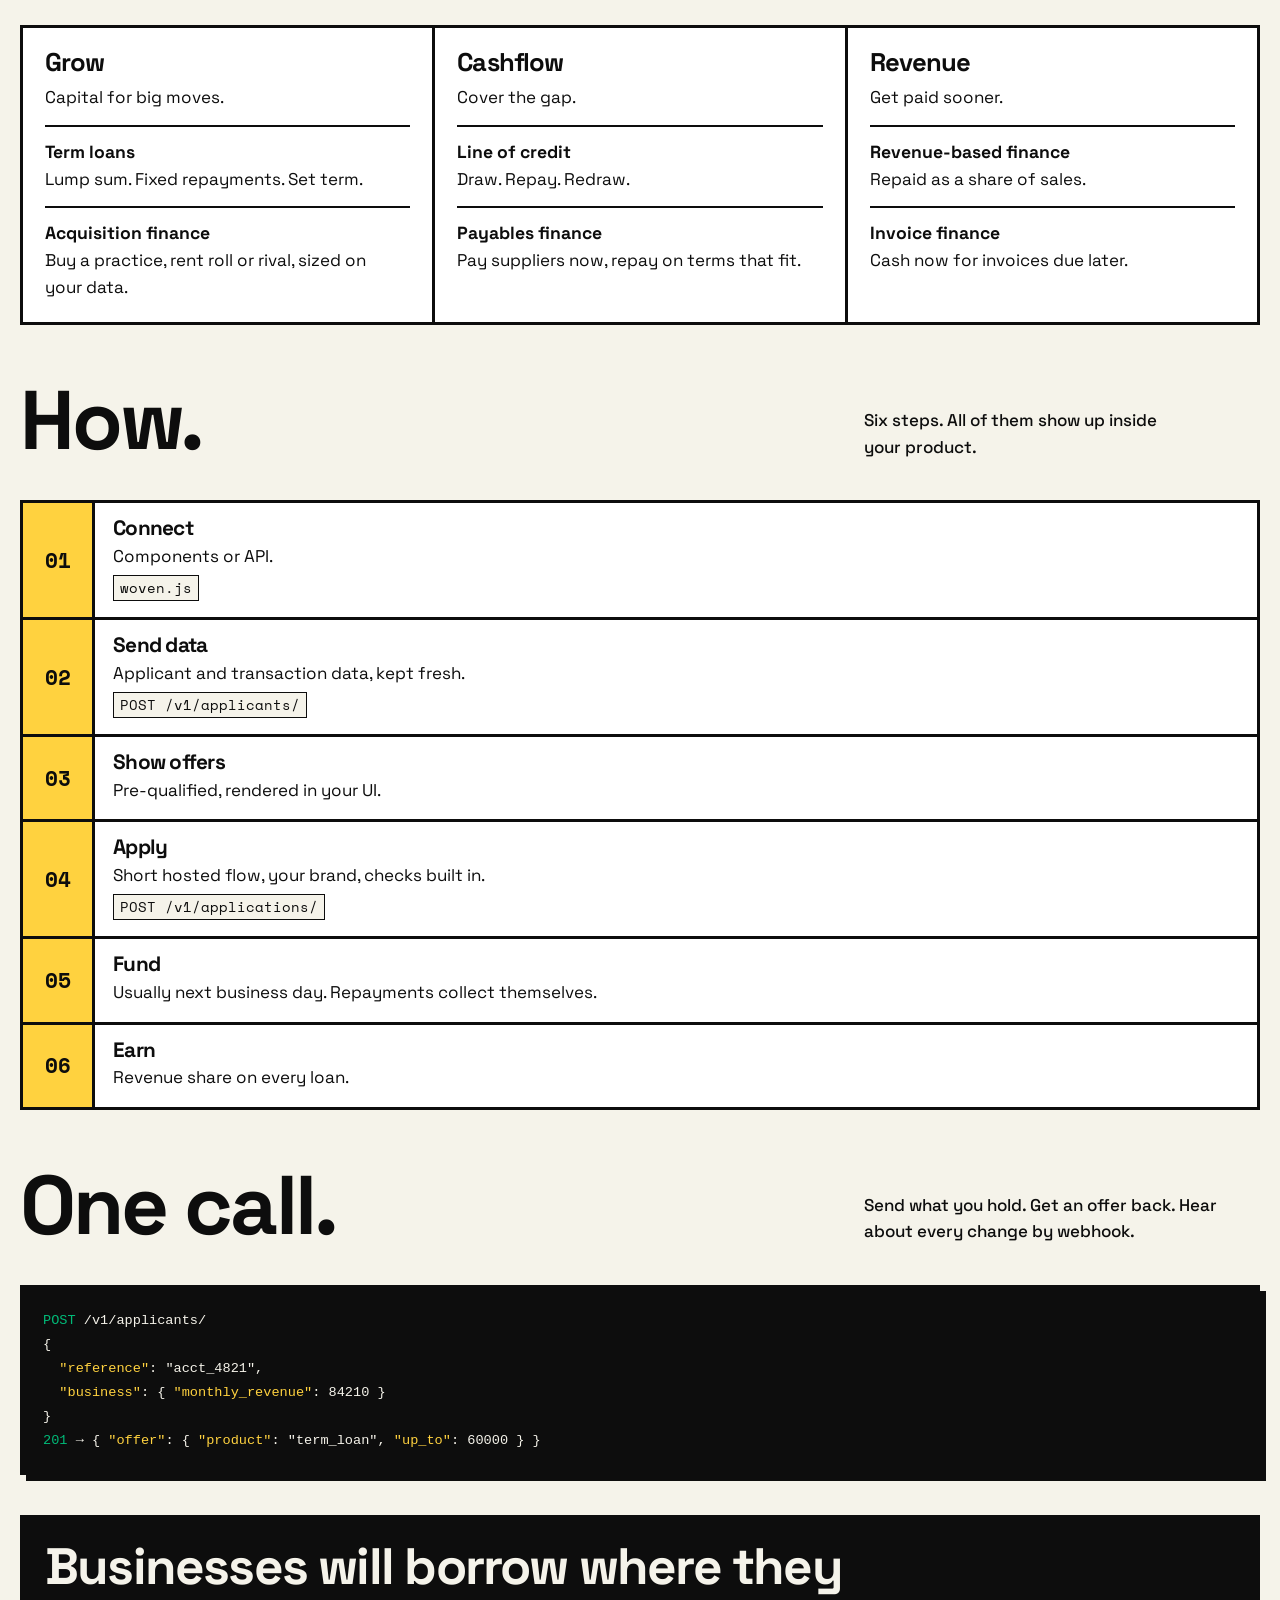
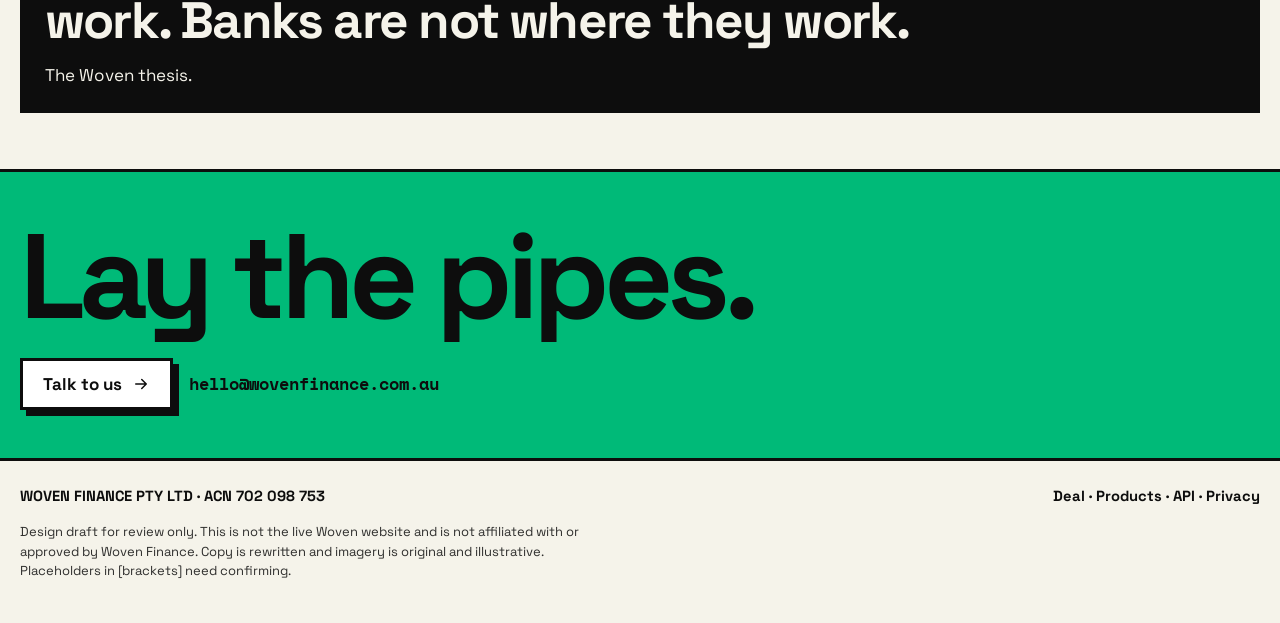
<file: raw-ledger/index.html>
<!doctype html><html lang="en-AU"><head><meta charset="utf-8"><meta name="viewport" content="width=device-width, initial-scale=1, viewport-fit=cover">
<meta name="robots" content="noindex, nofollow, noarchive"><meta name="googlebot" content="noindex, nofollow">
<link rel="icon" href="../assets/icon.svg" type="image/svg+xml">
<link rel="stylesheet" href="../assets/base.css"><script src="../assets/proto.js" defer></script>
<link rel="preconnect" href="https://fonts.googleapis.com"><link rel="preconnect" href="https://fonts.gstatic.com" crossorigin>
<title>Woven: lending as plumbing | Raw Ledger draft</title>
<meta name="description" content="Design direction draft: Woven embedded business finance for platforms, neo-brutalist grid style.">
<link href="https://fonts.googleapis.com/css2?family=Space+Grotesk:wght@400;500;700&family=Space+Mono:wght@400;700&display=swap" rel="stylesheet">
<style>
:root{--bone:#F5F3EA;--black:#0D0D0D;--acid:#00BA78;--yellow:#FFD23F;--white:#fff;--b:3px solid var(--black);--sh:6px 6px 0 var(--black);--mark:#00BA78}
body{background:var(--bone);color:var(--black);font:400 17px/1.55 "Space Grotesk",system-ui,sans-serif}
::selection{background:var(--yellow)}
:focus-visible{outline:3px solid var(--black);outline-offset:3px;background:var(--yellow)}
.w{width:min(1240px,100% - 24px);margin-inline:auto}
h1,h2,h3{font-weight:700;letter-spacing:-.035em;line-height:.95;text-transform:none}
.mono{font-family:"Space Mono",monospace}
.btn{display:inline-flex;align-items:center;gap:10px;min-height:52px;padding:0 20px;border:var(--b);background:var(--acid);color:var(--black);font-weight:700;text-decoration:none;box-shadow:var(--sh);transition:none}
.btn:hover{transform:translate(3px,3px);box-shadow:3px 3px 0 var(--black)}
.btn:active{transform:translate(6px,6px);box-shadow:none}
.btn-w{background:var(--white)}
.hdr{border-bottom:var(--b);background:var(--bone);position:sticky;top:0;z-index:20}
.hdr .w{display:flex;align-items:stretch;min-height:64px}
.brand{display:flex;align-items:center;gap:8px;text-decoration:none;font-weight:700;font-size:1.4rem;padding-right:16px;border-right:var(--b);min-height:44px}
.brand .mark{width:30px;height:30px}
.nav{margin-left:auto}.nav ul{display:flex;list-style:none;margin:0;padding:0;height:100%}
.nav li{border-left:var(--b)}
.nav a{display:flex;align-items:center;height:100%;min-height:44px;padding:0 16px;text-decoration:none;font-weight:700}
.nav a:hover{background:var(--yellow)}
.menu-btn{margin-left:auto;border-left:var(--b);width:64px}
@media (max-width:899px){.nav{position:absolute;top:100%;left:0;right:0;background:var(--bone);border-bottom:var(--b)}.nav ul{flex-direction:column}.nav li{border-left:0;border-top:var(--b)}.nav a{min-height:58px;font-size:1.2rem;padding:0 16px}}
@media (min-width:900px){.menu-btn{display:none}}
.hero{border-bottom:var(--b)}
.hero .w{display:grid}
.hero h1{font-size:clamp(3.2rem,15vw,11rem);padding:28px 0 18px;letter-spacing:-.055em;line-height:1.02}
.hero h1 mark{background:linear-gradient(transparent 16%,var(--acid) 16%,var(--acid) 96%,transparent 96%);color:var(--black);padding:0 .08em;box-decoration-break:clone;-webkit-box-decoration-break:clone}
.hero-row{display:grid;border-top:var(--b)}
.hero-row>div{padding:20px 0}
.hero-row p{font-size:1.2rem;max-width:42ch}
.hero-row .acts{display:flex;flex-wrap:wrap;gap:14px;align-items:center}
@media (min-width:900px){.hero-row{grid-template-columns:1fr 1fr}.hero-row>div+div{border-left:var(--b);padding-left:24px}.hero-row>div:first-child{padding-right:24px}}
.ticker{overflow:hidden;border-bottom:var(--b);background:var(--black);color:var(--bone);white-space:nowrap}
.ticker div{display:inline-flex;gap:40px;padding:14px 0;animation:tick 28s linear infinite;font:700 1.05rem "Space Mono",monospace}
.ticker span::before{content:"";display:inline-block;width:10px;height:10px;background:var(--acid);margin-right:12px;vertical-align:middle}
@keyframes tick{to{transform:translateX(-50%)}}
.grid{display:grid;border-left:var(--b);border-top:var(--b);margin:40px 0}
.cell{border-right:var(--b);border-bottom:var(--b);padding:22px;background:var(--white)}
.cell h3{font-size:1.6rem;margin-bottom:10px}
.cell p{max-width:46ch}
.cell.acid{background:var(--acid)}.cell.yel{background:var(--yellow)}.cell.blk{background:var(--black);color:var(--bone)}
.cell .n{font:700 clamp(3rem,10vw,5.6rem)/1 "Space Mono",monospace;letter-spacing:-.04em;display:block;margin-bottom:8px}
@media (min-width:760px){.grid.g2{grid-template-columns:1fr 1fr}.grid.g3{grid-template-columns:repeat(3,1fr)}}
.sec-h{display:flex;flex-wrap:wrap;align-items:end;justify-content:space-between;gap:12px;margin-top:56px}
.sec-h h2{font-size:clamp(2.4rem,8vw,5.2rem)}
.sec-h p{max-width:36ch;font-weight:500}
.cell h4{font-size:1.1rem;margin-top:14px;padding-top:12px;border-top:2px solid currentColor}
.steps{list-style:none;padding:0;margin:40px 0;border:var(--b);background:var(--white);counter-reset:s}
.steps li{counter-increment:s;display:grid;grid-template-columns:72px 1fr;border-bottom:var(--b)}
.steps li:last-child{border-bottom:0}
.steps li::before{content:counter(s,decimal-leading-zero);display:grid;place-items:center;border-right:var(--b);font:700 1.3rem "Space Mono",monospace;background:var(--yellow)}
.steps li>div{padding:16px 18px}
.steps h3{font-size:1.3rem;margin-bottom:4px}
.steps code{font:400 .85rem "Space Mono",monospace;background:var(--bone);padding:2px 6px;border:1px solid var(--black);display:inline-block;margin-top:6px}
pre{margin:0;background:var(--black);color:var(--bone);padding:20px;overflow:auto;font:400 .85rem/1.7 "Space Mono",monospace;border:var(--b);box-shadow:var(--sh)}
pre b{color:var(--acid);font-weight:400}pre i{color:var(--yellow);font-style:normal}
.cta{background:var(--acid);border-top:var(--b);border-bottom:var(--b);padding:48px 0;margin-top:56px}
.cta h2{font-size:clamp(2.8rem,11vw,7.5rem);letter-spacing:-.05em}
.cta .row{display:flex;flex-wrap:wrap;gap:16px;align-items:center;margin-top:24px}
.cta .btn{background:var(--white)}
footer{padding:24px 0 48px;font-size:.92rem}
footer .row{display:flex;flex-wrap:wrap;justify-content:space-between;gap:8px 20px;margin-bottom:14px;font-weight:700}
@media (prefers-reduced-motion:reduce){.ticker div{animation:none;white-space:normal;flex-wrap:wrap;padding:14px 12px}}
</style></head><body>
<a class="skip" href="#main">Skip to content</a>
<div class="draftbar" role="note"><span>Design direction 7 of 8: Raw Ledger</span><a href="../">All directions</a></div>
<header class="hdr"><div class="w">
 <a class="brand" href="#top" aria-label="Woven home"><svg class="mark" viewBox="40 40 502.6 502.6" aria-hidden="true" focusable="false"><g transform="translate(52.5 98.1)"><path fill="currentColor" d="M0 149.5L133.3 386.5H158.4L223.8 277.5L201.8 238.4L146.5 330.5L44.7 149.5Z"/><path fill="var(--mark,#00BA78)" d="M268.4 197.9L309.6 129.5A85.5 85.5 0 1 0 161.7 127.4L307.4 386.5H335.4L477.6 149.5H432.1L322 332.9L195.7 108.3A46.5 46.5 0 1 1 276.1 109.4L246.5 158.8Z"/></g></svg>WOVEN</a>
 <button class="menu-btn" data-menu aria-expanded="false" aria-controls="nav" aria-label="Menu"><svg viewBox="0 0 24 24" fill="none" stroke="currentColor" stroke-width="2" stroke-linecap="round" aria-hidden="true"><path d="M4 7h16M4 12h16M4 17h16"/></svg></button>
 <nav class="nav" id="nav" data-nav aria-label="Main"><ul><li><a href="#deal">The deal</a></li><li><a href="#products">Products</a></li><li><a href="#how">How</a></li><li><a href="#api">API</a></li><li><a href="#contact">Contact</a></li></ul></nav>
</div></header>
<main id="main">
<section class="hero" id="top" aria-labelledby="h1"><div class="w">
 <h1 id="h1">Lending is <mark>plumbing.</mark> We lay the pipes.</h1>
 <div class="hero-row">
  <div><p>Woven is embedded finance for software platforms, marketplaces and payment processors. Your customers get business loans inside your product. We bring the money, the credit calls and the compliance.</p></div>
  <div class="acts"><a class="btn" href="#contact">Talk to us <svg class="arw" viewBox="0 0 24 24" width="18" height="18" fill="none" stroke="currentColor" stroke-width="2" stroke-linecap="round" stroke-linejoin="round" aria-hidden="true"><path d="M5 12h14M13 6l6 6-6 6"/></svg></a><a class="btn btn-w" href="#api">See the API</a></div>
 </div>
</div></section>
<div class="ticker" aria-hidden="true"><div><span>TERM LOANS</span><span>ACQUISITION FINANCE</span><span>LINE OF CREDIT</span><span>PAYABLES FINANCE</span><span>REVENUE-BASED FINANCE</span><span>INVOICE FINANCE</span><span>TERM LOANS</span><span>ACQUISITION FINANCE</span><span>LINE OF CREDIT</span><span>PAYABLES FINANCE</span><span>REVENUE-BASED FINANCE</span><span>INVOICE FINANCE</span></div></div>
<section class="w" id="deal" aria-labelledby="deal-h">
 <div class="sec-h"><h2 id="deal-h">The deal.</h2><p>You bring the platform. We run the program. Nobody touches your balance sheet.</p></div>
 <div class="grid g2">
  <div class="cell acid reveal"><span class="n">$0</span><h3>Capital at risk for you</h3><p>We fund every loan and make every credit decision.</p></div>
  <div class="cell reveal"><span class="n">1</span><h3>Integration</h3><p>Components or API. Live in weeks, inside the workflows customers already use.</p></div>
  <div class="cell blk reveal"><h3>We do the hard bits</h3><p>Underwriting. Compliance. Servicing. Collections. All Woven.</p></div>
  <div class="cell yel reveal"><h3>It wears your brand</h3><p>White-label offers and applications that look like your app.</p></div>
 </div>
</section>
<section class="w" id="products" aria-labelledby="pr-h">
 <div class="sec-h"><h2 id="pr-h">Six products.</h2><p>Grouped by the job your customer needs done.</p></div>
 <div class="grid g3">
  <div class="cell reveal"><h3>Grow</h3><p>Capital for big moves.</p><h4>Term loans</h4><p>Lump sum. Fixed repayments. Set term.</p><h4>Acquisition finance</h4><p>Buy a practice, rent roll or rival, sized on your data.</p></div>
  <div class="cell reveal"><h3>Cashflow</h3><p>Cover the gap.</p><h4>Line of credit</h4><p>Draw. Repay. Redraw.</p><h4>Payables finance</h4><p>Pay suppliers now, repay on terms that fit.</p></div>
  <div class="cell reveal"><h3>Revenue</h3><p>Get paid sooner.</p><h4>Revenue-based finance</h4><p>Repaid as a share of sales.</p><h4>Invoice finance</h4><p>Cash now for invoices due later.</p></div>
 </div>
</section>
<section class="w" id="how" aria-labelledby="how-h">
 <div class="sec-h"><h2 id="how-h">How.</h2><p>Six steps. All of them show up inside your product.</p></div>
 <ol class="steps" role="list">
  <li class="reveal"><div><h3>Connect</h3><p>Components or API.</p><code>woven.js</code></div></li>
  <li class="reveal"><div><h3>Send data</h3><p>Applicant and transaction data, kept fresh.</p><code>POST /v1/applicants/</code></div></li>
  <li class="reveal"><div><h3>Show offers</h3><p>Pre-qualified, rendered in your UI.</p></div></li>
  <li class="reveal"><div><h3>Apply</h3><p>Short hosted flow, your brand, checks built in.</p><code>POST /v1/applications/</code></div></li>
  <li class="reveal"><div><h3>Fund</h3><p>Usually next business day. Repayments collect themselves.</p></div></li>
  <li class="reveal"><div><h3>Earn</h3><p>Revenue share on every loan.</p></div></li>
 </ol>
</section>
<section class="w" id="api" aria-labelledby="api-h">
 <div class="sec-h"><h2 id="api-h">One call.</h2><p>Send what you hold. Get an offer back. Hear about every change by webhook.</p></div>
 <div style="margin:40px 0" class="reveal"><pre tabindex="0" aria-label="Example API request"><code><b>POST</b> /v1/applicants/
{
  <i>"reference"</i>: "acct_4821",
  <i>"business"</i>: { <i>"monthly_revenue"</i>: 84210 }
}
<b>201</b> → { <i>"offer"</i>: { <i>"product"</i>: "term_loan", <i>"up_to"</i>: 60000 } }</code></pre></div>
</section>
<section class="w" aria-label="Thesis"><div class="grid"><div class="cell blk reveal"><h3 style="font-size:clamp(1.8rem,5vw,3.2rem);line-height:1.05">Businesses will borrow where they work. Banks are not where they work.</h3><p style="margin-top:14px">The Woven thesis.</p></div></div></section>
<section class="cta" id="contact" aria-labelledby="c-h"><div class="w"><h2 id="c-h">Lay the pipes.</h2><div class="row"><a class="btn" href="#contact">Talk to us <svg class="arw" viewBox="0 0 24 24" width="18" height="18" fill="none" stroke="currentColor" stroke-width="2" stroke-linecap="round" stroke-linejoin="round" aria-hidden="true"><path d="M5 12h14M13 6l6 6-6 6"/></svg></a><span class="mono" style="font-weight:700">hello@wovenfinance.com.au</span></div></div></section>
</main>
<footer><div class="w"><div class="row"><span>WOVEN FINANCE PTY LTD · ACN 702 098 753</span><span>Deal · Products · API · Privacy</span></div><p class="draftnote">Design draft for review only. This is not the live Woven website and is not affiliated with or approved by Woven Finance. Copy is rewritten and imagery is original and illustrative. Placeholders in [brackets] need confirming.</p></div></footer>
</body></html>
</file>
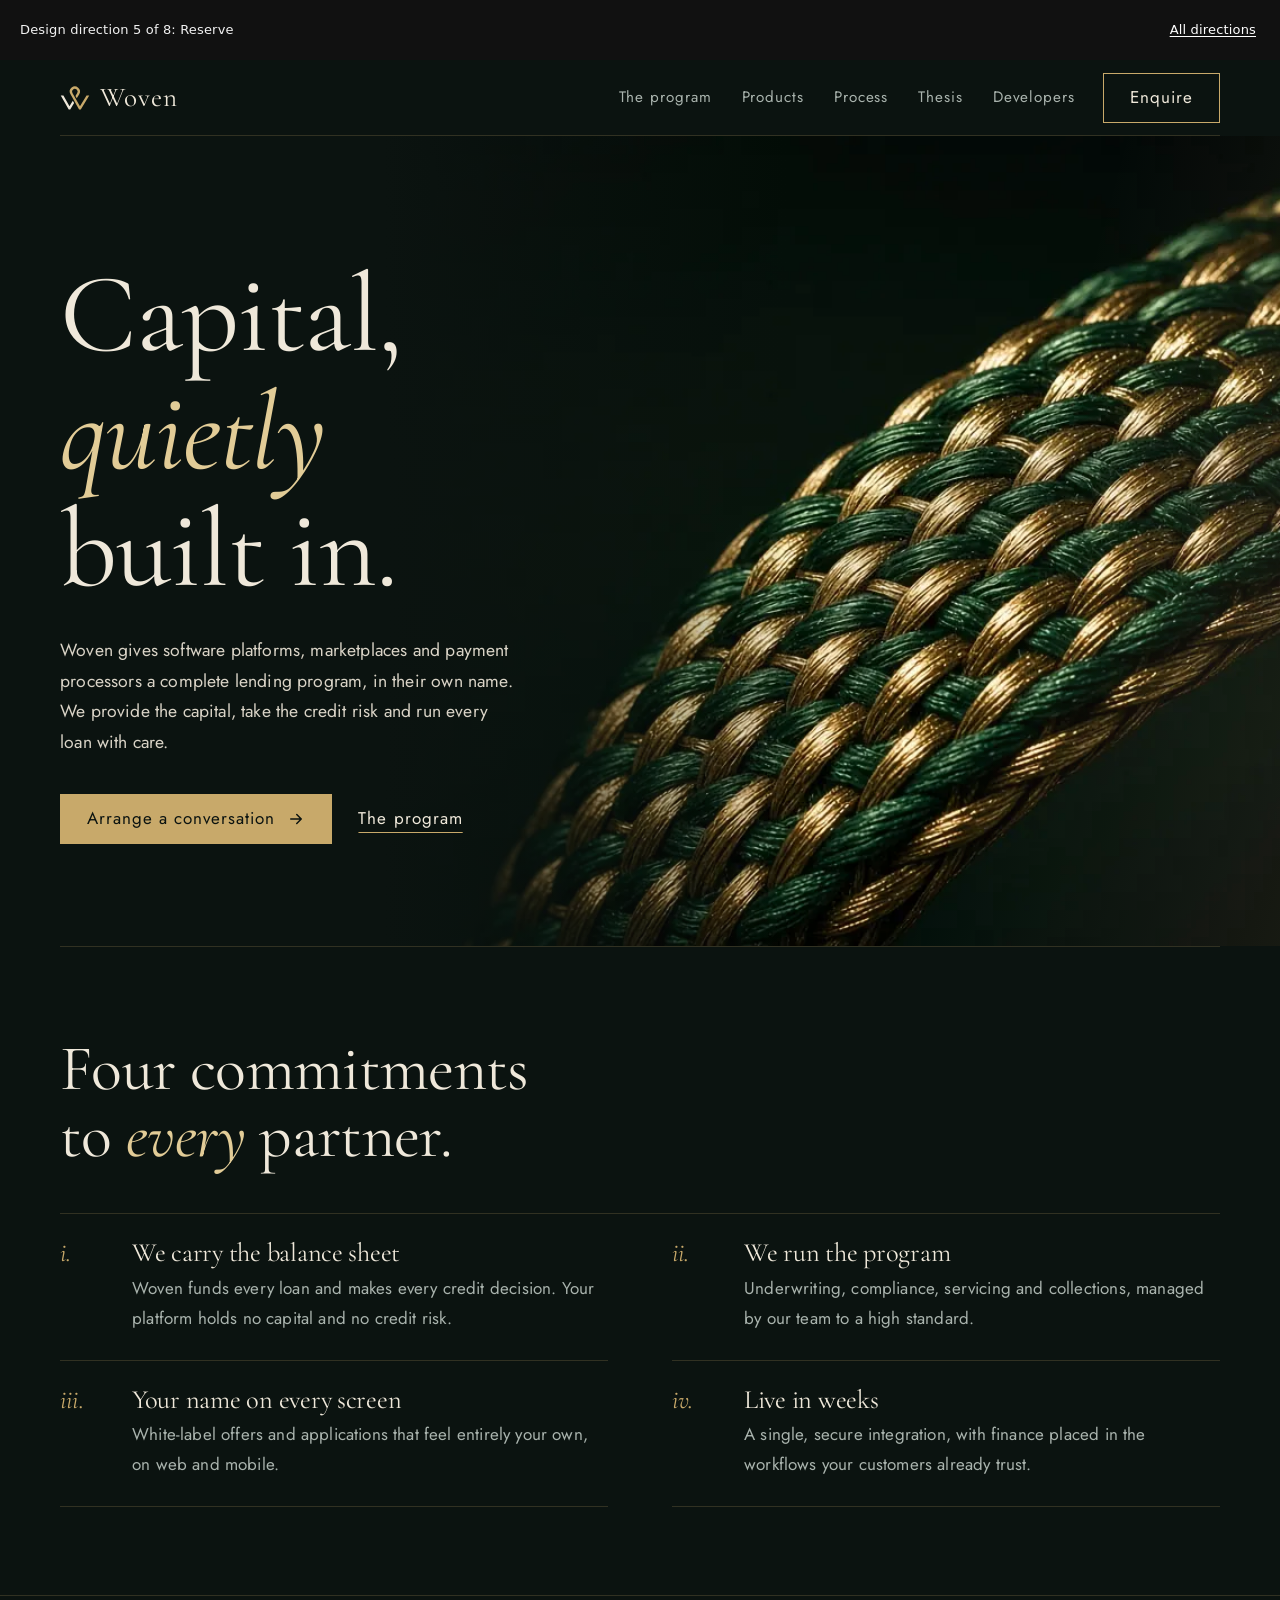
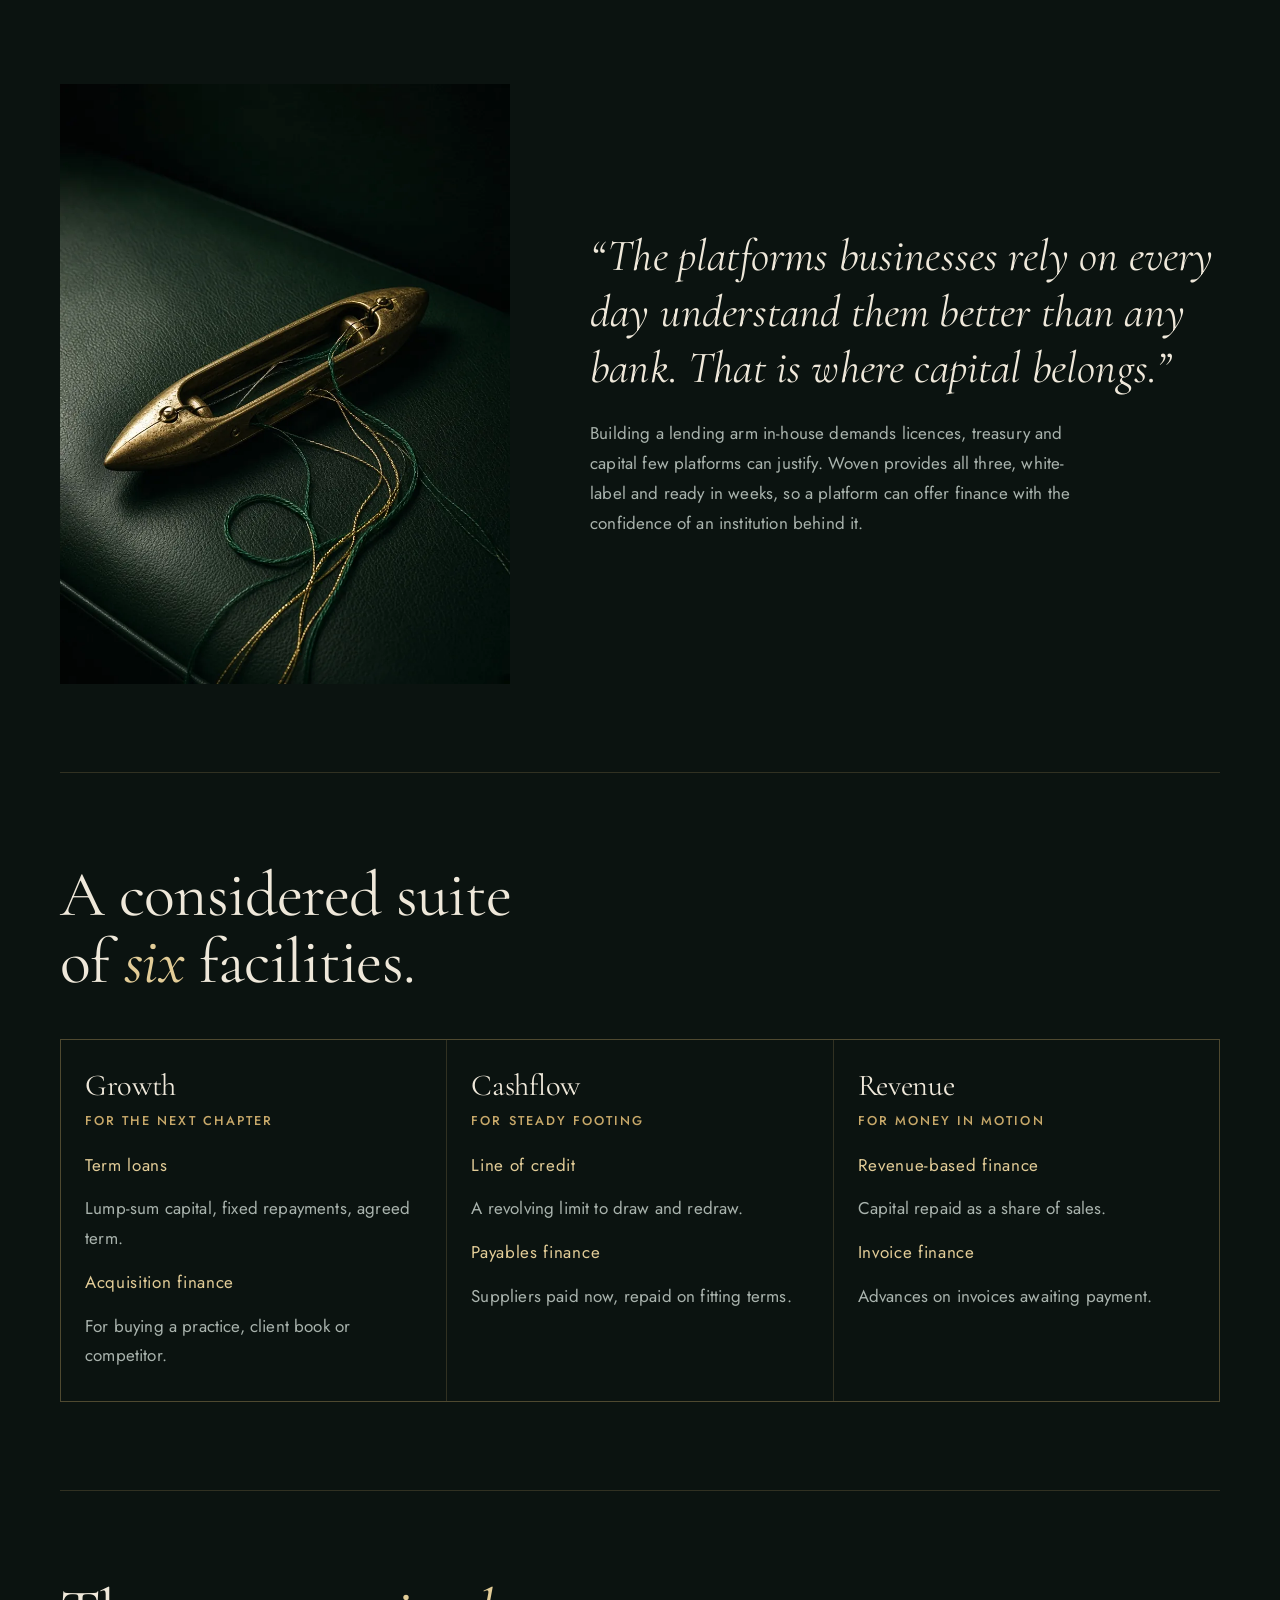
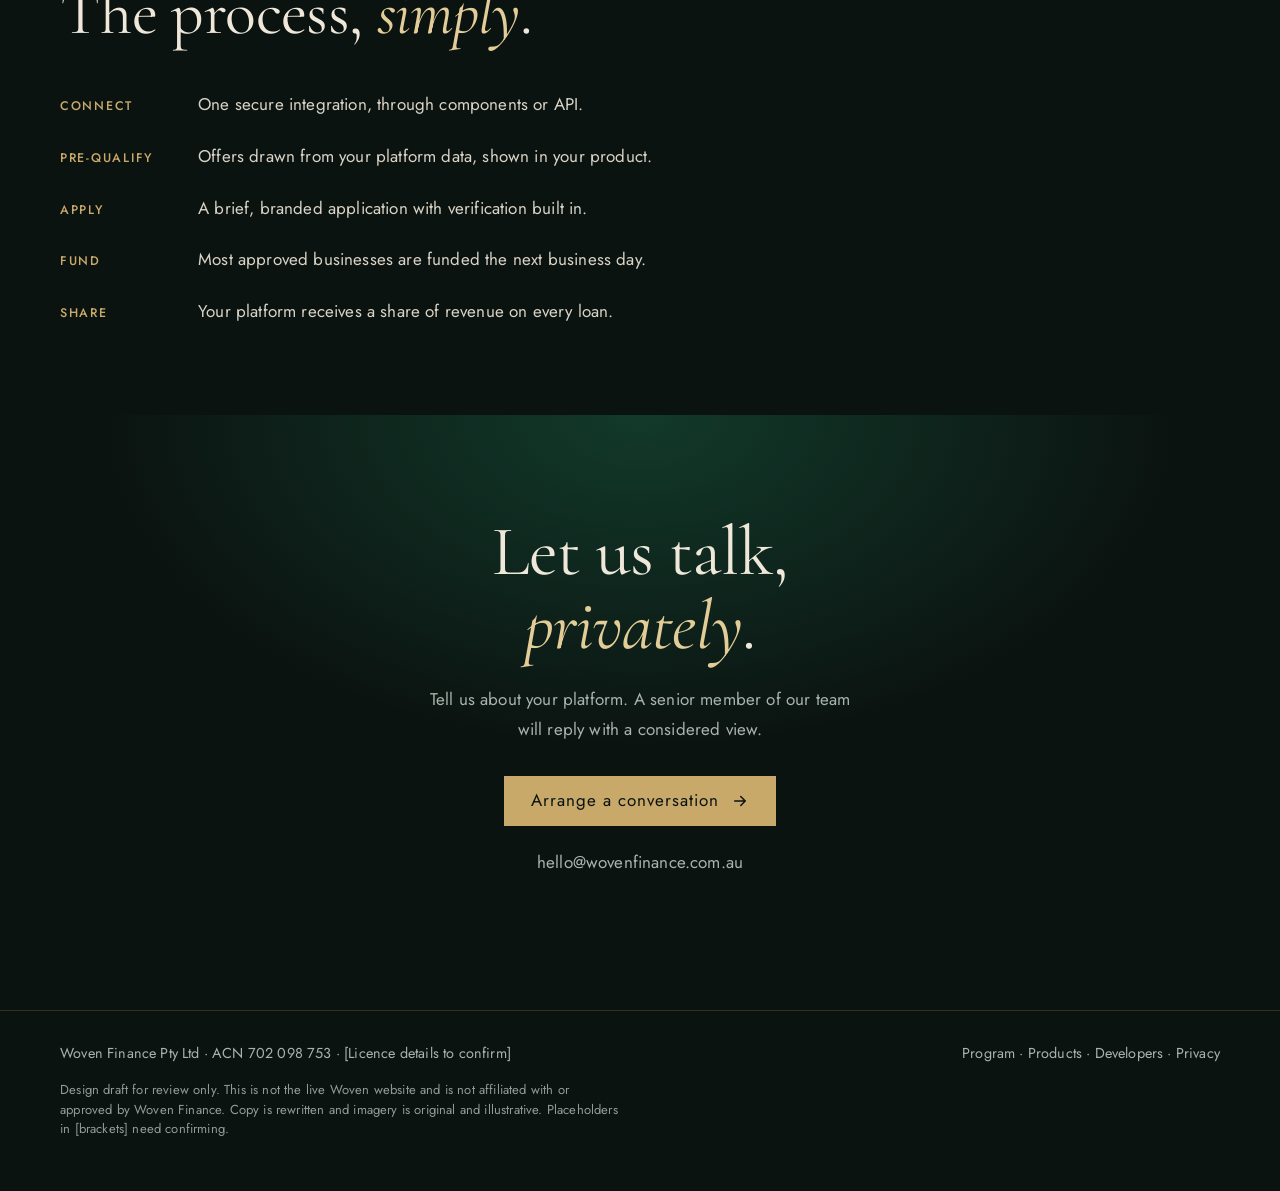
<file: reserve/index.html>
<!doctype html><html lang="en-AU"><head><meta charset="utf-8"><meta name="viewport" content="width=device-width, initial-scale=1, viewport-fit=cover">
<meta name="robots" content="noindex, nofollow, noarchive"><meta name="googlebot" content="noindex, nofollow">
<link rel="icon" href="../assets/icon.svg" type="image/svg+xml">
<link rel="stylesheet" href="../assets/base.css"><script src="../assets/proto.js" defer></script>
<link rel="preconnect" href="https://fonts.googleapis.com"><link rel="preconnect" href="https://fonts.gstatic.com" crossorigin>
<title>Woven: capital, quietly built in | Reserve draft</title>
<meta name="description" content="Design direction draft: Woven embedded business finance for platforms, premium dark style.">
<meta name="theme-color" content="#0B1310">
<link href="https://fonts.googleapis.com/css2?family=Cormorant+Garamond:ital,wght@0,400;0,500;1,400&family=Jost:wght@400;500&display=swap" rel="stylesheet">
<style>
:root{--bg:#0B1310;--bg2:#101C17;--green:#123A2B;--brass:#C8A96A;--brass-l:#E2CC97;--ivory:#EFE8DA;--ash:#A9B3AD;--line:#C8A96A33;--mark:#C8A96A}
body{background:var(--bg);color:var(--ivory);font:400 17px/1.75 Jost,system-ui,sans-serif;letter-spacing:.01em}
::selection{background:var(--brass);color:var(--bg)}
:focus-visible{outline:1px solid var(--brass-l);outline-offset:4px}
.w{width:min(1160px,100% - 44px);margin-inline:auto}
h1,h2,h3{font-family:"Cormorant Garamond",Georgia,serif;font-weight:400;line-height:1.05;letter-spacing:-.01em;color:var(--ivory)}
h1 em,h2 em{font-style:italic;color:var(--brass-l)}
.cap{font-size:.8rem;letter-spacing:.16em;text-transform:uppercase;color:var(--brass);font-weight:500}
.btn{display:inline-flex;align-items:center;gap:12px;min-height:50px;padding:0 26px;border:1px solid var(--brass);color:var(--ivory);text-decoration:none;font-weight:400;letter-spacing:.06em;transition:background .4s,color .4s}
.btn:hover{background:var(--brass);color:var(--bg)}
.btn-solid{background:var(--brass);color:var(--bg)}
.btn-solid:hover{background:var(--brass-l)}
.ln{display:inline-flex;align-items:center;min-height:44px;color:var(--ivory);letter-spacing:.06em;text-decoration:underline;text-decoration-color:var(--brass);text-underline-offset:8px}
.hdr .w{display:flex;align-items:center;gap:16px;min-height:76px;border-bottom:1px solid var(--line)}
.brand{display:flex;align-items:center;gap:10px;color:var(--ivory);text-decoration:none;font:400 1.7rem/1 "Cormorant Garamond",serif;letter-spacing:.04em;min-height:44px}
.brand .mark{width:30px;height:30px;color:var(--ivory)}
.nav{margin-left:auto}.nav ul{display:flex;gap:6px;list-style:none;margin:0;padding:0}
.nav a{display:flex;align-items:center;min-height:44px;padding:0 12px;color:var(--ash);text-decoration:none;letter-spacing:.06em;font-size:.95rem}
.nav a:hover{color:var(--ivory)}
.menu-btn{color:var(--ivory);margin-left:auto}
.hdr{position:relative}
@media (max-width:899px){.nav{position:absolute;top:76px;left:0;right:0;z-index:9;background:var(--bg2);border-bottom:1px solid var(--line);padding:8px 22px 18px}.nav ul{flex-direction:column}.nav a{min-height:54px;font-size:1.1rem;color:var(--ivory);border-bottom:1px solid #ffffff10}.hdr .btn{display:none}}
@media (min-width:900px){.menu-btn{display:none}}
.hero{position:relative;overflow:hidden}
.hero .w{position:relative;z-index:2;padding:64px 0 72px}
.hero h1{font-size:clamp(3rem,10vw,7rem);max-width:10ch;margin:18px 0 26px}
.hero p{max-width:42ch;color:#D9D3C6;font-size:1.1rem}
.hero .acts{display:flex;flex-wrap:wrap;gap:14px 26px;align-items:center;margin-top:36px}
.hero-img{position:relative;height:300px;margin-top:-20px}
.hero-img img{width:100%;height:100%;object-fit:cover;object-position:70% 50%}
.hero-img::after{content:"";position:absolute;inset:0;background:linear-gradient(105deg,transparent 30%,#E2CC9722 50%,transparent 70%);background-size:250% 100%;animation:sheen 9s ease-in-out infinite;mix-blend-mode:screen}
@keyframes sheen{0%{background-position:120% 0}60%,100%{background-position:-60% 0}}
@media (min-width:900px){.hero{min-height:min(90vh,820px);display:flex;align-items:center}.hero-img{position:absolute;inset:0 0 0 30%;height:auto;margin:0}.hero-img::before{content:"";position:absolute;inset:0;z-index:1;background:linear-gradient(90deg,var(--bg) 0%,#0B131000 45%)}.hero .w{padding:96px 0}}
.sec{padding:88px 0;border-top:1px solid var(--line)}
.sec h2{font-size:clamp(2.2rem,5.6vw,4rem);max-width:18ch}
.terms{display:grid;gap:0;margin-top:44px;border-top:1px solid var(--line)}
.term{display:grid;grid-template-columns:56px 1fr;gap:16px;padding:26px 0;border-bottom:1px solid var(--line)}
.term .n{font:italic 400 1.6rem/1 "Cormorant Garamond",serif;color:var(--brass)}
.term h3{font-size:1.65rem;margin-bottom:6px}
.term p{color:var(--ash);max-width:56ch}
@media (min-width:900px){.terms{grid-template-columns:1fr 1fr;column-gap:64px}}
.duo{display:grid;gap:40px;align-items:center}
.duo img{width:100%;aspect-ratio:3/4;object-fit:cover}
blockquote{font:italic 400 clamp(1.7rem,4vw,2.8rem)/1.25 "Cormorant Garamond",serif;color:var(--ivory)}
.duo p{color:var(--ash);margin-top:22px;max-width:50ch}
@media (min-width:900px){.duo{grid-template-columns:5fr 7fr;gap:80px}}
.suite{display:grid;gap:1px;background:var(--line);margin-top:44px;border:1px solid var(--line)}
.suite article{background:var(--bg);padding:30px 24px}
.suite h3{font-size:1.9rem;margin:0 0 16px}
.suite dl{display:grid;gap:14px}
.suite dt{color:var(--brass-l);font-weight:400;letter-spacing:.04em}
.suite dd{color:var(--ash)}
@media (min-width:900px){.suite{grid-template-columns:repeat(3,1fr)}}
.flow{list-style:none;padding:0;margin:44px 0 0;display:grid;gap:22px}
.flow li{display:grid;grid-template-columns:120px 1fr;gap:18px;align-items:baseline}
.flow li span{color:var(--brass);letter-spacing:.14em;text-transform:uppercase;font-size:.78rem;font-weight:500}
.flow li p{color:#D9D3C6}
.close{text-align:center;padding:100px 0;background:radial-gradient(60% 80% at 50% 0%,#123A2B,transparent 70%)}
.close h2{margin:0 auto 22px;max-width:14ch;font-size:clamp(2.4rem,6vw,4.4rem)}
.close p{color:var(--ash);max-width:44ch;margin:0 auto 32px}
footer{border-top:1px solid var(--line);padding:30px 0 52px;color:var(--ash);font-size:.9rem}
footer .row{display:flex;flex-wrap:wrap;justify-content:space-between;gap:8px 20px;margin-bottom:14px}
</style></head><body>
<a class="skip" href="#main">Skip to content</a>
<div class="draftbar" role="note"><span>Design direction 5 of 8: Reserve</span><a href="../">All directions</a></div>
<header class="hdr"><div class="w">
 <a class="brand" href="#top" aria-label="Woven home"><svg class="mark" viewBox="40 40 502.6 502.6" aria-hidden="true" focusable="false"><g transform="translate(52.5 98.1)"><path fill="currentColor" d="M0 149.5L133.3 386.5H158.4L223.8 277.5L201.8 238.4L146.5 330.5L44.7 149.5Z"/><path fill="var(--mark,#00BA78)" d="M268.4 197.9L309.6 129.5A85.5 85.5 0 1 0 161.7 127.4L307.4 386.5H335.4L477.6 149.5H432.1L322 332.9L195.7 108.3A46.5 46.5 0 1 1 276.1 109.4L246.5 158.8Z"/></g></svg>Woven</a>
 <button class="menu-btn" data-menu aria-expanded="false" aria-controls="nav" aria-label="Menu"><svg viewBox="0 0 24 24" fill="none" stroke="currentColor" stroke-width="2" stroke-linecap="round" aria-hidden="true"><path d="M4 7h16M4 12h16M4 17h16"/></svg></button>
 <nav class="nav" id="nav" data-nav aria-label="Main"><ul><li><a href="#program">The program</a></li><li><a href="#suite">Products</a></li><li><a href="#process">Process</a></li><li><a href="#thesis">Thesis</a></li><li><a href="#contact">Developers</a></li></ul></nav>
 <a class="btn" href="#contact">Enquire</a>
</div></header>
<main id="main">
<section class="hero" id="top" aria-labelledby="h1">
 <div class="hero-img"><img src="../assets/img/d5-hero.webp" srcset="../assets/img/d5-hero-sm.webp 640w, ../assets/img/d5-hero.webp 1280w" sizes="100vw" width="1280" height="720" alt="A band of emerald and brass silk threads woven tightly, curving through low light." fetchpriority="high"></div>
 <div class="w">
  <h1 id="h1">Capital, <em>quietly</em> built in.</h1>
  <p>Woven gives software platforms, marketplaces and payment processors a complete lending program, in their own name. We provide the capital, take the credit risk and run every loan with care.</p>
  <div class="acts"><a class="btn btn-solid" href="#contact">Arrange a conversation <svg class="arw" viewBox="0 0 24 24" width="18" height="18" fill="none" stroke="currentColor" stroke-width="2" stroke-linecap="round" stroke-linejoin="round" aria-hidden="true"><path d="M5 12h14M13 6l6 6-6 6"/></svg></a><a class="ln" href="#program">The program</a></div>
 </div>
</section>
<section class="sec w" id="program" aria-labelledby="pg-h">
 <h2 id="pg-h">Four commitments to <em>every</em> partner.</h2>
 <div class="terms">
  <div class="term reveal"><span class="n">i.</span><div><h3>We carry the balance sheet</h3><p>Woven funds every loan and makes every credit decision. Your platform holds no capital and no credit risk.</p></div></div>
  <div class="term reveal"><span class="n">ii.</span><div><h3>We run the program</h3><p>Underwriting, compliance, servicing and collections, managed by our team to a high standard.</p></div></div>
  <div class="term reveal"><span class="n">iii.</span><div><h3>Your name on every screen</h3><p>White-label offers and applications that feel entirely your own, on web and mobile.</p></div></div>
  <div class="term reveal"><span class="n">iv.</span><div><h3>Live in weeks</h3><p>A single, secure integration, with finance placed in the workflows your customers already trust.</p></div></div>
 </div>
</section>
<section class="sec" id="thesis" aria-label="Thesis"><div class="w duo">
 <img class="reveal" src="../assets/img/d5-shuttle.webp" width="864" height="1152" loading="lazy" alt="A brass weaving shuttle on dark green leather with emerald and gold threads trailing from it.">
 <div><blockquote class="reveal">“The platforms businesses rely on every day understand them better than any bank. That is where capital belongs.”</blockquote><p>Building a lending arm in-house demands licences, treasury and capital few platforms can justify. Woven provides all three, white-label and ready in weeks, so a platform can offer finance with the confidence of an institution behind it.</p></div>
</div></section>
<section class="sec w" id="suite" aria-labelledby="su-h">
 <h2 id="su-h">A considered suite of <em>six</em> facilities.</h2>
 <div class="suite">
  <article class="reveal"><h3>Growth</h3><p class="cap" style="margin:-8px 0 18px">For the next chapter</p><dl><dt>Term loans</dt><dd>Lump-sum capital, fixed repayments, agreed term.</dd><dt>Acquisition finance</dt><dd>For buying a practice, client book or competitor.</dd></dl></article>
  <article class="reveal"><h3>Cashflow</h3><p class="cap" style="margin:-8px 0 18px">For steady footing</p><dl><dt>Line of credit</dt><dd>A revolving limit to draw and redraw.</dd><dt>Payables finance</dt><dd>Suppliers paid now, repaid on fitting terms.</dd></dl></article>
  <article class="reveal"><h3>Revenue</h3><p class="cap" style="margin:-8px 0 18px">For money in motion</p><dl><dt>Revenue-based finance</dt><dd>Capital repaid as a share of sales.</dd><dt>Invoice finance</dt><dd>Advances on invoices awaiting payment.</dd></dl></article>
 </div>
</section>
<section class="sec w" id="process" aria-labelledby="pr-h">
 <h2 id="pr-h">The process, <em>simply</em>.</h2>
 <ol class="flow" role="list">
  <li class="reveal"><span>Connect</span><p>One secure integration, through components or API.</p></li>
  <li class="reveal"><span>Pre-qualify</span><p>Offers drawn from your platform data, shown in your product.</p></li>
  <li class="reveal"><span>Apply</span><p>A brief, branded application with verification built in.</p></li>
  <li class="reveal"><span>Fund</span><p>Most approved businesses are funded the next business day.</p></li>
  <li class="reveal"><span>Share</span><p>Your platform receives a share of revenue on every loan.</p></li>
 </ol>
</section>
<section class="close" id="contact" aria-labelledby="c-h"><div class="w"><h2 id="c-h">Let us talk, <em>privately</em>.</h2><p>Tell us about your platform. A senior member of our team will reply with a considered view.</p><a class="btn btn-solid" href="#contact">Arrange a conversation <svg class="arw" viewBox="0 0 24 24" width="18" height="18" fill="none" stroke="currentColor" stroke-width="2" stroke-linecap="round" stroke-linejoin="round" aria-hidden="true"><path d="M5 12h14M13 6l6 6-6 6"/></svg></a><p style="margin-top:22px">hello@wovenfinance.com.au</p></div></section>
</main>
<footer><div class="w"><div class="row"><span>Woven Finance Pty Ltd · ACN 702 098 753 · [Licence details to confirm]</span><span>Program · Products · Developers · Privacy</span></div><p class="draftnote">Design draft for review only. This is not the live Woven website and is not affiliated with or approved by Woven Finance. Copy is rewritten and imagery is original and illustrative. Placeholders in [brackets] need confirming.</p></div></footer>
</body></html>
</file>
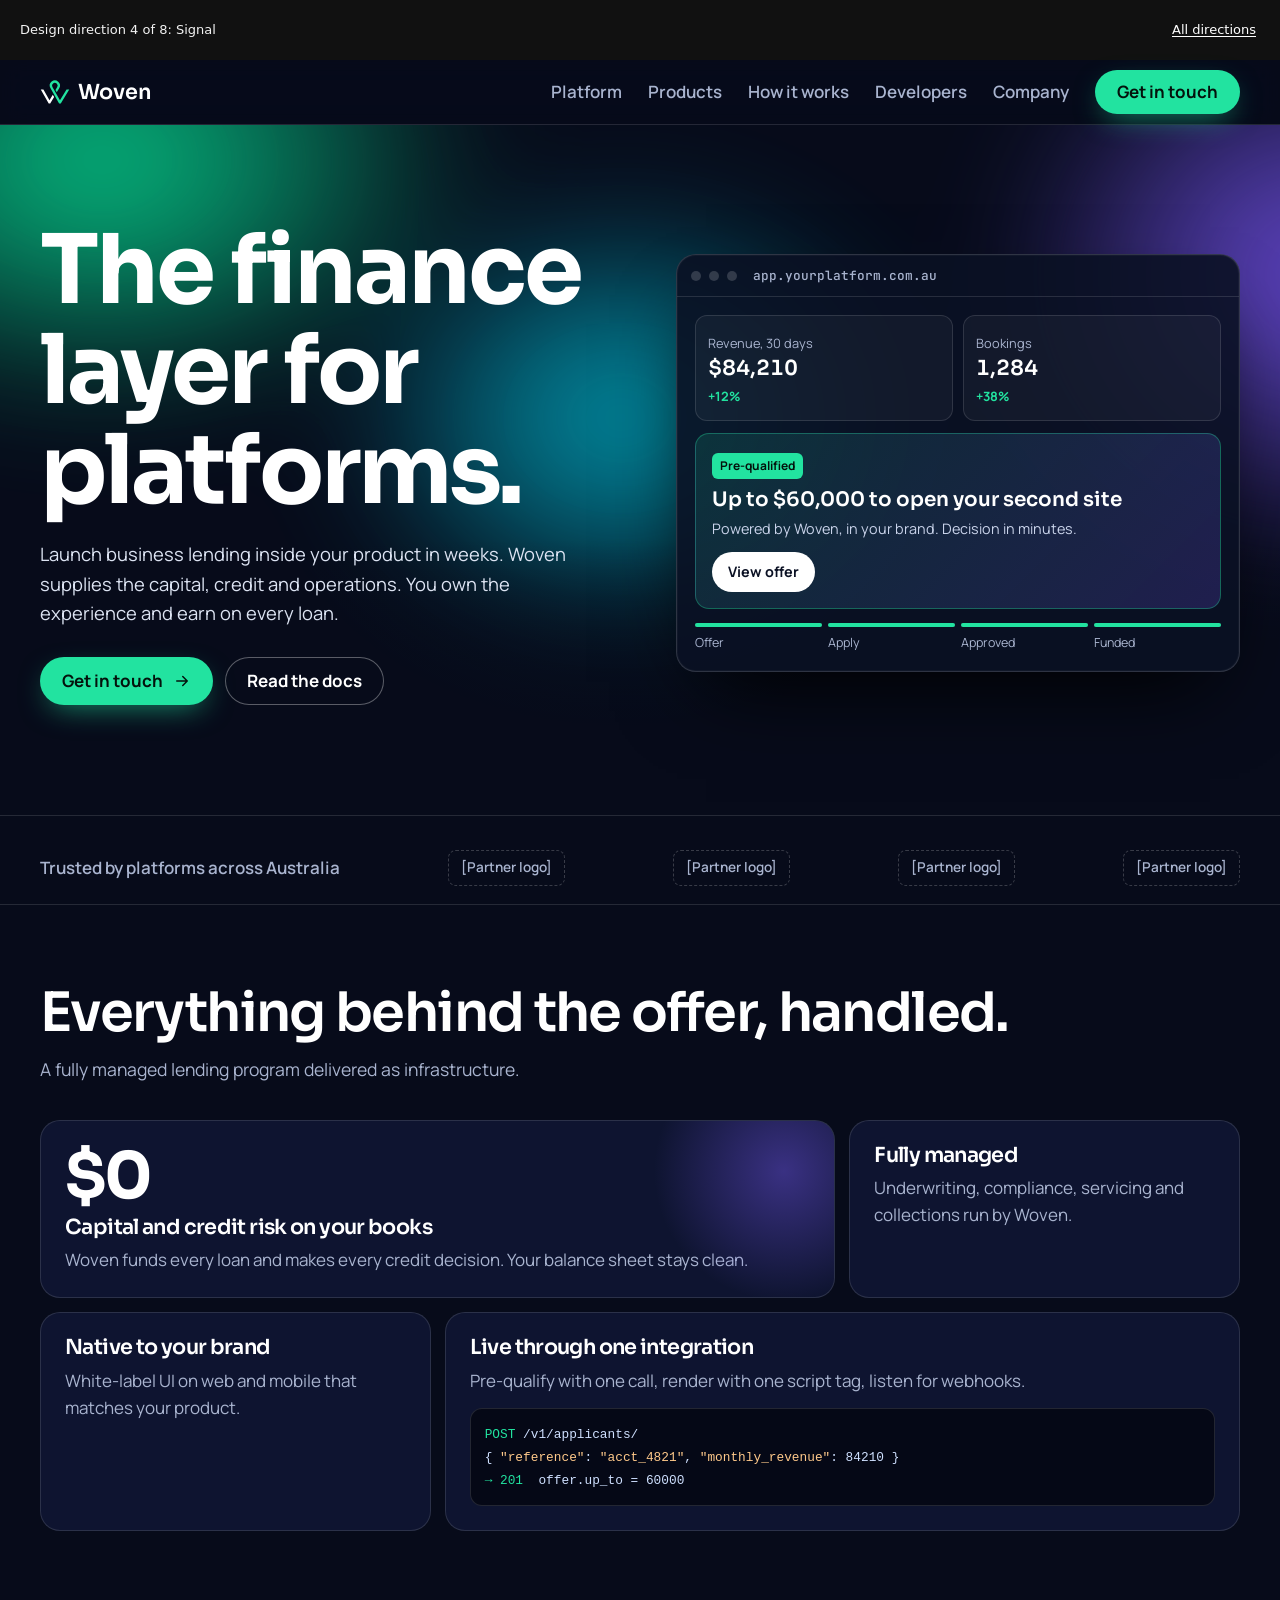
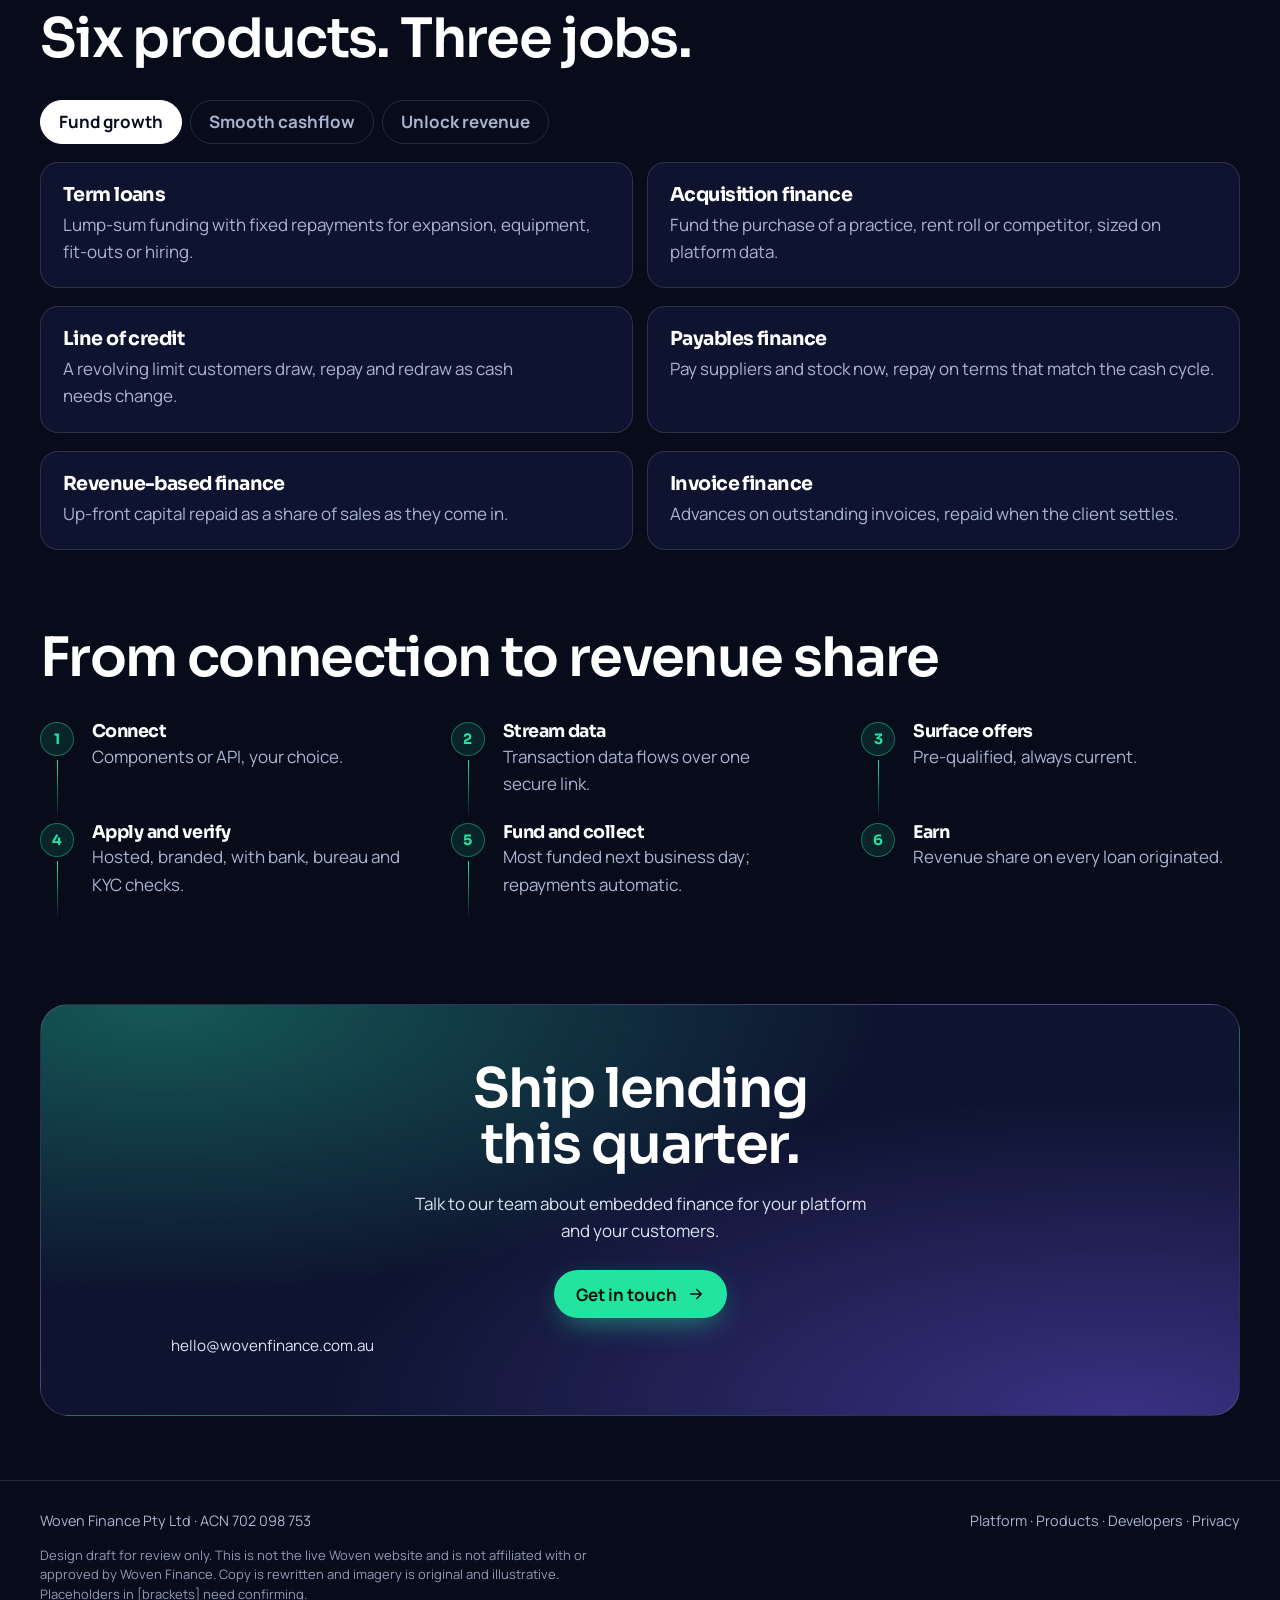
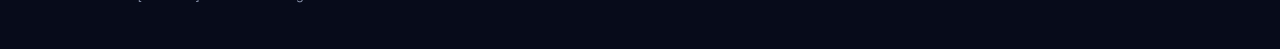
<file: signal/index.html>
<!doctype html><html lang="en-AU"><head><meta charset="utf-8"><meta name="viewport" content="width=device-width, initial-scale=1, viewport-fit=cover">
<meta name="robots" content="noindex, nofollow, noarchive"><meta name="googlebot" content="noindex, nofollow">
<link rel="icon" href="../assets/icon.svg" type="image/svg+xml">
<link rel="stylesheet" href="../assets/base.css"><script src="../assets/proto.js" defer></script>
<link rel="preconnect" href="https://fonts.googleapis.com"><link rel="preconnect" href="https://fonts.gstatic.com" crossorigin>
<title>Woven: the finance layer for platforms | Signal draft</title>
<meta name="description" content="Design direction draft: Woven embedded business finance for platforms, bold fintech gradient and product UI style.">
<meta name="theme-color" content="#070B1A">
<link href="https://fonts.googleapis.com/css2?family=Sora:wght@500;600;700&family=Manrope:wght@400;500;600;700&family=JetBrains+Mono:wght@400;500&display=swap" rel="stylesheet">
<style>
:root{--night:#070B1A;--night2:#0E1430;--line:#ffffff1f;--mist:#E8EEF9;--dim:#A9B4CF;--g:#22E3A0;--t:#0FB5C9;--v:#7B5CFF;--mark:#22E3A0}
body{background:var(--night);color:var(--mist);font:400 17px/1.6 Manrope,system-ui,sans-serif}
::selection{background:var(--v);color:#fff}
:focus-visible{outline:2px solid var(--g);outline-offset:3px;border-radius:6px}
.w{width:min(1200px,100% - 40px);margin-inline:auto}
h1,h2,h3{font-family:Sora,system-ui,sans-serif;letter-spacing:-.03em;line-height:1.04;color:#fff}
h2{font-size:clamp(2rem,5vw,3.4rem);font-weight:600}
.btn{display:inline-flex;align-items:center;gap:10px;min-height:48px;padding:0 22px;border-radius:999px;font-weight:700;text-decoration:none;transition:transform .25s cubic-bezier(.16,1,.3,1),box-shadow .25s}
.btn-p{background:var(--g);color:#04120C;box-shadow:0 10px 30px -10px #22E3A0AA}
.btn-p:hover{transform:translateY(-2px);box-shadow:0 16px 40px -12px #22E3A0CC}
.btn-s{color:#fff;box-shadow:inset 0 0 0 1px #ffffff55}
.btn-s:hover{background:#ffffff12}
.hdr{position:sticky;top:0;z-index:30;background:#070B1ACC;backdrop-filter:blur(14px) saturate(1.4);border-bottom:1px solid var(--line)}
.hdr .w{display:flex;align-items:center;gap:14px;min-height:64px}
.brand{display:flex;align-items:center;gap:8px;color:#fff;text-decoration:none;font:600 1.3rem/1 Sora,sans-serif;min-height:44px}
.brand .mark{width:30px;height:30px;color:#fff}
.nav{margin-left:auto}.nav ul{display:flex;gap:2px;list-style:none;margin:0;padding:0}
.nav a{display:flex;align-items:center;min-height:44px;padding:0 12px;color:var(--dim);text-decoration:none;font-weight:600;border-radius:999px}
.nav a:hover{color:#fff;background:#ffffff10}
.menu-btn{color:#fff;margin-left:auto}
.hdr .btn{min-height:44px}
@media (max-width:899px){.nav{position:absolute;top:64px;left:0;right:0;background:var(--night2);border-bottom:1px solid var(--line);padding:8px 12px 16px}.nav ul{flex-direction:column}.nav a{min-height:52px;font-size:1.1rem;color:#fff}.hdr .btn{display:none}}
@media (min-width:900px){.menu-btn{display:none}}
/* aurora */
.hero{position:relative;overflow:hidden;padding:56px 0 64px;isolation:isolate}
.aurora{position:absolute;inset:-20% -10% auto -10%;height:120%;z-index:-1;filter:blur(60px) saturate(1.2);opacity:.85}
.aurora i{position:absolute;border-radius:50%;mix-blend-mode:screen;animation:float 18s ease-in-out infinite alternate}
.aurora i:nth-child(1){width:60vmax;height:40vmax;left:-10%;top:-10%;background:radial-gradient(closest-side,var(--g),transparent)}
.aurora i:nth-child(2){width:50vmax;height:45vmax;right:-15%;top:0;background:radial-gradient(closest-side,var(--v),transparent);animation-duration:22s}
.aurora i:nth-child(3){width:45vmax;height:35vmax;left:30%;top:25%;background:radial-gradient(closest-side,var(--t),transparent);animation-duration:26s}
@keyframes float{to{transform:translate(6%,8%) scale(1.12)}}
.hero::after{content:"";position:absolute;inset:auto 0 0 0;height:40%;background:linear-gradient(transparent,var(--night));z-index:-1}
.hero h1{font-size:clamp(2.7rem,8.6vw,6rem);font-weight:700;max-width:12ch}
.hero p.lede{font-size:1.15rem;color:#DCE3F2;max-width:48ch;margin:20px 0 28px}
.acts{display:flex;flex-wrap:wrap;gap:12px}
.hero-grid{display:grid;gap:44px;align-items:center}
@media (min-width:980px){.hero{padding:96px 0 110px}.hero-grid{grid-template-columns:1.05fr 1fr}}
/* product ui */
.app{background:#0B1124E6;border:1px solid #ffffff26;border-radius:20px;box-shadow:0 40px 80px -30px #000,0 0 0 1px #ffffff08 inset;overflow:hidden}
.app-bar{display:flex;align-items:center;gap:8px;padding:12px 14px;border-bottom:1px solid var(--line);font:500 .8rem "JetBrains Mono",monospace;color:var(--dim)}
.app-bar i{width:10px;height:10px;border-radius:50%;background:#ffffff2a}
.app-bar span{margin-left:8px}
.app-body{padding:18px}
.kpis{display:grid;grid-template-columns:1fr 1fr;gap:10px}
.kpi{background:#ffffff0a;border:1px solid var(--line);border-radius:12px;padding:12px}
.kpi small{color:var(--dim);font-size:.8rem}
.kpi b{display:block;font:600 1.3rem Sora,sans-serif;color:#fff;font-variant-numeric:tabular-nums}
.kpi em{font-style:normal;color:var(--g);font-size:.8rem;font-weight:700}
.offer{margin-top:12px;border-radius:14px;padding:16px;background:linear-gradient(135deg,#22E3A022,#7B5CFF33);border:1px solid #22E3A055}
.offer .pq{display:inline-block;font-size:.75rem;font-weight:700;color:#04120C;background:var(--g);border-radius:6px;padding:3px 8px}
.offer b{display:block;font:600 1.25rem/1.3 Sora,sans-serif;color:#fff;margin:8px 0 4px}
.offer p{color:#C9D3EA;font-size:.9rem}
.offer .go{display:inline-flex;margin-top:12px;min-height:40px;align-items:center;padding:0 16px;border-radius:999px;background:#fff;color:#0B1124;font-weight:700;font-size:.9rem}
.stages{display:grid;grid-template-columns:repeat(4,1fr);gap:6px;margin-top:14px}
.stages span{height:4px;border-radius:2px;background:#ffffff22;position:relative;overflow:hidden}
.stages span::after{content:"";position:absolute;inset:0;background:var(--g);transform-origin:left;animation:fill 6s cubic-bezier(.16,1,.3,1) infinite}
.stages span:nth-child(2)::after{animation-delay:1.2s}.stages span:nth-child(3)::after{animation-delay:2.4s}.stages span:nth-child(4)::after{animation-delay:3.6s}
@keyframes fill{0%{transform:scaleX(0)}20%,100%{transform:scaleX(1)}}
.stage-l{display:grid;grid-template-columns:repeat(4,1fr);gap:6px;margin-top:6px;font-size:.78rem;color:var(--dim)}
/* logos placeholder */
.trust{padding:24px 0 8px;border-top:1px solid var(--line);border-bottom:1px solid var(--line)}
.trust .w{display:flex;flex-wrap:wrap;align-items:center;gap:10px 28px;justify-content:space-between;min-height:56px;color:var(--dim);font-weight:600}
.trust span.ph{padding:6px 12px;border:1px dashed #ffffff33;border-radius:8px;font-size:.85rem}
/* bento */
.sec{padding:80px 0}
.sec .lede{color:var(--dim);max-width:54ch;margin-top:14px;font-size:1.1rem}
.bento{display:grid;gap:14px;margin-top:36px}
.tile{background:var(--night2);border:1px solid var(--line);border-radius:20px;padding:24px;position:relative;overflow:hidden}
.tile h3{font-size:1.3rem;font-weight:600;margin-bottom:8px}
.tile p{color:var(--dim)}
.tile.glow::before{content:"";position:absolute;width:260px;height:260px;right:-80px;top:-80px;background:radial-gradient(closest-side,#7B5CFF66,transparent)}
.big{font:700 clamp(2.6rem,7vw,4rem)/1 Sora,sans-serif;color:#fff;letter-spacing:-.04em;margin-bottom:8px}
pre{margin:14px 0 0;background:#050816;border:1px solid var(--line);border-radius:12px;padding:14px;overflow:auto;font:400 .8rem/1.7 "JetBrains Mono",monospace;color:#CFE0FF}
pre .k{color:var(--g)}pre .s{color:#FFC98A}
@media (min-width:900px){.bento{grid-template-columns:repeat(6,1fr)}.tile:nth-child(1){grid-column:span 4}.tile:nth-child(2){grid-column:span 2}.tile:nth-child(3){grid-column:span 2}.tile:nth-child(4){grid-column:span 4}}
/* tabs */
.tabs{display:flex;flex-wrap:wrap;gap:8px;margin-top:32px}
.tabs [role=tab]{min-height:44px;padding:0 18px;border-radius:999px;border:1px solid var(--line);background:transparent;color:var(--dim);font-weight:700;cursor:pointer;white-space:nowrap}
.tabs [role=tab][aria-selected=true]{background:#fff;color:var(--night);border-color:#fff}
.panel{margin-top:18px;display:grid;gap:14px}
.panel article{background:var(--night2);border:1px solid var(--line);border-radius:18px;padding:22px}
.panel h3{font-size:1.2rem;margin-bottom:6px}
.panel p{color:var(--dim)}
@media (min-width:760px){.panel{grid-template-columns:1fr 1fr}}
/* steps */
.rail{list-style:none;padding:0;margin:36px 0 0;display:grid;gap:0;counter-reset:r}
.rail li{counter-increment:r;position:relative;padding:0 0 26px 52px}
.rail li::before{content:counter(r);position:absolute;left:0;top:0;width:34px;height:34px;border-radius:50%;display:grid;place-items:center;background:#22E3A01f;color:var(--g);font:700 .9rem Sora,sans-serif;border:1px solid #22E3A066}
.rail li::after{content:"";position:absolute;left:17px;top:38px;bottom:4px;width:1px;background:linear-gradient(var(--g),transparent)}
.rail li:last-child::after{display:none}
.rail h3{font-size:1.1rem;margin-bottom:2px}.rail p{color:var(--dim)}
@media (min-width:900px){.rail{grid-template-columns:repeat(3,1fr);column-gap:32px}}
.cta{position:relative;overflow:hidden;border-radius:28px;margin:0 auto 64px;padding:56px 24px;text-align:center;background:radial-gradient(120% 140% at 10% 0%,#22E3A055,transparent 50%),radial-gradient(120% 140% at 90% 100%,#7B5CFF66,transparent 55%),var(--night2);border:1px solid var(--line)}
.cta h2{max-width:16ch;margin:0 auto}
.cta p{color:#DCE3F2;margin:16px auto 26px;max-width:46ch}
footer{border-top:1px solid var(--line);padding:28px 0 48px;color:var(--dim);font-size:.9rem}
footer .row{display:flex;flex-wrap:wrap;justify-content:space-between;gap:8px 20px;margin-bottom:14px}
@media (prefers-reduced-motion:reduce){.aurora i{animation:none}}
</style></head><body>
<a class="skip" href="#main">Skip to content</a>
<div class="draftbar" role="note"><span>Design direction 4 of 8: Signal</span><a href="../">All directions</a></div>
<header class="hdr"><div class="w">
 <a class="brand" href="#top" aria-label="Woven home"><svg class="mark" viewBox="40 40 502.6 502.6" aria-hidden="true" focusable="false"><g transform="translate(52.5 98.1)"><path fill="currentColor" d="M0 149.5L133.3 386.5H158.4L223.8 277.5L201.8 238.4L146.5 330.5L44.7 149.5Z"/><path fill="var(--mark,#00BA78)" d="M268.4 197.9L309.6 129.5A85.5 85.5 0 1 0 161.7 127.4L307.4 386.5H335.4L477.6 149.5H432.1L322 332.9L195.7 108.3A46.5 46.5 0 1 1 276.1 109.4L246.5 158.8Z"/></g></svg>Woven</a>
 <button class="menu-btn" data-menu aria-expanded="false" aria-controls="nav" aria-label="Menu"><svg viewBox="0 0 24 24" fill="none" stroke="currentColor" stroke-width="2" stroke-linecap="round" aria-hidden="true"><path d="M4 7h16M4 12h16M4 17h16"/></svg></button>
 <nav class="nav" id="nav" data-nav aria-label="Main"><ul><li><a href="#platform">Platform</a></li><li><a href="#products">Products</a></li><li><a href="#how">How it works</a></li><li><a href="#dev">Developers</a></li><li><a href="#contact">Company</a></li></ul></nav>
 <a class="btn btn-p" href="#contact">Get in touch</a>
</div></header>
<main id="main">
<section class="hero" id="top" aria-labelledby="h1">
 <div class="aurora" aria-hidden="true"><i></i><i></i><i></i></div>
 <div class="w hero-grid">
  <div><h1 id="h1">The finance layer for platforms.</h1>
  <p class="lede">Launch business lending inside your product in weeks. Woven supplies the capital, credit and operations. You own the experience and earn on every loan.</p>
  <div class="acts"><a class="btn btn-p" href="#contact">Get in touch <svg class="arw" viewBox="0 0 24 24" width="18" height="18" fill="none" stroke="currentColor" stroke-width="2" stroke-linecap="round" stroke-linejoin="round" aria-hidden="true"><path d="M5 12h14M13 6l6 6-6 6"/></svg></a><a class="btn btn-s" href="#dev">Read the docs</a></div></div>
  <div class="app" role="img" aria-label="Example: a platform dashboard showing revenue, bookings and a pre-qualified offer of up to $60,000, with progress through offer, application, approval and funding.">
   <div class="app-bar" aria-hidden="true"><i></i><i></i><i></i><span>app.yourplatform.com.au</span></div>
   <div class="app-body" aria-hidden="true">
    <div class="kpis"><div class="kpi"><small>Revenue, 30 days</small><b>$84,210</b><em>+12%</em></div><div class="kpi"><small>Bookings</small><b>1,284</b><em>+38%</em></div></div>
    <div class="offer"><span class="pq">Pre-qualified</span><b>Up to $60,000 to open your second site</b><p>Powered by Woven, in your brand. Decision in minutes.</p><span class="go">View offer</span></div>
    <div class="stages"><span></span><span></span><span></span><span></span></div>
    <div class="stage-l"><span>Offer</span><span>Apply</span><span>Approved</span><span>Funded</span></div>
   </div>
  </div>
 </div>
</section>
<section class="trust" aria-label="Partner logos placeholder"><div class="w"><span>Trusted by platforms across Australia</span><span class="ph">[Partner logo]</span><span class="ph">[Partner logo]</span><span class="ph">[Partner logo]</span><span class="ph">[Partner logo]</span></div></section>
<section class="sec w" id="platform" aria-labelledby="pf-h">
 <h2 id="pf-h">Everything behind the offer, handled.</h2>
 <p class="lede">A fully managed lending program delivered as infrastructure.</p>
 <div class="bento">
  <div class="tile glow reveal"><div class="big">$0</div><h3>Capital and credit risk on your books</h3><p>Woven funds every loan and makes every credit decision. Your balance sheet stays clean.</p></div>
  <div class="tile reveal"><h3>Fully managed</h3><p>Underwriting, compliance, servicing and collections run by Woven.</p></div>
  <div class="tile reveal"><h3>Native to your brand</h3><p>White-label UI on web and mobile that matches your product.</p></div>
  <div class="tile reveal" id="dev"><h3>Live through one integration</h3><p>Pre-qualify with one call, render with one script tag, listen for webhooks.</p>
<pre tabindex="0" aria-label="Example API call"><code><span class="k">POST</span> /v1/applicants/
{ <span class="s">"reference"</span>: <span class="s">"acct_4821"</span>, <span class="s">"monthly_revenue"</span>: 84210 }
<span class="k">→ 201</span>  offer.up_to = 60000</code></pre></div>
 </div>
</section>
<section class="sec w" id="products" aria-labelledby="pr-h" style="padding-top:0">
 <h2 id="pr-h">Six products. Three jobs.</h2>
 <div class="tabs" data-tabs role="tablist" aria-label="Product groups">
  <button role="tab" id="t1" aria-selected="true" aria-controls="p1">Fund growth</button>
  <button role="tab" id="t2" aria-selected="false" aria-controls="p2" tabindex="-1">Smooth cashflow</button>
  <button role="tab" id="t3" aria-selected="false" aria-controls="p3" tabindex="-1">Unlock revenue</button>
 </div>
 <div class="panel" role="tabpanel" id="p1" aria-labelledby="t1"><article><h3>Term loans</h3><p>Lump-sum funding with fixed repayments for expansion, equipment, fit-outs or hiring.</p></article><article><h3>Acquisition finance</h3><p>Fund the purchase of a practice, rent roll or competitor, sized on platform data.</p></article></div>
 <div class="panel" role="tabpanel" id="p2" aria-labelledby="t2" hidden><article><h3>Line of credit</h3><p>A revolving limit customers draw, repay and redraw as cash needs change.</p></article><article><h3>Payables finance</h3><p>Pay suppliers and stock now, repay on terms that match the cash cycle.</p></article></div>
 <div class="panel" role="tabpanel" id="p3" aria-labelledby="t3" hidden><article><h3>Revenue-based finance</h3><p>Up-front capital repaid as a share of sales as they come in.</p></article><article><h3>Invoice finance</h3><p>Advances on outstanding invoices, repaid when the client settles.</p></article></div>
</section>
<section class="sec w" id="how" aria-labelledby="how-h" style="padding-top:0">
 <h2 id="how-h">From connection to revenue share</h2>
 <ol class="rail" role="list">
  <li class="reveal"><h3>Connect</h3><p>Components or API, your choice.</p></li>
  <li class="reveal"><h3>Stream data</h3><p>Transaction data flows over one secure link.</p></li>
  <li class="reveal"><h3>Surface offers</h3><p>Pre-qualified, always current.</p></li>
  <li class="reveal"><h3>Apply and verify</h3><p>Hosted, branded, with bank, bureau and KYC checks.</p></li>
  <li class="reveal"><h3>Fund and collect</h3><p>Most funded next business day; repayments automatic.</p></li>
  <li class="reveal"><h3>Earn</h3><p>Revenue share on every loan originated.</p></li>
 </ol>
</section>
<section class="w" id="contact" aria-labelledby="c-h"><div class="cta reveal"><h2 id="c-h">Ship lending this quarter.</h2><p>Talk to our team about embedded finance for your platform and your customers.</p><a class="btn btn-p" href="#contact">Get in touch <svg class="arw" viewBox="0 0 24 24" width="18" height="18" fill="none" stroke="currentColor" stroke-width="2" stroke-linecap="round" stroke-linejoin="round" aria-hidden="true"><path d="M5 12h14M13 6l6 6-6 6"/></svg></a><p style="margin:16px 0 0;font-size:.95rem">hello@wovenfinance.com.au</p></div></section>
</main>
<footer><div class="w"><div class="row"><span>Woven Finance Pty Ltd · ACN 702 098 753</span><span>Platform · Products · Developers · Privacy</span></div><p class="draftnote">Design draft for review only. This is not the live Woven website and is not affiliated with or approved by Woven Finance. Copy is rewritten and imagery is original and illustrative. Placeholders in [brackets] need confirming.</p></div></footer>
</body></html>
</file>
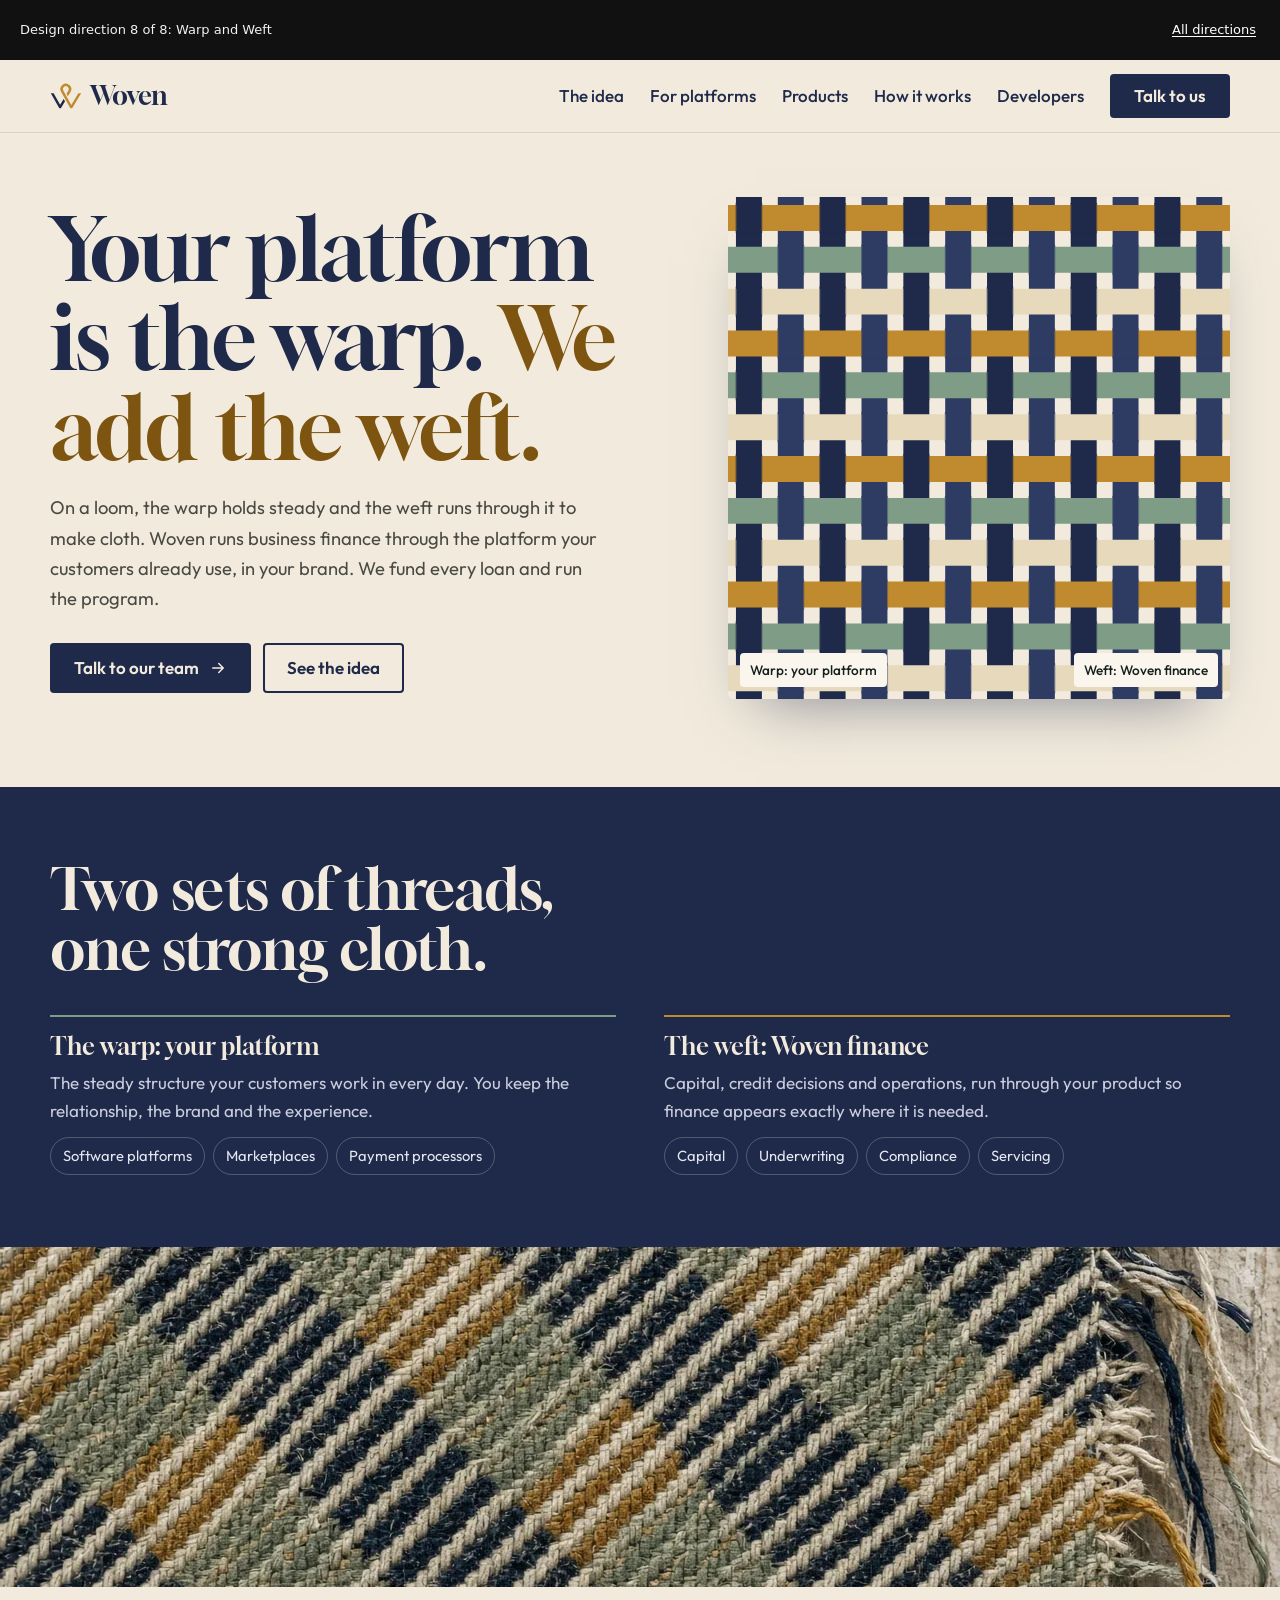
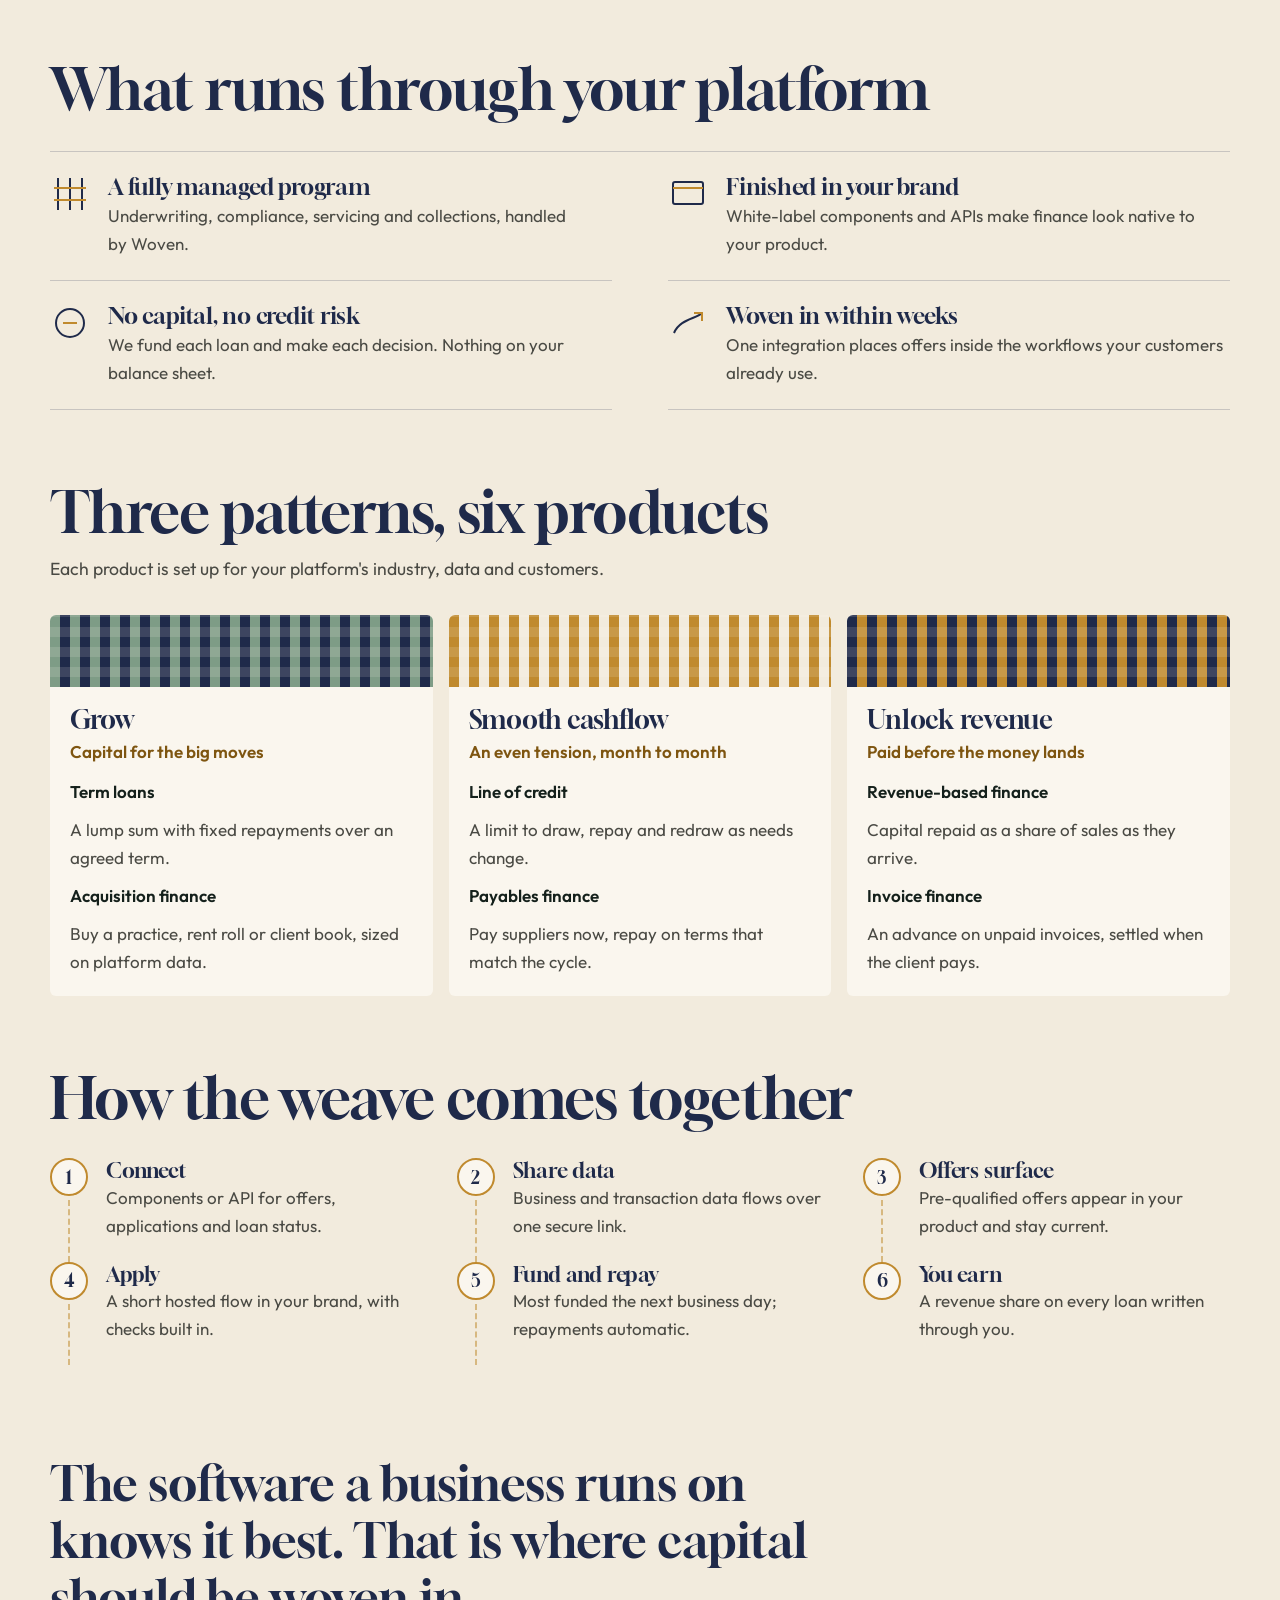
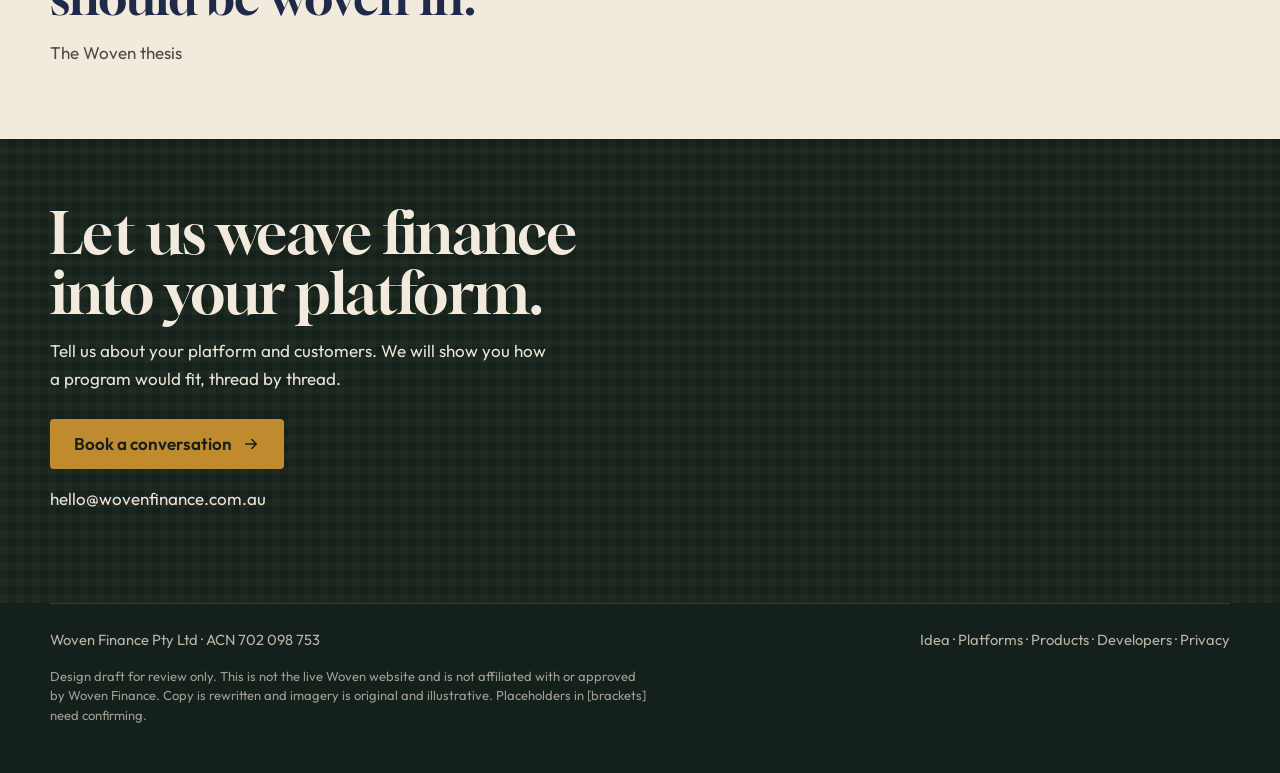
<file: warp-weft/index.html>
<!doctype html><html lang="en-AU"><head><meta charset="utf-8"><meta name="viewport" content="width=device-width, initial-scale=1, viewport-fit=cover">
<meta name="robots" content="noindex, nofollow, noarchive"><meta name="googlebot" content="noindex, nofollow">
<link rel="icon" href="../assets/icon.svg" type="image/svg+xml">
<link rel="stylesheet" href="../assets/base.css"><script src="../assets/proto.js" defer></script>
<link rel="preconnect" href="https://fonts.googleapis.com"><link rel="preconnect" href="https://fonts.gstatic.com" crossorigin>
<title>Woven: your platform is the warp, finance is the weft | Warp and Weft draft</title>
<meta name="description" content="Design direction draft: Woven embedded business finance for platforms, organic woven textile style.">
<link href="https://fonts.googleapis.com/css2?family=Gloock&family=Outfit:wght@300;400;500;600&display=swap" rel="stylesheet">
<style>
:root{--wool:#F2EBDD;--card:#FAF6EE;--indigo:#1F2A4A;--ochre:#C08A2E;--ochre-ink:#7E5510;--euc:#7E9C86;--euc-d:#3F5E49;--deep:#14201B;--body:#4A4A44;--mark:#C08A2E}
body{background:var(--wool);color:var(--deep);font:400 17px/1.65 Outfit,system-ui,sans-serif}
::selection{background:var(--ochre);color:#fff}
:focus-visible{outline:3px solid var(--indigo);outline-offset:3px;border-radius:4px}
.w{width:min(1180px,100% - 40px);margin-inline:auto}
h1,h2,h3{font-family:Gloock,Georgia,serif;font-weight:400;line-height:1.04;letter-spacing:-.01em;color:var(--indigo)}
h2{font-size:clamp(2.1rem,5.4vw,3.6rem)}
.btn{display:inline-flex;align-items:center;gap:10px;min-height:50px;padding:0 24px;border-radius:4px;font-weight:600;text-decoration:none;transition:background .25s,transform .3s cubic-bezier(.16,1,.3,1)}
.btn:hover{transform:translateY(-2px)}
.btn-p{background:var(--indigo);color:var(--wool)}.btn-p:hover{background:#2C3A66}
.btn-s{color:var(--indigo);box-shadow:inset 0 0 0 2px var(--indigo)}
.hdr .w{display:flex;align-items:center;gap:14px;min-height:72px}
.hdr{position:relative;border-bottom:1px solid #1F2A4A22}
.brand{display:flex;align-items:center;gap:8px;color:var(--indigo);text-decoration:none;font:400 1.6rem/1 Gloock,serif;min-height:44px}
.brand .mark{width:32px;height:32px;color:var(--indigo)}
.nav{margin-left:auto}.nav ul{display:flex;gap:2px;list-style:none;margin:0;padding:0}
.nav a{display:flex;align-items:center;min-height:44px;padding:0 12px;color:var(--indigo);text-decoration:none;font-weight:500}
.nav a:hover{text-decoration:underline;text-decoration-color:var(--ochre);text-decoration-thickness:2px}
.hdr .btn{min-height:44px}
.menu-btn{color:var(--indigo);margin-left:auto}
@media (max-width:899px){.nav{position:absolute;top:72px;left:0;right:0;z-index:9;background:var(--card);border-bottom:1px solid #1F2A4A33;padding:8px 20px 16px}.nav ul{flex-direction:column}.nav a{min-height:54px;font-size:1.15rem}.hdr .btn{display:none}}
@media (min-width:900px){.menu-btn{display:none}}
.hero{padding:36px 0 56px}
.hero .w{display:grid;gap:36px;align-items:center}
.hero h1{font-size:clamp(2.6rem,8vw,5.4rem)}
.hero h1 i{font-style:normal;color:var(--ochre-ink)}
.hero p{font-size:1.15rem;color:var(--body);max-width:46ch;margin:20px 0 28px}
.acts{display:flex;flex-wrap:wrap;gap:12px}
.loom{position:relative;aspect-ratio:1;border-radius:6px;overflow:hidden;box-shadow:0 30px 60px -30px #1F2A4A88}
.weave{width:100%;height:100%}
.weave .wf{stroke-dasharray:1;stroke-dashoffset:1;animation:weft 1.4s cubic-bezier(.65,0,.35,1) forwards;animation-delay:var(--d)}
.weave .ov{opacity:0;animation:ov .3s ease-out forwards;animation-delay:var(--d)}
@keyframes weft{to{stroke-dashoffset:0}}
@keyframes ov{to{opacity:1}}
.loom figcaption{position:absolute;left:12px;bottom:12px;right:12px;display:flex;justify-content:space-between;gap:8px;font-size:.85rem;font-weight:500}
.loom figcaption span{background:var(--card);padding:6px 10px;border-radius:4px}
@media (min-width:900px){.hero .w{grid-template-columns:1.1fr .9fr;gap:64px}.hero{padding:64px 0 88px}}
@media (prefers-reduced-motion:reduce){.weave .wf{stroke-dashoffset:0;animation:none}.weave .ov{opacity:1;animation:none}}
/* idea */
.idea{background:var(--indigo);color:#E4E7F0;padding:72px 0}
.idea h2{color:var(--wool);max-width:20ch}
.idea-grid{display:grid;gap:22px;margin-top:36px}
.thread{border-top:2px solid var(--c);padding-top:16px}
.thread b{display:block;font:400 1.5rem/1.15 Gloock,serif;color:var(--wool);margin-bottom:8px}
.thread p{color:#C9CEDD}
.thread ul{list-style:none;padding:0;margin:12px 0 0;display:flex;flex-wrap:wrap;gap:8px}
.thread li{border:1px solid #ffffff3a;border-radius:999px;padding:6px 12px;font-size:.92rem}
@media (min-width:900px){.idea-grid{grid-template-columns:1fr 1fr;gap:48px}}
/* fabric band */
.fabric{position:relative;height:220px;overflow:hidden}
.fabric img{width:100%;height:100%;object-fit:cover}
@media (min-width:900px){.fabric{height:340px}}
.sec{padding:72px 0}
.sec .sub{color:var(--body);max-width:52ch;margin-top:12px;font-size:1.1rem}
.pillars{display:grid;gap:0;margin-top:32px;border-top:1px solid #1F2A4A33}
.pillar{display:grid;grid-template-columns:44px 1fr;gap:14px;padding:22px 0;border-bottom:1px solid #1F2A4A33}
.pillar svg{width:40px;height:40px}
.pillar h3{font-size:1.45rem;margin-bottom:4px}
.pillar p{color:var(--body)}
@media (min-width:900px){.pillars{grid-template-columns:1fr 1fr;column-gap:56px}}
.swatches{display:grid;gap:16px;margin-top:32px}
.sw{background:var(--card);border-radius:6px;overflow:hidden}
.sw .strip{height:72px;background:repeating-linear-gradient(90deg,var(--a) 0 10px,var(--b) 10px 20px),var(--a);background-blend-mode:normal;-webkit-mask:repeating-linear-gradient(0deg,#000 0 10px,#000d 10px 20px)}
.sw>div{padding:20px}
.sw h3{font-size:1.6rem;margin-bottom:4px}
.sw .tag{color:var(--ochre-ink);font-weight:600;margin-bottom:12px}
.sw dl{display:grid;gap:10px}
.sw dt{font-weight:600}
.sw dd{color:var(--body)}
@media (min-width:900px){.swatches{grid-template-columns:repeat(3,1fr)}}
.steps{list-style:none;padding:0;margin:32px 0 0;display:grid;gap:0;counter-reset:s;position:relative}
.steps li{counter-increment:s;position:relative;padding:0 0 24px 56px}
.steps li::before{content:counter(s);position:absolute;left:0;top:-2px;width:38px;height:38px;border-radius:50%;background:var(--card);border:2px solid var(--ochre);display:grid;place-items:center;font:400 1.1rem Gloock,serif;color:var(--indigo)}
.steps li::after{content:"";position:absolute;left:18px;top:40px;bottom:2px;border-left:2px dashed #C08A2E88}
.steps li:last-child::after{display:none}
.steps h3{font-size:1.3rem;margin-bottom:2px}
.steps p{color:var(--body)}
@media (min-width:900px){.steps{grid-template-columns:repeat(3,1fr);column-gap:40px}}
.quote{padding:16px 0 72px}
.quote blockquote{font:400 clamp(1.7rem,4.2vw,3rem)/1.18 Gloock,serif;color:var(--indigo);max-width:26ch}
.quote p{color:var(--body);margin-top:14px}
.cta{background:var(--deep);color:#E9E3D6;padding:64px 0;background-image:repeating-linear-gradient(90deg,#ffffff06 0 8px,transparent 8px 16px),repeating-linear-gradient(0deg,#C08A2E0d 0 8px,transparent 8px 16px)}
.cta h2{color:var(--wool);max-width:16ch}
.cta p{max-width:46ch;margin:14px 0 26px}
.cta .btn-p{background:var(--ochre);color:var(--deep)}
footer{background:var(--deep);color:#B9B3A6;padding:0 0 48px;font-size:.92rem}
footer .w{border-top:1px solid #ffffff1f;padding-top:24px}
footer .row{display:flex;flex-wrap:wrap;justify-content:space-between;gap:8px 20px;margin-bottom:14px}
</style></head><body>
<a class="skip" href="#main">Skip to content</a>
<div class="draftbar" role="note"><span>Design direction 8 of 8: Warp and Weft</span><a href="../">All directions</a></div>
<header class="hdr"><div class="w">
 <a class="brand" href="#top" aria-label="Woven home"><svg class="mark" viewBox="40 40 502.6 502.6" aria-hidden="true" focusable="false"><g transform="translate(52.5 98.1)"><path fill="currentColor" d="M0 149.5L133.3 386.5H158.4L223.8 277.5L201.8 238.4L146.5 330.5L44.7 149.5Z"/><path fill="var(--mark,#00BA78)" d="M268.4 197.9L309.6 129.5A85.5 85.5 0 1 0 161.7 127.4L307.4 386.5H335.4L477.6 149.5H432.1L322 332.9L195.7 108.3A46.5 46.5 0 1 1 276.1 109.4L246.5 158.8Z"/></g></svg>Woven</a>
 <button class="menu-btn" data-menu aria-expanded="false" aria-controls="nav" aria-label="Menu"><svg viewBox="0 0 24 24" fill="none" stroke="currentColor" stroke-width="2" stroke-linecap="round" aria-hidden="true"><path d="M4 7h16M4 12h16M4 17h16"/></svg></button>
 <nav class="nav" id="nav" data-nav aria-label="Main"><ul><li><a href="#idea">The idea</a></li><li><a href="#program">For platforms</a></li><li><a href="#products">Products</a></li><li><a href="#how">How it works</a></li><li><a href="#contact">Developers</a></li></ul></nav>
 <a class="btn btn-p" href="#contact">Talk to us</a>
</div></header>
<main id="main">
<section class="hero" id="top" aria-labelledby="h1"><div class="w">
 <div><h1 id="h1">Your platform is the warp. <i>We add the weft.</i></h1>
 <p>On a loom, the warp holds steady and the weft runs through it to make cloth. Woven runs business finance through the platform your customers already use, in your brand. We fund every loan and run the program.</p>
 <div class="acts"><a class="btn btn-p" href="#contact">Talk to our team <svg class="arw" viewBox="0 0 24 24" width="18" height="18" fill="none" stroke="currentColor" stroke-width="2" stroke-linecap="round" stroke-linejoin="round" aria-hidden="true"><path d="M5 12h14M13 6l6 6-6 6"/></svg></a><a class="btn btn-s" href="#idea">See the idea</a></div></div>
 <figure class="loom"><svg class="weave" viewBox="0 0 600 600" role="img" aria-label="Woven pattern: indigo warp threads interlaced with ochre and eucalyptus weft threads." preserveAspectRatio="xMidYMid slice"><rect width="100%" height="100%" fill="#F2EBDD"/><line class="wp" x1="25.0" y1="-10" x2="25.0" y2="610" stroke="#1F2A4A" stroke-width="31.0" style="--d:0.00s"/><line class="wp" x1="75.0" y1="-10" x2="75.0" y2="610" stroke="#2E3B63" stroke-width="31.0" style="--d:0.05s"/><line class="wp" x1="125.0" y1="-10" x2="125.0" y2="610" stroke="#1F2A4A" stroke-width="31.0" style="--d:0.10s"/><line class="wp" x1="175.0" y1="-10" x2="175.0" y2="610" stroke="#2E3B63" stroke-width="31.0" style="--d:0.15s"/><line class="wp" x1="225.0" y1="-10" x2="225.0" y2="610" stroke="#1F2A4A" stroke-width="31.0" style="--d:0.20s"/><line class="wp" x1="275.0" y1="-10" x2="275.0" y2="610" stroke="#2E3B63" stroke-width="31.0" style="--d:0.25s"/><line class="wp" x1="325.0" y1="-10" x2="325.0" y2="610" stroke="#1F2A4A" stroke-width="31.0" style="--d:0.30s"/><line class="wp" x1="375.0" y1="-10" x2="375.0" y2="610" stroke="#2E3B63" stroke-width="31.0" style="--d:0.35s"/><line class="wp" x1="425.0" y1="-10" x2="425.0" y2="610" stroke="#1F2A4A" stroke-width="31.0" style="--d:0.40s"/><line class="wp" x1="475.0" y1="-10" x2="475.0" y2="610" stroke="#2E3B63" stroke-width="31.0" style="--d:0.45s"/><line class="wp" x1="525.0" y1="-10" x2="525.0" y2="610" stroke="#1F2A4A" stroke-width="31.0" style="--d:0.50s"/><line class="wp" x1="575.0" y1="-10" x2="575.0" y2="610" stroke="#2E3B63" stroke-width="31.0" style="--d:0.55s"/><line class="wf" x1="-10" y1="25.0" x2="610" y2="25.0" stroke="#C08A2E" stroke-width="31.0" pathLength="1" style="--d:0.50s"/><rect class="ov" x="9.5" y="7.0" width="31.0" height="36.0" fill="#1F2A4A" style="--d:0.80s"/><rect class="ov" x="109.5" y="7.0" width="31.0" height="36.0" fill="#1F2A4A" style="--d:0.80s"/><rect class="ov" x="209.5" y="7.0" width="31.0" height="36.0" fill="#1F2A4A" style="--d:0.80s"/><rect class="ov" x="309.5" y="7.0" width="31.0" height="36.0" fill="#1F2A4A" style="--d:0.80s"/><rect class="ov" x="409.5" y="7.0" width="31.0" height="36.0" fill="#1F2A4A" style="--d:0.80s"/><rect class="ov" x="509.5" y="7.0" width="31.0" height="36.0" fill="#1F2A4A" style="--d:0.80s"/><line class="wf" x1="-10" y1="75.0" x2="610" y2="75.0" stroke="#7E9C86" stroke-width="31.0" pathLength="1" style="--d:0.62s"/><rect class="ov" x="59.5" y="57.0" width="31.0" height="36.0" fill="#2E3B63" style="--d:0.92s"/><rect class="ov" x="159.5" y="57.0" width="31.0" height="36.0" fill="#2E3B63" style="--d:0.92s"/><rect class="ov" x="259.5" y="57.0" width="31.0" height="36.0" fill="#2E3B63" style="--d:0.92s"/><rect class="ov" x="359.5" y="57.0" width="31.0" height="36.0" fill="#2E3B63" style="--d:0.92s"/><rect class="ov" x="459.5" y="57.0" width="31.0" height="36.0" fill="#2E3B63" style="--d:0.92s"/><rect class="ov" x="559.5" y="57.0" width="31.0" height="36.0" fill="#2E3B63" style="--d:0.92s"/><line class="wf" x1="-10" y1="125.0" x2="610" y2="125.0" stroke="#E7D9BC" stroke-width="31.0" pathLength="1" style="--d:0.74s"/><rect class="ov" x="9.5" y="107.0" width="31.0" height="36.0" fill="#1F2A4A" style="--d:1.04s"/><rect class="ov" x="109.5" y="107.0" width="31.0" height="36.0" fill="#1F2A4A" style="--d:1.04s"/><rect class="ov" x="209.5" y="107.0" width="31.0" height="36.0" fill="#1F2A4A" style="--d:1.04s"/><rect class="ov" x="309.5" y="107.0" width="31.0" height="36.0" fill="#1F2A4A" style="--d:1.04s"/><rect class="ov" x="409.5" y="107.0" width="31.0" height="36.0" fill="#1F2A4A" style="--d:1.04s"/><rect class="ov" x="509.5" y="107.0" width="31.0" height="36.0" fill="#1F2A4A" style="--d:1.04s"/><line class="wf" x1="-10" y1="175.0" x2="610" y2="175.0" stroke="#C08A2E" stroke-width="31.0" pathLength="1" style="--d:0.86s"/><rect class="ov" x="59.5" y="157.0" width="31.0" height="36.0" fill="#2E3B63" style="--d:1.16s"/><rect class="ov" x="159.5" y="157.0" width="31.0" height="36.0" fill="#2E3B63" style="--d:1.16s"/><rect class="ov" x="259.5" y="157.0" width="31.0" height="36.0" fill="#2E3B63" style="--d:1.16s"/><rect class="ov" x="359.5" y="157.0" width="31.0" height="36.0" fill="#2E3B63" style="--d:1.16s"/><rect class="ov" x="459.5" y="157.0" width="31.0" height="36.0" fill="#2E3B63" style="--d:1.16s"/><rect class="ov" x="559.5" y="157.0" width="31.0" height="36.0" fill="#2E3B63" style="--d:1.16s"/><line class="wf" x1="-10" y1="225.0" x2="610" y2="225.0" stroke="#7E9C86" stroke-width="31.0" pathLength="1" style="--d:0.98s"/><rect class="ov" x="9.5" y="207.0" width="31.0" height="36.0" fill="#1F2A4A" style="--d:1.28s"/><rect class="ov" x="109.5" y="207.0" width="31.0" height="36.0" fill="#1F2A4A" style="--d:1.28s"/><rect class="ov" x="209.5" y="207.0" width="31.0" height="36.0" fill="#1F2A4A" style="--d:1.28s"/><rect class="ov" x="309.5" y="207.0" width="31.0" height="36.0" fill="#1F2A4A" style="--d:1.28s"/><rect class="ov" x="409.5" y="207.0" width="31.0" height="36.0" fill="#1F2A4A" style="--d:1.28s"/><rect class="ov" x="509.5" y="207.0" width="31.0" height="36.0" fill="#1F2A4A" style="--d:1.28s"/><line class="wf" x1="-10" y1="275.0" x2="610" y2="275.0" stroke="#E7D9BC" stroke-width="31.0" pathLength="1" style="--d:1.10s"/><rect class="ov" x="59.5" y="257.0" width="31.0" height="36.0" fill="#2E3B63" style="--d:1.40s"/><rect class="ov" x="159.5" y="257.0" width="31.0" height="36.0" fill="#2E3B63" style="--d:1.40s"/><rect class="ov" x="259.5" y="257.0" width="31.0" height="36.0" fill="#2E3B63" style="--d:1.40s"/><rect class="ov" x="359.5" y="257.0" width="31.0" height="36.0" fill="#2E3B63" style="--d:1.40s"/><rect class="ov" x="459.5" y="257.0" width="31.0" height="36.0" fill="#2E3B63" style="--d:1.40s"/><rect class="ov" x="559.5" y="257.0" width="31.0" height="36.0" fill="#2E3B63" style="--d:1.40s"/><line class="wf" x1="-10" y1="325.0" x2="610" y2="325.0" stroke="#C08A2E" stroke-width="31.0" pathLength="1" style="--d:1.22s"/><rect class="ov" x="9.5" y="307.0" width="31.0" height="36.0" fill="#1F2A4A" style="--d:1.52s"/><rect class="ov" x="109.5" y="307.0" width="31.0" height="36.0" fill="#1F2A4A" style="--d:1.52s"/><rect class="ov" x="209.5" y="307.0" width="31.0" height="36.0" fill="#1F2A4A" style="--d:1.52s"/><rect class="ov" x="309.5" y="307.0" width="31.0" height="36.0" fill="#1F2A4A" style="--d:1.52s"/><rect class="ov" x="409.5" y="307.0" width="31.0" height="36.0" fill="#1F2A4A" style="--d:1.52s"/><rect class="ov" x="509.5" y="307.0" width="31.0" height="36.0" fill="#1F2A4A" style="--d:1.52s"/><line class="wf" x1="-10" y1="375.0" x2="610" y2="375.0" stroke="#7E9C86" stroke-width="31.0" pathLength="1" style="--d:1.34s"/><rect class="ov" x="59.5" y="357.0" width="31.0" height="36.0" fill="#2E3B63" style="--d:1.64s"/><rect class="ov" x="159.5" y="357.0" width="31.0" height="36.0" fill="#2E3B63" style="--d:1.64s"/><rect class="ov" x="259.5" y="357.0" width="31.0" height="36.0" fill="#2E3B63" style="--d:1.64s"/><rect class="ov" x="359.5" y="357.0" width="31.0" height="36.0" fill="#2E3B63" style="--d:1.64s"/><rect class="ov" x="459.5" y="357.0" width="31.0" height="36.0" fill="#2E3B63" style="--d:1.64s"/><rect class="ov" x="559.5" y="357.0" width="31.0" height="36.0" fill="#2E3B63" style="--d:1.64s"/><line class="wf" x1="-10" y1="425.0" x2="610" y2="425.0" stroke="#E7D9BC" stroke-width="31.0" pathLength="1" style="--d:1.46s"/><rect class="ov" x="9.5" y="407.0" width="31.0" height="36.0" fill="#1F2A4A" style="--d:1.76s"/><rect class="ov" x="109.5" y="407.0" width="31.0" height="36.0" fill="#1F2A4A" style="--d:1.76s"/><rect class="ov" x="209.5" y="407.0" width="31.0" height="36.0" fill="#1F2A4A" style="--d:1.76s"/><rect class="ov" x="309.5" y="407.0" width="31.0" height="36.0" fill="#1F2A4A" style="--d:1.76s"/><rect class="ov" x="409.5" y="407.0" width="31.0" height="36.0" fill="#1F2A4A" style="--d:1.76s"/><rect class="ov" x="509.5" y="407.0" width="31.0" height="36.0" fill="#1F2A4A" style="--d:1.76s"/><line class="wf" x1="-10" y1="475.0" x2="610" y2="475.0" stroke="#C08A2E" stroke-width="31.0" pathLength="1" style="--d:1.58s"/><rect class="ov" x="59.5" y="457.0" width="31.0" height="36.0" fill="#2E3B63" style="--d:1.88s"/><rect class="ov" x="159.5" y="457.0" width="31.0" height="36.0" fill="#2E3B63" style="--d:1.88s"/><rect class="ov" x="259.5" y="457.0" width="31.0" height="36.0" fill="#2E3B63" style="--d:1.88s"/><rect class="ov" x="359.5" y="457.0" width="31.0" height="36.0" fill="#2E3B63" style="--d:1.88s"/><rect class="ov" x="459.5" y="457.0" width="31.0" height="36.0" fill="#2E3B63" style="--d:1.88s"/><rect class="ov" x="559.5" y="457.0" width="31.0" height="36.0" fill="#2E3B63" style="--d:1.88s"/><line class="wf" x1="-10" y1="525.0" x2="610" y2="525.0" stroke="#7E9C86" stroke-width="31.0" pathLength="1" style="--d:1.70s"/><rect class="ov" x="9.5" y="507.0" width="31.0" height="36.0" fill="#1F2A4A" style="--d:2.00s"/><rect class="ov" x="109.5" y="507.0" width="31.0" height="36.0" fill="#1F2A4A" style="--d:2.00s"/><rect class="ov" x="209.5" y="507.0" width="31.0" height="36.0" fill="#1F2A4A" style="--d:2.00s"/><rect class="ov" x="309.5" y="507.0" width="31.0" height="36.0" fill="#1F2A4A" style="--d:2.00s"/><rect class="ov" x="409.5" y="507.0" width="31.0" height="36.0" fill="#1F2A4A" style="--d:2.00s"/><rect class="ov" x="509.5" y="507.0" width="31.0" height="36.0" fill="#1F2A4A" style="--d:2.00s"/><line class="wf" x1="-10" y1="575.0" x2="610" y2="575.0" stroke="#E7D9BC" stroke-width="31.0" pathLength="1" style="--d:1.82s"/><rect class="ov" x="59.5" y="557.0" width="31.0" height="36.0" fill="#2E3B63" style="--d:2.12s"/><rect class="ov" x="159.5" y="557.0" width="31.0" height="36.0" fill="#2E3B63" style="--d:2.12s"/><rect class="ov" x="259.5" y="557.0" width="31.0" height="36.0" fill="#2E3B63" style="--d:2.12s"/><rect class="ov" x="359.5" y="557.0" width="31.0" height="36.0" fill="#2E3B63" style="--d:2.12s"/><rect class="ov" x="459.5" y="557.0" width="31.0" height="36.0" fill="#2E3B63" style="--d:2.12s"/><rect class="ov" x="559.5" y="557.0" width="31.0" height="36.0" fill="#2E3B63" style="--d:2.12s"/></svg><figcaption aria-hidden="true"><span>Warp: your platform</span><span>Weft: Woven finance</span></figcaption></figure>
</div></section>
<section class="idea" id="idea" aria-labelledby="idea-h"><div class="w">
 <h2 id="idea-h">Two sets of threads, one strong cloth.</h2>
 <div class="idea-grid">
  <div class="thread reveal" style="--c:#7E9C86"><b>The warp: your platform</b><p>The steady structure your customers work in every day. You keep the relationship, the brand and the experience.</p><ul role="list"><li>Software platforms</li><li>Marketplaces</li><li>Payment processors</li></ul></div>
  <div class="thread reveal" style="--c:#C08A2E"><b>The weft: Woven finance</b><p>Capital, credit decisions and operations, run through your product so finance appears exactly where it is needed.</p><ul role="list"><li>Capital</li><li>Underwriting</li><li>Compliance</li><li>Servicing</li></ul></div>
 </div>
</div></section>
<div class="fabric"><img src="../assets/img/d8-weave.webp" srcset="../assets/img/d8-weave-sm.webp 640w, ../assets/img/d8-weave.webp 1280w" sizes="100vw" width="1280" height="720" loading="lazy" alt="Close-up of handwoven cloth in indigo, ochre, eucalyptus and cream, with loose threads at the edge."></div>
<section class="sec w" id="program" aria-labelledby="pg-h">
 <h2 id="pg-h">What runs through your platform</h2>
 <div class="pillars">
  <div class="pillar reveal"><svg viewBox="0 0 40 40" fill="none" stroke="#1F2A4A" stroke-width="2" aria-hidden="true"><path d="M8 4v32M20 4v32M32 4v32"/><path d="M4 14h32M4 26h32" stroke="#C08A2E"/></svg><div><h3>A fully managed program</h3><p>Underwriting, compliance, servicing and collections, handled by Woven.</p></div></div>
  <div class="pillar reveal"><svg viewBox="0 0 40 40" fill="none" stroke="#1F2A4A" stroke-width="2" aria-hidden="true"><rect x="5" y="8" width="30" height="22" rx="2"/><path d="M5 14h30" stroke="#C08A2E"/></svg><div><h3>Finished in your brand</h3><p>White-label components and APIs make finance look native to your product.</p></div></div>
  <div class="pillar reveal"><svg viewBox="0 0 40 40" fill="none" stroke="#1F2A4A" stroke-width="2" aria-hidden="true"><circle cx="20" cy="20" r="14"/><path d="M13 20h14" stroke="#C08A2E"/></svg><div><h3>No capital, no credit risk</h3><p>We fund each loan and make each decision. Nothing on your balance sheet.</p></div></div>
  <div class="pillar reveal"><svg viewBox="0 0 40 40" fill="none" stroke="#1F2A4A" stroke-width="2" aria-hidden="true"><path d="M6 30c6-14 22-14 28-20"/><path d="M26 10h8v8" stroke="#C08A2E"/></svg><div><h3>Woven in within weeks</h3><p>One integration places offers inside the workflows your customers already use.</p></div></div>
 </div>
</section>
<section class="sec w" id="products" aria-labelledby="pr-h" style="padding-top:0">
 <h2 id="pr-h">Three patterns, six products</h2>
 <p class="sub">Each product is set up for your platform's industry, data and customers.</p>
 <div class="swatches">
  <article class="sw reveal" style="--a:#7E9C86;--b:#1F2A4A"><div class="strip" aria-hidden="true"></div><div><h3>Grow</h3><p class="tag">Capital for the big moves</p><dl><dt>Term loans</dt><dd>A lump sum with fixed repayments over an agreed term.</dd><dt>Acquisition finance</dt><dd>Buy a practice, rent roll or client book, sized on platform data.</dd></dl></div></article>
  <article class="sw reveal" style="--a:#C08A2E;--b:#F2EBDD"><div class="strip" aria-hidden="true"></div><div><h3>Smooth cashflow</h3><p class="tag">An even tension, month to month</p><dl><dt>Line of credit</dt><dd>A limit to draw, repay and redraw as needs change.</dd><dt>Payables finance</dt><dd>Pay suppliers now, repay on terms that match the cycle.</dd></dl></div></article>
  <article class="sw reveal" style="--a:#1F2A4A;--b:#C08A2E"><div class="strip" aria-hidden="true"></div><div><h3>Unlock revenue</h3><p class="tag">Paid before the money lands</p><dl><dt>Revenue-based finance</dt><dd>Capital repaid as a share of sales as they arrive.</dd><dt>Invoice finance</dt><dd>An advance on unpaid invoices, settled when the client pays.</dd></dl></div></article>
 </div>
</section>
<section class="sec w" id="how" aria-labelledby="how-h" style="padding-top:0">
 <h2 id="how-h">How the weave comes together</h2>
 <ol class="steps" role="list">
  <li class="reveal"><h3>Connect</h3><p>Components or API for offers, applications and loan status.</p></li>
  <li class="reveal"><h3>Share data</h3><p>Business and transaction data flows over one secure link.</p></li>
  <li class="reveal"><h3>Offers surface</h3><p>Pre-qualified offers appear in your product and stay current.</p></li>
  <li class="reveal"><h3>Apply</h3><p>A short hosted flow in your brand, with checks built in.</p></li>
  <li class="reveal"><h3>Fund and repay</h3><p>Most funded the next business day; repayments automatic.</p></li>
  <li class="reveal"><h3>You earn</h3><p>A revenue share on every loan written through you.</p></li>
 </ol>
</section>
<section class="quote w" aria-label="Thesis"><blockquote class="reveal">The software a business runs on knows it best. That is where capital should be woven in.</blockquote><p>The Woven thesis</p></section>
<section class="cta" id="contact" aria-labelledby="c-h"><div class="w"><h2 id="c-h">Let us weave finance into your platform.</h2><p>Tell us about your platform and customers. We will show you how a program would fit, thread by thread.</p><a class="btn btn-p" href="#contact">Book a conversation <svg class="arw" viewBox="0 0 24 24" width="18" height="18" fill="none" stroke="currentColor" stroke-width="2" stroke-linecap="round" stroke-linejoin="round" aria-hidden="true"><path d="M5 12h14M13 6l6 6-6 6"/></svg></a><p style="margin-top:16px">hello@wovenfinance.com.au</p></div></section>
</main>
<footer><div class="w"><div class="row"><span>Woven Finance Pty Ltd · ACN 702 098 753</span><span>Idea · Platforms · Products · Developers · Privacy</span></div><p class="draftnote">Design draft for review only. This is not the live Woven website and is not affiliated with or approved by Woven Finance. Copy is rewritten and imagery is original and illustrative. Placeholders in [brackets] need confirming.</p></div></footer>
</body></html>
</file>
<file: assets/base.css>
/* Shared reset and draft chrome for all Woven direction prototypes */
*,*::before,*::after{box-sizing:border-box}
html{-webkit-text-size-adjust:100%;text-size-adjust:100%;scroll-behavior:smooth}
body{margin:0;min-height:100vh;text-rendering:optimizeLegibility;-webkit-font-smoothing:antialiased}
img,svg,video{display:block;max-width:100%;height:auto}
button,input,select,textarea{font:inherit;color:inherit}
a{color:inherit;text-underline-offset:.18em}
h1,h2,h3,h4,p,ul,ol,figure,blockquote,dl,dd{margin:0}
ul[role=list],ol[role=list]{list-style:none;padding:0}
h1,h2,h3{text-wrap:balance}
p{text-wrap:pretty}
.sr-only{position:absolute!important;width:1px;height:1px;padding:0;margin:-1px;overflow:hidden;clip:rect(0,0,0,0);white-space:nowrap;border:0}
.skip{position:absolute;left:12px;top:-60px;z-index:100;padding:12px 16px;border-radius:8px;background:#111;color:#fff;text-decoration:none}
.skip:focus{top:12px}
.draftbar{display:flex;flex-wrap:wrap;gap:4px 14px;align-items:center;justify-content:space-between;padding:8px 20px;font:500 13px/1.4 system-ui,-apple-system,"Segoe UI",sans-serif;background:#111;color:#f2f2f2}
.draftbar a{color:#fff;display:inline-flex;align-items:center;min-height:44px;padding:0 4px}
.draftnote{font-size:13px;line-height:1.5;opacity:.85;max-width:70ch}
.menu-btn{display:inline-flex;align-items:center;justify-content:center;min-width:44px;min-height:44px;border:0;background:transparent;cursor:pointer;padding:0}
.menu-btn svg{width:24px;height:24px}
[data-nav][hidden]{display:none!important}
.reveal{transition:opacity .7s cubic-bezier(.16,1,.3,1),transform .7s cubic-bezier(.16,1,.3,1)}
.js .reveal:not(.in){opacity:0;transform:translateY(18px)}
@media (prefers-reduced-motion:reduce){*,*::before,*::after{animation-duration:.01ms!important;animation-iteration-count:1!important;transition-duration:.01ms!important;scroll-behavior:auto!important}.js .reveal:not(.in){opacity:1;transform:none}}
</file>
